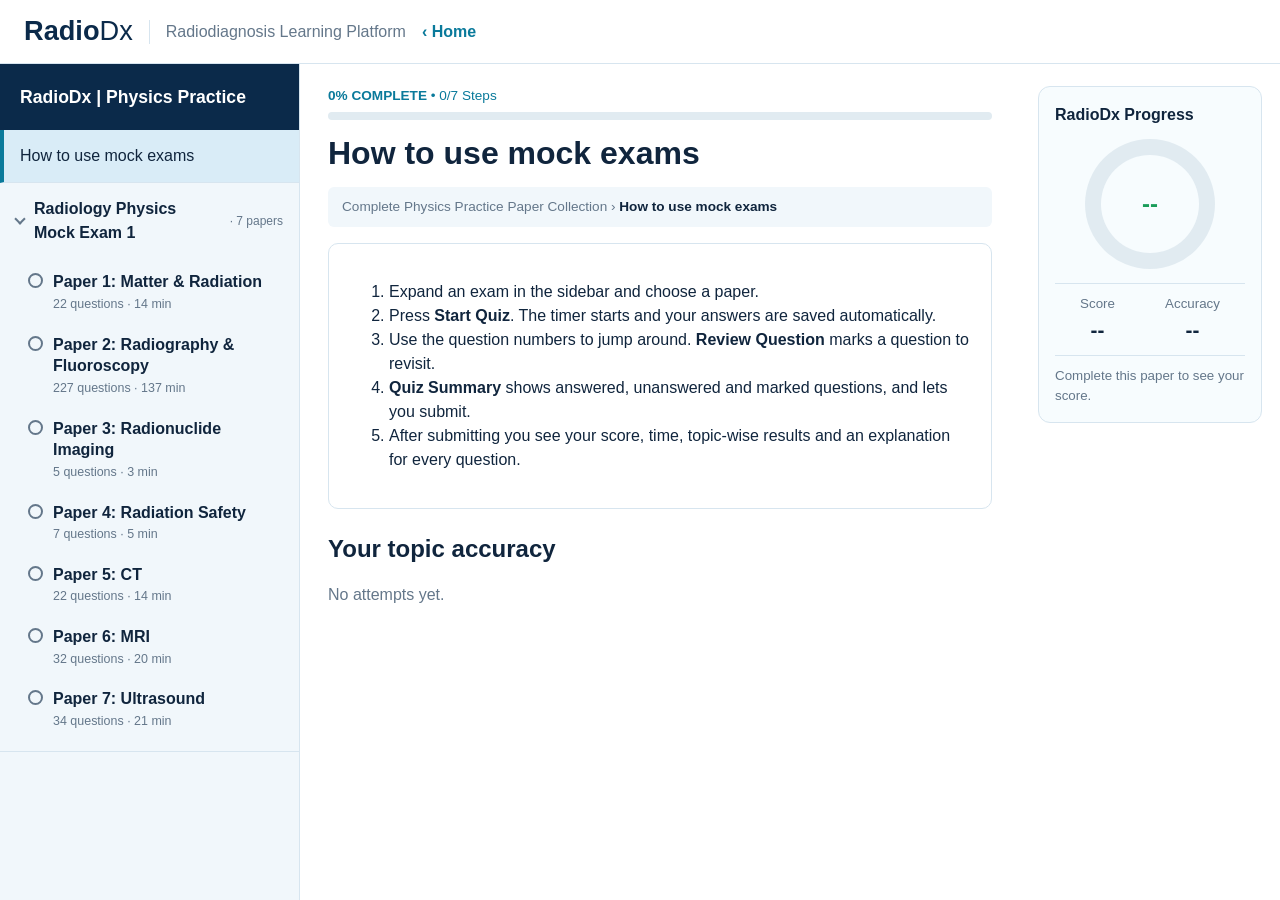
<file: mock-test/index.html>
<!DOCTYPE html>
<html lang="en">
<head>
<meta charset="UTF-8">
<meta name="viewport" content="width=device-width, initial-scale=1">
<title>Physics Practice | RadioDx Academy</title>
<link rel="stylesheet" href="mock.css">
</head>
<body>
<div class="topbar"><a class="logo" href="../index.html"><b>Radio</b>Dx</a><span class="tag">Radiodiagnosis Learning Platform</span><a class="home" href="../index.html">&lsaquo; Home</a><button id="menu" class="menu">&#9776; Papers</button></div>
<div class="layout">
  <aside id="nav"></aside>
  <section class="main"><div id="prog"></div><div id="main"><p>Loading...</p></div></section>
  <aside id="side"></aside>
</div>
<script src="mock-data.js"></script>
<script src="mock.js"></script>
</body>
</html>
</file>
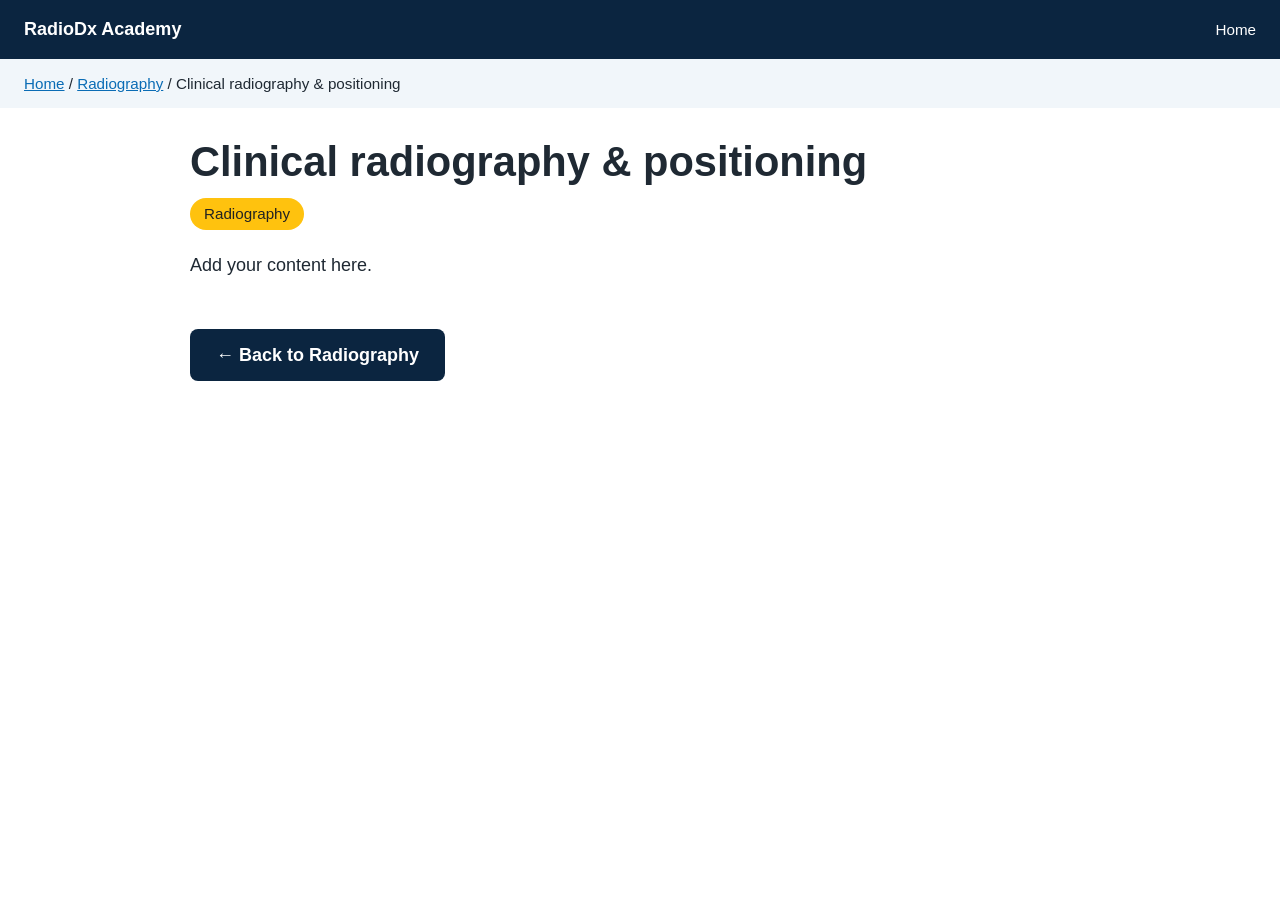
<file: clinical-radiography-positioning.html>
<!DOCTYPE html>
<html lang="en">
<head>
<meta charset="UTF-8">
<meta name="viewport" content="width=device-width, initial-scale=1">
<title>Clinical radiography &amp; positioning | RadioDx Academy</title>
<link rel="stylesheet" href="css/radiography.css">
<link rel="stylesheet" href="css/topic-pages.css">
</head>
<body>
<header><b>RadioDx Academy</b><nav><a href="index.html">Home</a></nav></header>
<div class="crumb"><a href="index.html">Home</a> / <a href="Radiography.html">Radiography</a> / Clinical radiography &amp; positioning</div>
<main>
<h1>Clinical radiography &amp; positioning</h1>
<span class="tag">Radiography</span>
<p>Add your content here.</p>
<a class="back" href="Radiography.html">&larr; Back to Radiography</a>
</main>
</body>
</html>
</file>
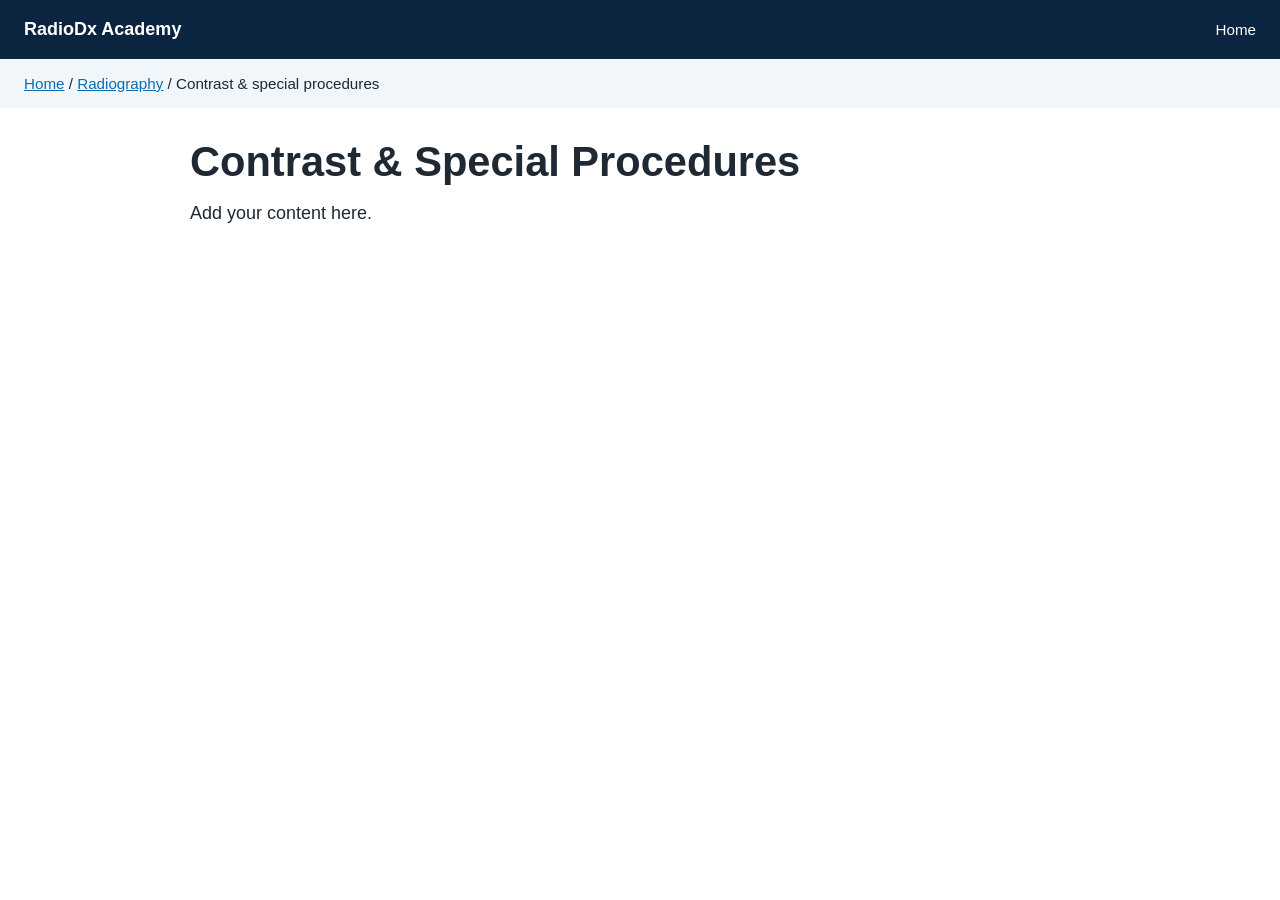
<file: contrast-special-procedures.html>
<!DOCTYPE html>
<html lang="en">
<head>
<meta charset="UTF-8">
<meta name="viewport" content="width=device-width, initial-scale=1">
<title>Contrast &amp; Special Procedures</title>
<link rel="stylesheet" href="css/radiography.css">
<link rel="stylesheet" href="css/topic-pages.css">
</head>
<body>
<header><b>RadioDx Academy</b><nav><a href="index.html">Home</a></nav></header>
<div class="crumb"><a href="index.html">Home</a> / <a href="Radiography.html">Radiography</a> / Contrast &amp; special procedures</div>
<main>
<h1>Contrast &amp; Special Procedures</h1>
<p>Add your content here.</p>
</main>
</body>
</html>
</file>
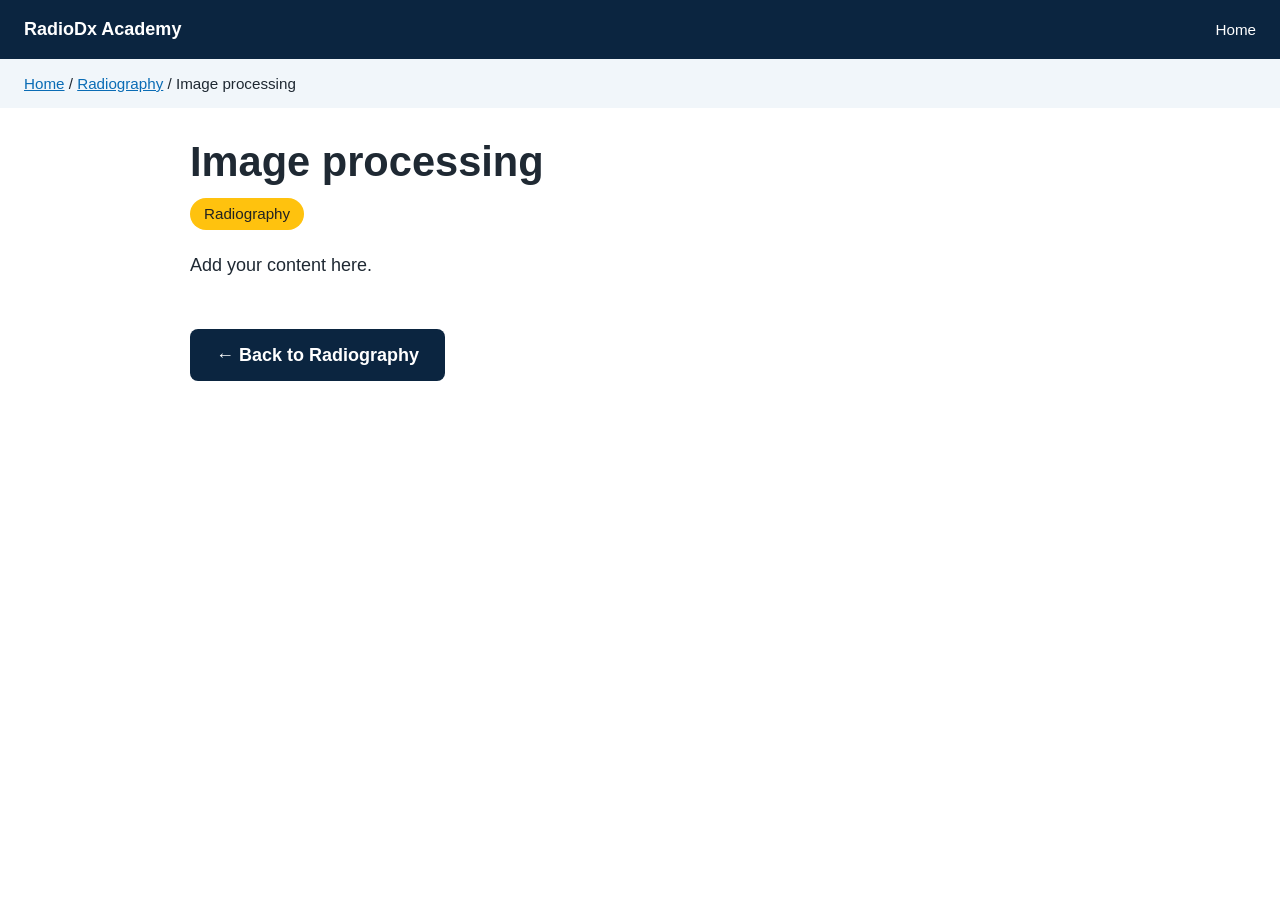
<file: image-processing.html>
<!DOCTYPE html>
<html lang="en">
<head>
<meta charset="UTF-8">
<meta name="viewport" content="width=device-width, initial-scale=1">
<title>Image processing | RadioDx Academy</title>
<link rel="stylesheet" href="css/radiography.css">
<link rel="stylesheet" href="css/topic-pages.css">
</head>
<body>
<header><b>RadioDx Academy</b><nav><a href="index.html">Home</a></nav></header>
<div class="crumb"><a href="index.html">Home</a> / <a href="Radiography.html">Radiography</a> / Image processing</div>
<main>
<h1>Image processing</h1>
<span class="tag">Radiography</span>
<p>Add your content here.</p>
<a class="back" href="Radiography.html">&larr; Back to Radiography</a>
</main>
</body>
</html>
</file>
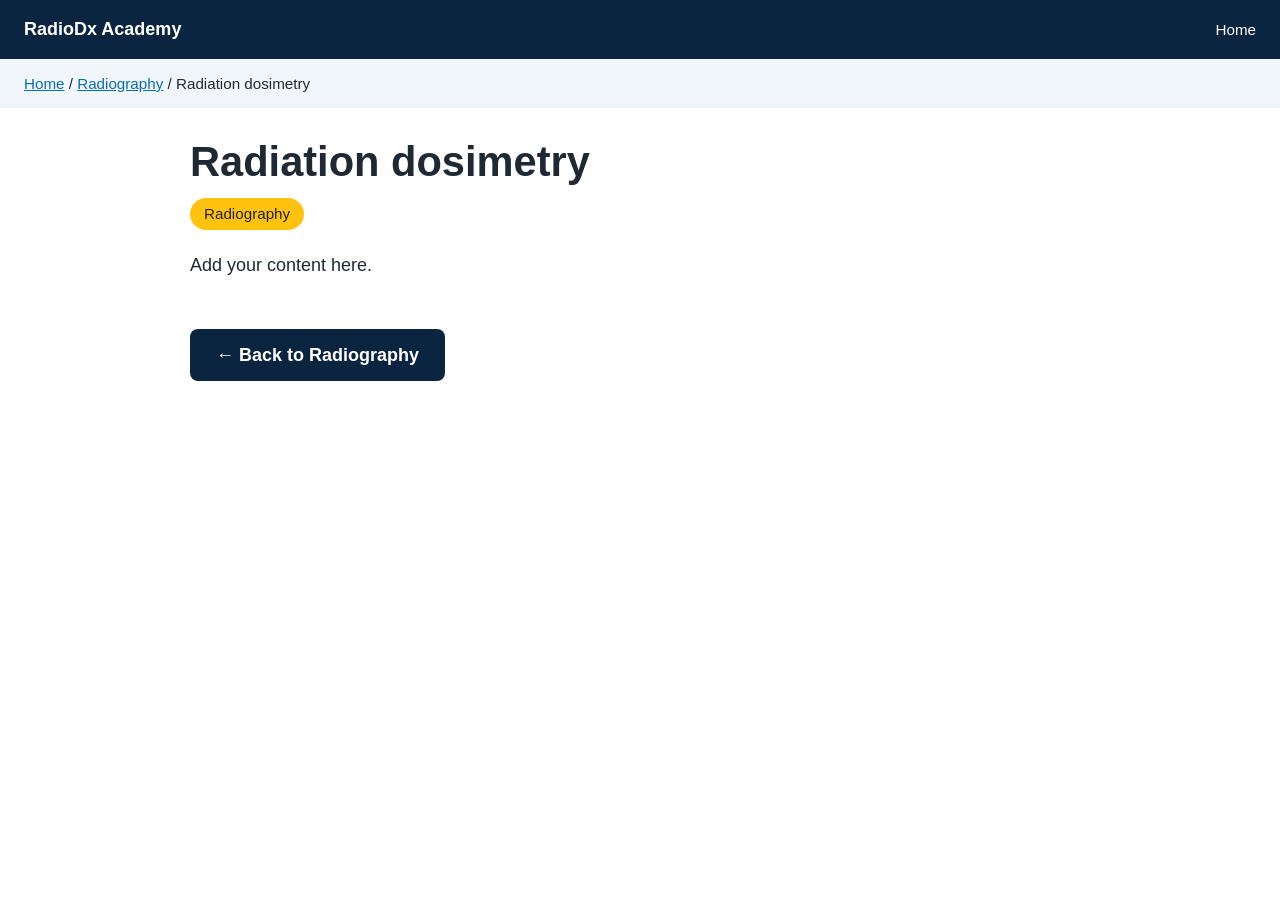
<file: radiation-dosimetry.html>
<!DOCTYPE html>
<html lang="en">
<head>
<meta charset="UTF-8">
<meta name="viewport" content="width=device-width, initial-scale=1">
<title>Radiation dosimetry | RadioDx Academy</title>
<link rel="stylesheet" href="css/radiography.css">
<link rel="stylesheet" href="css/topic-pages.css">
</head>
<body>
<header><b>RadioDx Academy</b><nav><a href="index.html">Home</a></nav></header>
<div class="crumb"><a href="index.html">Home</a> / <a href="Radiography.html">Radiography</a> / Radiation dosimetry</div>
<main>
<h1>Radiation dosimetry</h1>
<span class="tag">Radiography</span>
<p>Add your content here.</p>
<a class="back" href="Radiography.html">&larr; Back to Radiography</a>
</main>
</body>
</html>
</file>
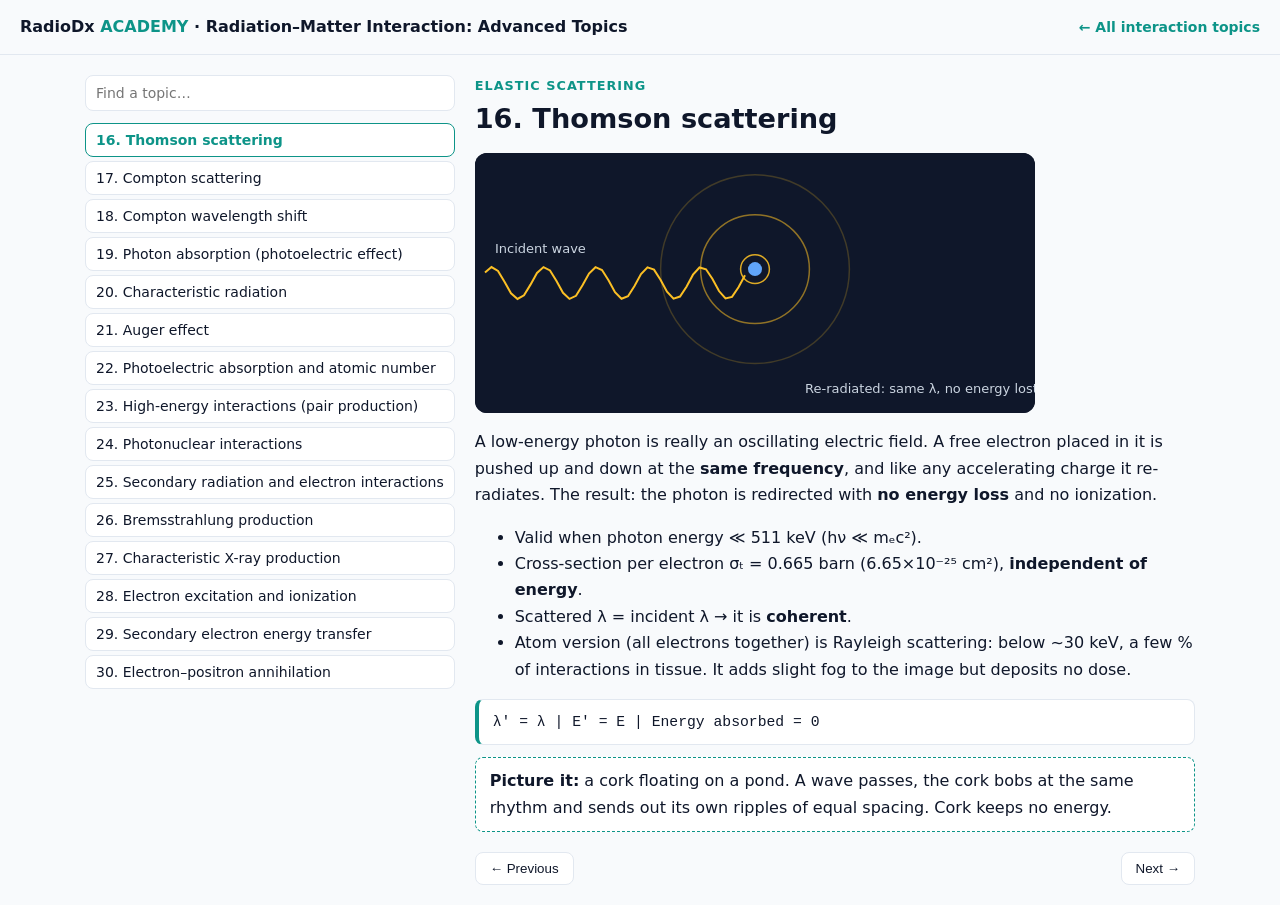
<file: radiation-matter-advanced.html>
<!DOCTYPE html>
<html lang="en"><head><meta charset="UTF-8"><meta name="viewport" content="width=device-width,initial-scale=1">
<title>Radiation–Matter Interaction: Advanced Topics | RadioDx Academy</title>
<style>
:root{--bg:#f8fafc;--tx:#0f172a;--mu:#475569;--cd:#fff;--bd:#e2e8f0;--ac:#0d9488}
@media(prefers-color-scheme:dark){:root{--bg:#0b1220;--tx:#e2e8f0;--mu:#94a3b8;--cd:#111a2e;--bd:#223049;--ac:#2dd4bf}}
*{box-sizing:border-box}body{margin:0;font:16px/1.65 system-ui,sans-serif;background:var(--bg);color:var(--tx)}
header{display:flex;align-items:center;justify-content:space-between;gap:14px;padding:14px 20px;border-bottom:1px solid var(--bd);font-weight:700}header span{color:var(--ac)}header a{color:var(--ac);font-size:14px;text-decoration:none}
.wrap{display:flex;gap:20px;max-width:1150px;margin:auto;padding:20px}
nav{flex:0 0 250px;display:flex;flex-direction:column;gap:4px}
nav input[type=search]{width:100%;margin-bottom:8px;padding:9px 10px;border:1px solid var(--bd);border-radius:8px;background:var(--cd);color:var(--tx);font:14px system-ui}
nav input[type=search]:focus-visible{outline:2px solid var(--ac);outline-offset:2px}
nav button{text-align:left;padding:8px 10px;border:1px solid var(--bd);background:var(--cd);color:var(--tx);border-radius:8px;cursor:pointer;font:14px system-ui}
nav button.on{border-color:var(--ac);color:var(--ac);font-weight:600}
#empty{margin:4px 0;color:var(--mu);font-size:14px}
main{flex:1;min-width:0}h1{margin:0 0 4px;font-size:1.7rem}.tag{color:var(--ac);font-size:.8rem;font-weight:700;letter-spacing:.08em}
canvas{width:100%;max-width:560px;height:auto;border-radius:12px;display:block;margin:12px 0 6px;background:#0f172a}
.ctl{display:none;gap:16px;flex-wrap:wrap;font-size:14px;color:var(--mu);margin-bottom:8px}.ctl input{vertical-align:middle}
.f{background:var(--cd);border:1px solid var(--bd);border-left:4px solid var(--ac);padding:10px 14px;border-radius:8px;margin:12px 0;font-family:ui-monospace,monospace;font-size:.92rem;overflow-x:auto}
.pic{background:var(--cd);border:1px dashed var(--ac);padding:10px 14px;border-radius:8px;margin:12px 0}
table{border-collapse:collapse;font-size:.9rem;margin:10px 0}td,th{border:1px solid var(--bd);padding:4px 10px}
.pg{display:flex;justify-content:space-between;margin-top:20px}.pg button{padding:8px 14px;border-radius:8px;border:1px solid var(--bd);background:var(--cd);color:var(--tx);cursor:pointer}.pg button:disabled{cursor:default;opacity:.55}
@media(max-width:800px){.wrap{flex-direction:column}nav{flex:none;flex-direction:row;flex-wrap:wrap;overflow-x:auto}nav input[type=search]{flex:1 0 100%}nav button{white-space:nowrap}}
</style></head><body>
<header><div>RadioDx <span>ACADEMY</span> · Radiation–Matter Interaction: Advanced Topics</div><a href="radiation-matter-interaction.html">← All interaction topics</a></header>
<div class="wrap"><div><nav id="nav"><input id="find" type="search" placeholder="Find a topic…" autocomplete="off"></nav><p id="empty" hidden>No matching topics.</p></div><main>
<div class="tag" id="tg"></div><h1 id="ti"></h1>
<canvas id="cv" width="560" height="260"></canvas>
<div class="ctl" id="ctl"><label>Scatter angle θ <input id="th" type="range" min="0" max="180" value="90"> <b id="thv">90°</b></label><label>Photon energy <input id="en" type="range" min="10" max="2000" value="100"> <b id="env">100 keV</b></label></div>
<div id="bd"></div><div class="pg"><button id="pv">← Previous</button><button id="nx">Next →</button></div>
</main></div>
<script src="js/radiation-matter-interaction-data.js"></script>
<script>
const T=[
{n:'Thomson scattering',g:'ELASTIC SCATTERING',v:'thomson',h:`<p>A low-energy photon is really an oscillating electric field. A free electron placed in it is pushed up and down at the <b>same frequency</b>, and like any accelerating charge it re-radiates. The result: the photon is redirected with <b>no energy loss</b> and no ionization.</p><ul><li>Valid when photon energy ≪ 511 keV (hν ≪ mₑc²).</li><li>Cross-section per electron σₜ = 0.665 barn (6.65×10⁻²⁵ cm²), <b>independent of energy</b>.</li><li>Scattered λ = incident λ → it is <b>coherent</b>.</li><li>Atom version (all electrons together) is Rayleigh scattering: below ~30 keV, a few % of interactions in tissue. It adds slight fog to the image but deposits no dose.</li></ul><div class="f">λ′ = λ   |   E′ = E   |   Energy absorbed = 0</div><div class="pic"><b>Picture it:</b> a cork floating on a pond. A wave passes, the cork bobs at the same rhythm and sends out its own ripples of equal spacing. Cork keeps no energy.</div>`},
{n:'Compton scattering',g:'INCOHERENT SCATTERING',v:'compton',h:`<p>The photon hits a <b>loosely bound outer-shell electron</b> (binding energy ≪ photon energy, so it acts as if free). The photon is deflected and loses energy; the electron is ejected as a <b>recoil (Compton) electron</b>. The atom is left ionized.</p><div class="f">E′ = E / [1 + (E/511 keV)(1 − cosθ)]<br>Eₑ = E − E′</div><ul><li>θ = 0°: no loss. θ = 180° (backscatter): maximum loss.</li><li>Example: 100 keV at 90° → E′ = 83.6 keV, electron gets 16.4 keV. At 180°: E′ = 71.9 keV.</li><li>Probability ∝ electron density, <b>independent of Z</b>. Per gram it is almost the same for all tissue (hydrogen is ~2× higher).</li><li>Falls slowly with energy (~1/E). Dominates soft tissue from ~30 keV to ~30 MeV.</li><li>Clinically: scatter fogs images (use grids) and is the main source of staff exposure.</li></ul><div class="pic"><b>Picture it:</b> a billiard ball (photon) strikes a stationary ball (electron). Both fly off, sharing the energy. Use the sliders above.</div>`},
{n:'Compton wavelength shift',g:'COMPTON SCATTERING',v:'compton',h:`<p>Compton's 1923 result: the scattered photon has a <b>longer wavelength</b>, and the increase depends only on the angle, not on the incident energy.</p><div class="f">Δλ = λ′ − λ = (h/mₑc)(1 − cosθ)<br>h/mₑc = 2.43 pm = 0.0243 Å (Compton wavelength)</div><ul><li>Maximum shift 2 × 2.43 = 4.86 pm at 180°.</li><li>Photon wavelength: λ(pm) = 1240 / E(keV). A 100 keV photon is 12.4 pm, so a 90° shift of 2.43 pm is a 20% change. A 10 MeV photon (0.124 pm) changes enormously in relative terms.</li><li>This shift is why the effect only becomes visible at short wavelength (X-rays); in visible light, λ ≈ 500 nm, so it is negligible.</li><li>Classical (Thomson) theory predicts <b>no</b> shift, so this proved the particle nature of light.</li></ul><div class="pic"><b>Picture it:</b> drag the θ slider and watch the scattered wave stretch. The bigger the angle, the more stretched.</div>`},
{n:'Photon absorption (photoelectric effect)',g:'PHOTON ABSORPTION',v:'pe',h:`<p>The photon is <b>completely absorbed</b> by an <b>inner-shell</b> electron (usually K). The electron leaves as a <b>photoelectron</b>. Photon disappears.</p><div class="f">Eₖₑ(photoelectron) = hν − E_binding<br>Requires hν ≥ E_binding</div><ul><li>Most likely when hν is <b>just above</b> the binding energy. Probability drops sharply as E rises (∝ 1/E³).</li><li><b>Absorption edge:</b> just at E = binding energy the probability jumps up. K-edges: iodine 33.2 keV, barium 37.4 keV, lead 88 keV.</li><li>The atom is left with a vacancy, which leads to characteristic X-rays or Auger electrons.</li><li>All photon energy is absorbed in the patient: high dose but great contrast. No scatter is produced.</li></ul><div class="pic"><b>Picture it:</b> the photon is a coin that must pay exactly the "exit fee" (binding energy); any extra becomes the electron's speed.</div>`},
{n:'Characteristic radiation',g:'AFTER ABSORPTION',v:'char',h:`<p>When an outer electron drops into the inner-shell vacancy, the energy difference is emitted as a photon. Because each element has unique shell energies, the photon is a <b>fingerprint</b> of that element.</p><div class="f">E(Kα) = E_binding(K) − E_binding(L)</div><ul><li>Tungsten: K binding 69.5 keV, Kα ≈ 59 keV, Kβ ≈ 67 keV.</li><li>Compare: L→K = Kα, M→K = Kβ; Kβ is always more energetic.</li><li><b>Fluorescent yield</b> (chance of photon vs Auger) rises with Z: ~0 for tissue, ~0.88 iodine, ~0.96 lead.</li><li>In tissue it is nearly never emitted; in lead aprons and detectors (CsI, Gd₂O₂S) it is a real effect.</li></ul><div class="pic"><b>Picture it:</b> a vacancy in the K shell is a vacant ground-floor seat; someone from the L floor jumps down and the "ticket price" is released as light.</div>`},
{n:'Auger effect',g:'AFTER ABSORPTION',v:'auger',h:`<p>An alternative to characteristic emission. The energy released when an outer electron fills the vacancy is passed <b>directly to another outer electron</b>, which is ejected: the <b>Auger electron</b>.</p><div class="f">E(Auger, KLL) ≈ E_K − 2·E_L</div><ul><li>Dominant in low-Z atoms (Z &lt; ~30), including all body tissue elements.</li><li>Auger electrons are very low energy (eV to a few keV): absorbed within nanometres–micrometres. No photon escapes.</li><li>The atom ends up <b>doubly ionized</b>.</li><li>Auger emitters (I-125, In-111) are used in targeted therapy because they damage DNA only at very short range.</li></ul><div class="pic"><b>Picture it:</b> the falling electron does not shout (photon); it hands the energy sideways to a neighbour who is thrown out.</div>`},
{n:'Photoelectric absorption and atomic number',g:'Z DEPENDENCE',v:'pe',h:`<p>The photoelectric effect depends very strongly on atomic number, which is why radiography has <b>contrast</b>.</p><div class="f">τ/ρ ∝ Z³ / E³   (per unit mass, approx.)</div><table><tr><th>Material</th><th>Z (effective)</th></tr><tr><td>Fat</td><td>6.3</td></tr><tr><td>Soft tissue</td><td>7.4</td></tr><tr><td>Bone</td><td>13.8</td></tr><tr><td>Iodine</td><td>53</td></tr><tr><td>Barium</td><td>56</td></tr><tr><td>Lead</td><td>82</td></tr></table><ul><li>Bone/soft tissue: (13.8/7.4)³ ≈ <b>6.5×</b> more absorption per gram. Iodine vs soft tissue: ≈ 370×.</li><li>Doubling the kVp reduces absorption ~8× (1/E³): contrast falls, dose falls.</li><li>Low kVp for mammography and contrast studies; high kVp for chest (reduces bone contrast).</li><li>Choosing a contrast agent: put its K-edge just below the beam's mean energy.</li></ul>`},
{n:'High-energy interactions (pair production)',g:'HIGH-ENERGY INTERACTIONS',v:'pair',h:`<p>A photon passing close to a nucleus can convert into matter: an <b>electron–positron pair</b>. Mass-energy of each is 0.511 MeV.</p><div class="f">Threshold: hν ≥ 2mₑc² = 1.022 MeV<br>KE(e⁻) + KE(e⁺) = hν − 1.022 MeV</div><ul><li>Probability ∝ Z² and increases with energy.</li><li><b>Triplet production</b> (in the field of an electron): threshold 2.044 MeV, much rarer.</li><li>Dominates above ~10 MeV in high-Z materials (~30 MeV in water/tissue).</li><li>Not relevant to diagnostic X-ray (max 150 kVp), but important in radiotherapy (linac) and PET physics (reverse process).</li><li>The positron slows and annihilates (see last topic).</li></ul><div class="pic"><b>Picture it:</b> energy → mass, E = mc² read backwards. The nucleus acts as a catalyst and takes tiny recoil.</div>`},
{n:'Photonuclear interactions',g:'HIGH-ENERGY INTERACTIONS',v:'nuc',h:`<p>A very high energy photon is absorbed by the <b>nucleus</b> itself, which ejects a nucleon: <b>photodisintegration</b>, mainly (γ,n).</p><div class="f">ᴬ₂X + γ → ᴬ⁻¹₂X + n    (hν ≥ threshold)</div><ul><li>Threshold ≈ 7–10 MeV for most nuclei (low: ⁹Be 1.7 MeV, ²H 2.2 MeV).</li><li>Peak (Giant Dipole Resonance) at ~10–25 MeV.</li><li>Cross-section is small compared with pair production, but the <b>neutrons</b> are penetrating and the residual nucleus is often radioactive.</li><li>Practical issue: linacs of ≥ 10 MV need neutron shielding in doors (polyethylene, borated) and activation of components.</li></ul>`},
{n:'Secondary radiation and electron interactions',g:'SECONDARY RADIATION',v:'ion',h:`<p>Photons are <b>indirectly ionizing</b>: they release charged particles, and those do the damage.</p><table><tr><th>Primary event</th><th>Secondary products</th></tr><tr><td>Rayleigh</td><td>Scattered photon only</td></tr><tr><td>Photoelectric</td><td>Photoelectron, characteristic X-ray / Auger</td></tr><tr><td>Compton</td><td>Recoil electron, scattered photon</td></tr><tr><td>Pair production</td><td>e⁻, e⁺ (then 2 × 511 keV photons)</td></tr><tr><td>Photonuclear</td><td>Neutron, activation products</td></tr></table><p>Fast electrons lose energy by <b>collisional</b> processes (excitation, ionization) and <b>radiative</b> processes (bremsstrahlung). At diagnostic energies, almost all energy is collisional and deposited locally.</p>`},
{n:'Bremsstrahlung production',g:'ELECTRON INTERACTIONS',v:'brems',h:`<p>"Braking radiation". A fast electron passing close to a nucleus is attracted and <b>deflected</b>. The change in motion radiates an X-ray photon.</p><ul><li>Photon may take anything from ~0 up to all of the electron's KE: <b>continuous spectrum</b>, E<sub>max</sub> = kVp.</li><li>Closer approach → bigger deflection → more energetic photon (rare).</li><li>Radiative yield ≈ 9×10⁻⁹ · Z · V(kV)… ⇒ roughly 1% at 100 kVp for tungsten (Z=74); about <b>99% becomes heat</b>.</li><li>Intensity ∝ Z (target) so tungsten is chosen. Emission is ∝ 1/m²: strong for electrons, negligible for protons.</li><li>Filtration removes low-E photons, raising the mean energy.</li></ul><div class="f">Efficiency ≈ 9×10⁻⁷ · Z · kVp  (kVp in kV, expressed as a fraction)</div>`},
{n:'Characteristic X-ray production',g:'ELECTRON INTERACTIONS',v:'char',h:`<p>The incident electron (in the tube) ejects an inner-shell electron of a target atom; the vacancy then yields characteristic radiation exactly like the photoelectric aftermath.</p><ul><li>Needs electron KE ≥ K binding energy: for tungsten, <b>kVp &gt; 69.5</b>. Below this, no K lines appear.</li><li>Appear as <b>sharp peaks</b> on top of the continuous brems spectrum.</li><li>Tungsten Kα 59 / Kβ 67 keV. Molybdenum 17.5/19.6 keV and rhodium 20.2/22.7 keV are used in mammography.</li><li>Tungsten L-lines (8–12 keV) are absorbed by the tube window and filter.</li><li>Changing mA changes the amount; changing kVp changes both amount and (above threshold) the lines; line energies never change.</li></ul>`},
{n:'Electron excitation and ionization',g:'ELECTRON INTERACTIONS',v:'exc',h:`<p>Most electron–atom collisions are with <b>orbital electrons</b>, not nuclei.</p><ul><li><b>Excitation:</b> an electron is raised to a higher shell and falls back: energy goes out as heat, IR or visible light (the basis of scintillators and screens).</li><li><b>Ionization:</b> the electron is stripped away completely. Ionization energy of tissue atoms ~10–25 eV; air needs W = 33.97 eV per ion pair.</li><li>The ejected electron, if energetic, is a <b>delta ray</b> and makes its own track.</li><li>At diagnostic energies >99% of tube energy ends up as heat; the leftover is brems and characteristic X-rays.</li><li>Electron energy loss per length (stopping power) rises as electrons slow: the Bragg peak-like end of track is why dose is deposited locally.</li></ul>`},
{n:'Secondary electron energy transfer',g:'ELECTRON INTERACTIONS',v:'compton',h:`<p>How much of the photon's energy is handed to electrons (which deposit it as dose) depends on photon energy and the interaction.</p><div class="f">T = E − E′     T<sub>max</sub> = E · 2α/(1+2α),  α = E/511 keV</div><table><tr><th>Photon E</th><th>Mean fraction to Compton electron</th></tr><tr><td>100 keV</td><td>0.14</td></tr><tr><td>1 MeV</td><td>0.44</td></tr><tr><td>10 MeV</td><td>0.68</td></tr></table><ul><li>Low energy: most energy stays with the <b>scattered photon</b> and leaves the patient (little dose, much scatter).</li><li>Photoelectric: all energy (less binding) goes to electron.</li><li>Maximum transfer: head-on collision (photon back-scattered 180°, electron forward).</li><li>Electron range at keV energies is micrometres to mm (local deposit); at MeV, cm (build-up region in radiotherapy).</li></ul><div class="pic"><b>Picture it:</b> set the energy slider to 1500 keV, θ to 180°, and compare the electron energy to 100 keV.</div>`},
{n:'Electron–positron annihilation',g:'HIGH-ENERGY INTERACTIONS',v:'ann',h:`<p>A positron slows by collisions, then meets an electron (often forming short-lived <b>positronium</b>). Both masses are converted to energy.</p><div class="f">e⁻ + e⁺ → γ(511 keV) + γ(511 keV)</div><ul><li>Photons leave <b>back to back (180°)</b>, from conservation of momentum, each with 511 keV (the rest energy mₑc²).</li><li>Total 1.022 MeV: exactly the pair-production threshold, the reverse reaction.</li><li><b>Basis of PET:</b> detectors register two 511 keV photons in coincidence, defining a line of response.</li><li>Positron range (F-18 ≈ 0.6 mm mean) and photon non-collinearity (~0.5°) limit spatial resolution.</li><li>Radiation safety: 511 keV photons from F-18 need heavier shielding than Tc-99m (140 keV).</li></ul>`}
];
const find=document.getElementById('find'),empty=document.getElementById('empty');
const advancedTopics=window.radiationMatterAdvancedTopics;
const topicNumberOffset=window.radiationMatterTopics.length;
const cv=document.getElementById('cv'),x=cv.getContext('2d');let cur=0,tm=0;
const th=document.getElementById('th'),en=document.getElementById('en');
function C(a,b,r,f,s){x.beginPath();x.arc(a,b,r,0,7);if(f){x.fillStyle=f;x.fill()}if(s){x.strokeStyle=s;x.lineWidth=1.5;x.stroke()}}
function L(a,b,c,d,s,w){x.beginPath();x.moveTo(a,b);x.lineTo(c,d);x.strokeStyle=s;x.lineWidth=w||2;x.stroke()}
function W(x0,y0,x1,y1,A,k,col,ph){const l=Math.hypot(x1-x0,y1-y0);if(l<2)return;const ux=(x1-x0)/l,uy=(y1-y0)/l;x.beginPath();for(let i=0;i<=40;i++){const s=i/40*l,o=A*Math.sin(k*s-ph);const px=x0+ux*s-uy*o,py=y0+uy*s+ux*o;i?x.lineTo(px,py):x.moveTo(px,py)}x.strokeStyle=col;x.lineWidth=2;x.stroke()}
function Tx(s,a,b,c){x.fillStyle=c||'#cbd5e1';x.font='13px system-ui';x.fillText(s,a,b)}
const Y='#fbbf24',B='#60a5fa',G='#94a3b8',R='#f87171';
const sc={
thomson(){const o=14*Math.sin(tm*10);W(10,130,270,130,16,.12,Y,tm*8);for(let i=0;i<3;i++){const r=(tm*50+i*40)%120;x.globalAlpha=1-r/120;C(280,130+o,r,0,Y);x.globalAlpha=1}C(280,130+o,7,B);Tx('Incident wave',20,100);Tx('Re-radiated: same λ, no energy lost',330,240);},
compton(){const t=+th.value*Math.PI/180,E=+en.value,E2=E/(1+E/511*(1-Math.cos(t))),p=(tm%4)/4;
const ph=Math.atan2(E2*Math.sin(t),E-E2*Math.cos(t));
if(p<.5){const px=20+p/.5*260;W(Math.max(px-80,10),130,px,130,10,.3,Y,tm*9);C(280,130,7,B)}else{const q=(p-.5)/.5,d=q*230,ux=Math.cos(t),uy=-Math.sin(t);
W(280+ux*Math.max(d-90,0),130+uy*Math.max(d-90,0),280+ux*d,130+uy*d,10,.3*E2/E,Y,tm*9);
C(280+Math.cos(ph)*q*170,130+Math.sin(ph)*q*170,7,B);}
Tx('E = '+E+' keV   θ = '+th.value+'°',14,24);Tx("Scattered E′ = "+E2.toFixed(1)+' keV',14,44,Y);Tx('Electron Eₑ = '+(E-E2).toFixed(1)+' keV',14,64,B);Tx('Δλ = '+(2.43*(1-Math.cos(t))).toFixed(2)+' pm  (λ′/λ = '+(E/E2).toFixed(2)+')',14,84);
document.getElementById('thv').textContent=th.value+'°';document.getElementById('env').textContent=E+' keV';},
atom(m){const a=tm*2,ph=tm%6,cx=280,cy=130;C(cx,cy,9,R);C(cx,cy,28,0,'#334155');C(cx,cy,58,0,'#334155');C(cx,cy,92,0,'#334155');
const kp=i=>[cx+28*Math.cos(a+i*Math.PI),cy+28*Math.sin(a+i*Math.PI)];const lp=i=>[cx+58*Math.cos(a*.7+i*1.57),cy+58*Math.sin(a*.7+i*1.57)];
const mode=m;
if(mode=='exc'||mode=='ion'){const ex=40+ph/1.5*200;
if(ph<1.5){C(Math.min(ex,240),130+(mode=='ion'?0:50),6,B);} else if(mode=='exc'){C(240+(ph-1.5)*80,180,6,B);}
for(let i=0;i<4;i++){if(i==0&&ph>1.5){if(mode=='exc'){const r=ph<4?92:58;C(cx+r*Math.cos(a*.7),cy+r*Math.sin(a*.7),5,B);if(ph>4&&ph<5.2)W(cx,cy-60,cx+(ph-4)*100,cy-120,5,.4,'#fb923c',tm*9)}else{const d=(ph-1.5)*70;C(cx+60+d,cy-30-d*.5,5,B);continue}}else{const[p,q]=lp(i);C(p,q,5,B)}}
for(let i=0;i<2;i++){const[p,q]=kp(i);C(p,q,5,B)}
Tx(mode=='exc'?'Excitation: shell electron jumps up, falls back → heat / light':'Ionization: electron ejected (delta ray), atom charged',14,24);return}
if(ph<1.5){const px=30+ph/1.5*(cx-28-30);W(Math.max(px-70,10),cy,px,cy,9,.3,Y,tm*9)}
for(let i=0;i<4;i++){if(ph>3.2&&ph<4.2&&i==0)continue;const[p,q]=lp(i);if(ph>=4.2&&mode=='auger'&&i==1){C(p+(ph-4.2)*90,q+(ph-4.2)*50,5,G);continue}C(p,q,5,B)}
const k0=kp(0),k1=kp(1);C(k1[0],k1[1],5,B);
if(ph<1.5)C(k0[0],k0[1],5,B);else{const d=ph-1.5;C(k0[0]+d*110,k0[1]-d*50,5,'#34d399');if(ph<3.5)C(k0[0],k0[1],6,0,Y);else C(k0[0],k0[1],5,B)}
if(ph>=4.2&&mode=='char'){const d=(ph-4.2)*110;W(cx,cy,cx-d,cy-d*.8,6,.4,'#fb923c',tm*9)}
Tx(ph<1.5?'1. Photon hits K electron':ph<3?'2. Photoelectron ejected, K vacancy':ph<4.2?'3. L electron drops into K':(mode=='char'?'4. Characteristic X-ray emitted':mode=='auger'?'4. Energy ejects Auger electron':'4. Atom awaits next event'),14,24);},
pe(){sc.atom('pe')},char(){sc.atom('char')},auger(){sc.atom('auger')},exc(){sc.atom('exc')},ion(){sc.atom('ion')},
brems(){const s=(tm%4)/4,P=u=>[(1-u)*(1-u)*20+2*(1-u)*u*280+u*u*540,(1-u)*(1-u)*70+2*(1-u)*u*230+u*u*90];
x.beginPath();for(let i=0;i<=40;i++){const[a,b]=P(i/40);i?x.lineTo(a,b):x.moveTo(a,b)}x.strokeStyle='#334155';x.lineWidth=1;x.stroke();
C(280,185,10,R);Tx('Nucleus (+)',245,215);const[a,b]=P(s);C(a,b,s>.5?5:8,s>.5?'#93c5fd':B);
if(s>.5){const d=(s-.5)*400;W(280,150,280+d*.8,150-d*.6,7,.3,Y,tm*9)}
Tx('Electron decelerated → X-ray photon (energy = KE lost)',14,24)},
pair(){const ph=tm%5;if(ph<1.5){const px=20+ph/1.5*250;W(Math.max(px-80,10),130,px,130,10,.25,Y,tm*9)}
C(280,130,10,R);if(ph>=1.5){const d=(ph-1.5)*70;C(280+d*1.2,130-d*.7,6,B);C(280+d*1.2,130+d*.7,6,'#f472b6');Tx('e⁻',280+d*1.2+8,130-d*.7);Tx('e⁺',280+d*1.2+8,130+d*.7+12,'#f472b6')}Tx('Photon ≥ 1.022 MeV → e⁻ + e⁺ near nucleus',14,24)},
nuc(){const ph=tm%5;if(ph<1.5){const px=20+ph/1.5*230;W(Math.max(px-80,10),130,px,130,10,.25,Y,tm*9)}
const j=ph>1.5&&ph<2.2?3*Math.sin(tm*40):0;C(280+j,130,18,R);C(272+j,125,6,G);C(290+j,136,6,'#fca5a5');if(ph>=1.5){const d=(ph-1.5)*80;C(300+d,125-d*.3,6,G);Tx('neutron',300+d,112-d*.3)}Tx('High-energy photon absorbed by nucleus → (γ,n)',14,24)},
ann(){const ph=tm%4;const d=ph<1.5?(1-ph/1.5)*200:0;if(ph<1.5){C(280-d,130,7,B);C(280+d,130,7,'#f472b6')}else{const q=(ph-1.5)*120;x.globalAlpha=Math.max(0,1-(ph-1.5)*1.5);C(280,130,22,Y);x.globalAlpha=1;W(280,130,280-q,130,8,.35,Y,tm*9);W(280,130,280+q,130,8,.35,Y,tm*9);Tx('511 keV',280-q-10,115);Tx('511 keV',280+q-20,115)}Tx('e⁻ + e⁺ → two photons, 180° apart',14,24)}
};
function draw(){tm+=.016;x.fillStyle='#0f172a';x.fillRect(0,0,560,260);sc[T[cur].v]();requestAnimationFrame(draw)}
function show(i){cur=(i+T.length)%T.length;const t=T[cur],topic=advancedTopics[cur],number=cur+topicNumberOffset+1;tg.textContent=t.g;ti.textContent=number+'. '+t.n;bd.innerHTML=t.h;
ctl.style.display=t.v=='compton'?'flex':'none';tm=0;nav.querySelectorAll('button').forEach((b,j)=>b.classList.toggle('on',j==cur));history.replaceState(null,'','?topic='+encodeURIComponent(topic.id));document.title=t.n+' | Radiation–Matter Interaction | RadioDx Academy';nx.disabled=cur===T.length-1;scrollTo(0,0)}
T.forEach((t,i)=>{const plainNumber=String(i+topicNumberOffset+1),number=plainNumber.padStart(2,'0'),topic=advancedTopics[i],b=document.createElement('button');b.textContent=number+'. '+t.n;b.dataset.topic=topic.id;b.dataset.search=[plainNumber,number,'#'+plainNumber,'#'+number,'topic '+plainNumber,'topic '+number,t.n,t.g,topic.keywords,t.h.replace(/<[^>]*>/g,' ')].join(' ').toLocaleLowerCase();b.onclick=()=>show(i);nav.appendChild(b)});
find.addEventListener('input',()=>{const query=find.value.trim().toLocaleLowerCase();let visible=0;nav.querySelectorAll('button').forEach(b=>{b.hidden=!b.dataset.search.includes(query);if(!b.hidden)visible++});empty.hidden=visible>0});
pv.onclick=()=>{if(cur===0){const lastTopic=window.radiationMatterTopics[window.radiationMatterTopics.length-1];window.location.href='radiation-matter-interaction.html?topic='+encodeURIComponent(lastTopic.id)}else{show(cur-1)}};
nx.onclick=()=>{if(cur<T.length-1)show(cur+1)};
const requestedTopic=new URLSearchParams(window.location.search).get('topic');
const requestedIndex=advancedTopics.findIndex(topic=>topic.id===requestedTopic);
show(requestedIndex<0?0:requestedIndex);draw();
</script></body></html>
</file>
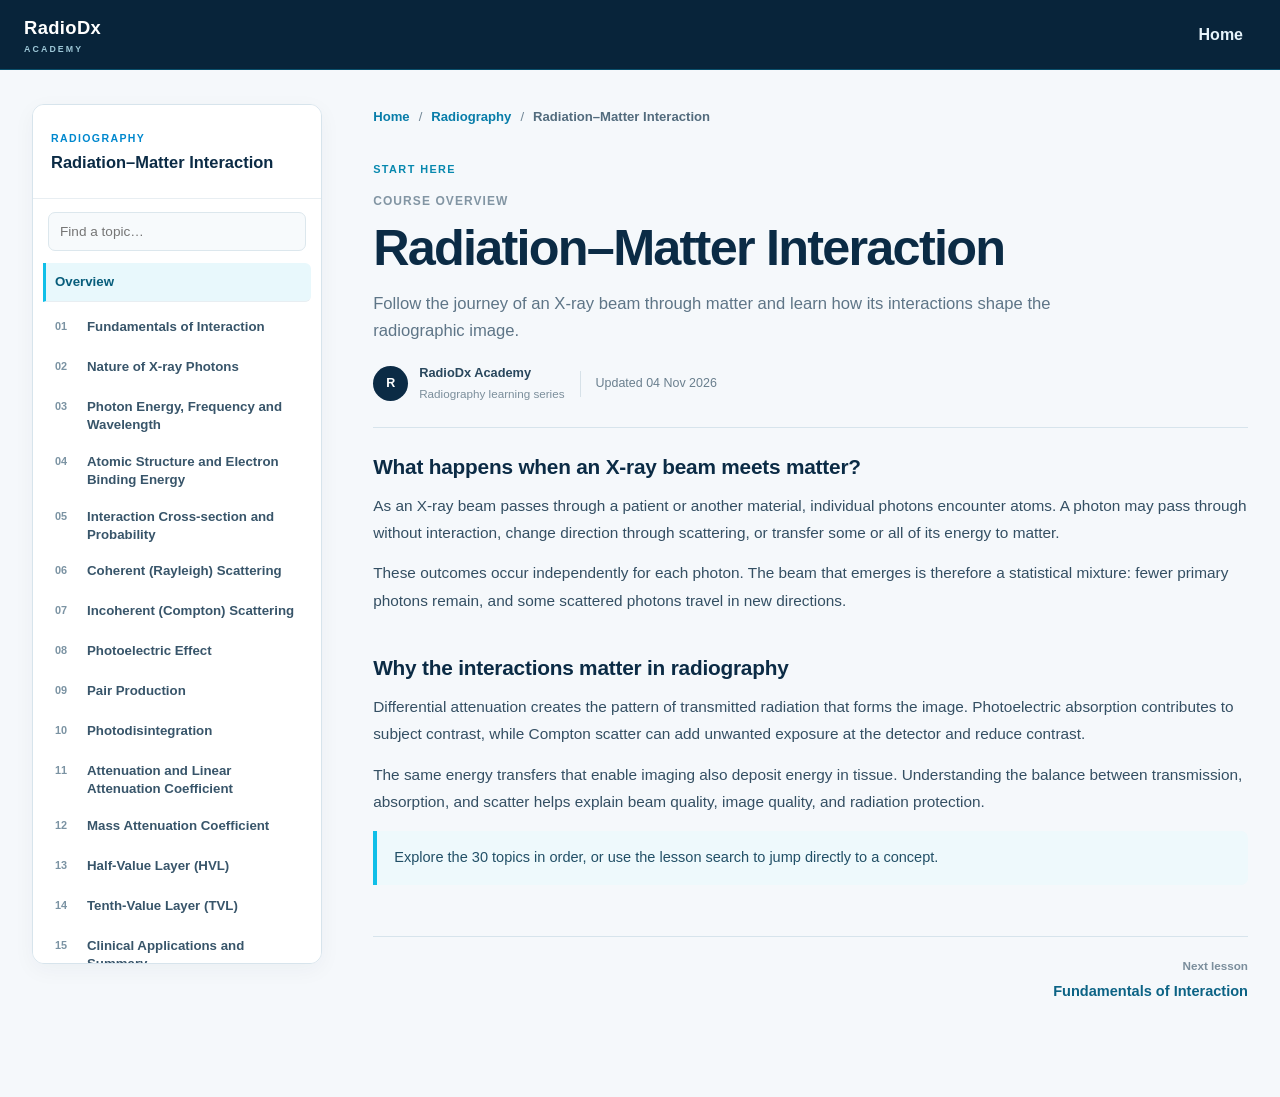
<file: radiation-matter-interaction.html>
<!DOCTYPE html>
<html lang="en">
<head>
  <meta charset="UTF-8">
  <meta name="viewport" content="width=device-width, initial-scale=1">
  <meta name="description" content="A structured guide to radiation–matter interaction for radiography students.">
  <title>Radiation–Matter Interaction | RadioDx Academy</title>
  <link rel="stylesheet" href="css/topic-pages.css">
  <link rel="stylesheet" href="css/radiation-matter-interaction.css">
</head>
<body class="topic-page interaction-library">
  <header class="site-header lesson-header">
    <a class="site-brand" href="index.html">RadioDx <span>ACADEMY</span></a>
    <nav aria-label="Main navigation"><a href="index.html">Home</a></nav>
  </header>

  <main class="lesson-shell">
    <details class="lesson-sidebar" id="lesson-sidebar" open>
      <summary class="sidebar-heading">
        <span class="sidebar-heading-copy">
          <span class="eyebrow">RADIOGRAPHY</span>
          <span class="sidebar-title">Radiation–Matter Interaction</span>
        </span>
        <span class="sidebar-toggle" aria-hidden="true"></span>
      </summary>
      <div class="sidebar-content">
        <label class="sidebar-search">
          <span class="visually-hidden">Search lesson topics</span>
          <input id="sidebar-search" type="search" placeholder="Find a topic…" autocomplete="off">
        </label>
        <nav class="lesson-navigation" id="lesson-navigation" aria-label="Lesson topics"></nav>
        <p class="sidebar-empty" id="sidebar-empty" hidden>No matching topics.</p>
        <a class="sidebar-back" href="Radiography.html">← Back to Radiography</a>
      </div>
    </details>

    <article class="lesson-article" id="lesson-article" aria-live="polite">
      <nav class="breadcrumbs" id="lesson-breadcrumbs" aria-label="Breadcrumb"></nav>
      <header class="article-header">
        <p class="eyebrow" id="article-category">RADIATION PHYSICS</p>
        <p class="article-number" id="article-number"></p>
        <h1 id="article-title">Fundamentals of Interaction</h1>
        <p class="article-deck" id="article-description"></p>
        <div class="article-meta">
          <span class="author-avatar" aria-hidden="true">R</span>
          <span><strong>RadioDx Academy</strong><span>Radiography learning series</span></span>
          <span class="meta-divider" aria-hidden="true"></span>
          <span>Updated 04 Nov 2026</span>
        </div>
      </header>

      <div class="article-body" id="article-body"></div>
      <nav class="lesson-pager" id="lesson-pager" aria-label="Lesson navigation"></nav>
    </article>
  </main>
  <script src="js/radiation-matter-interaction-data.js"></script>
  <script src="js/radiation-matter-interaction.js"></script>
</body>
</html>
</file>
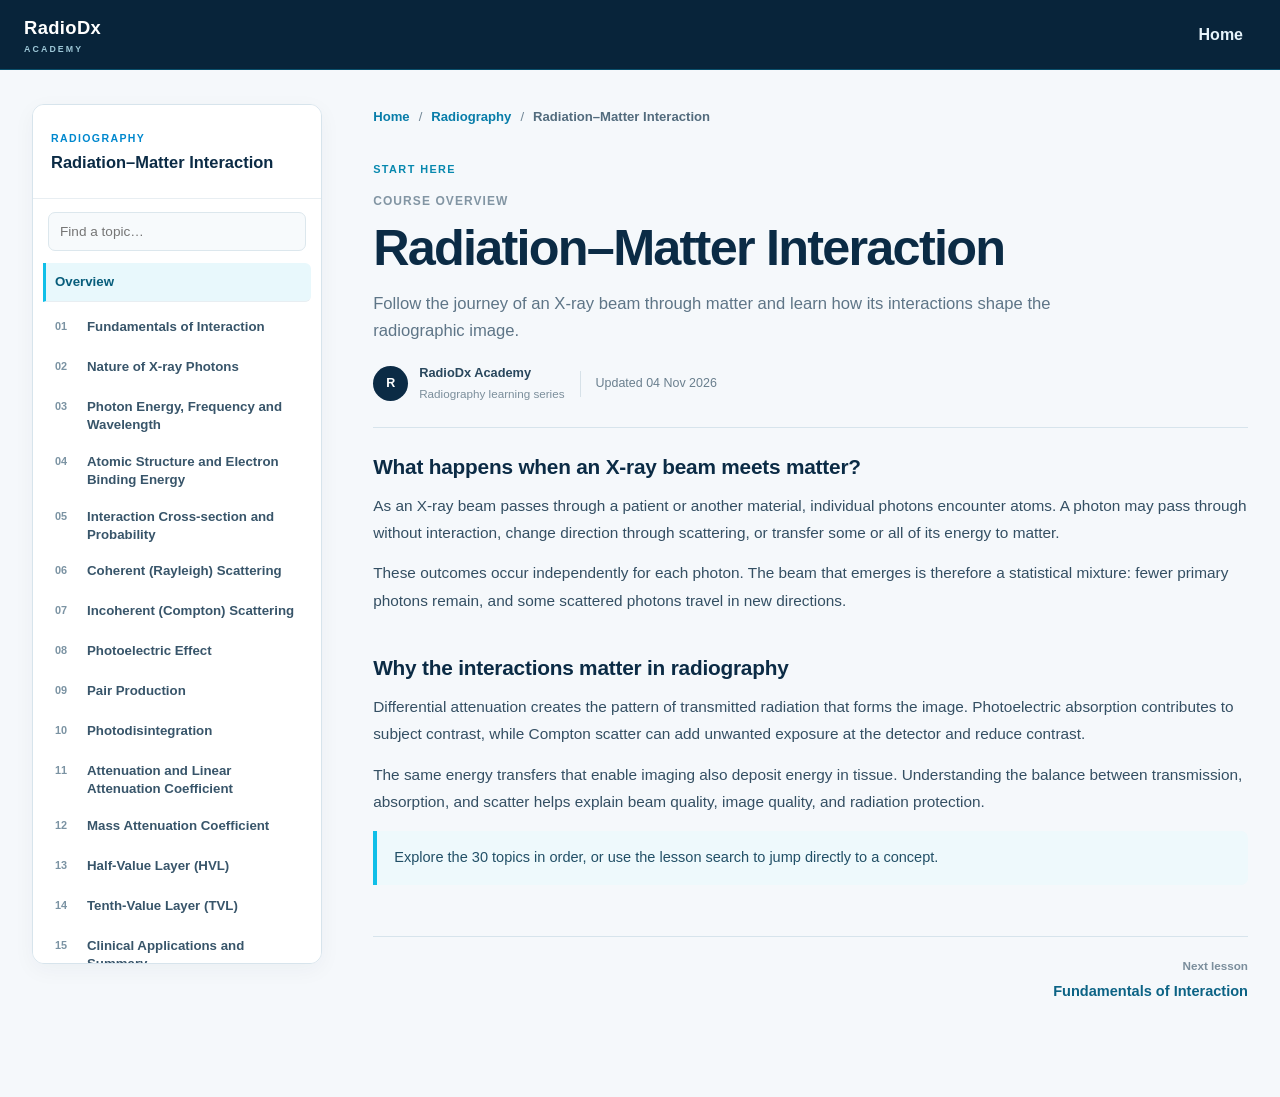
<file: radiation-matter-lesson.html>
<!DOCTYPE html>
<html lang="en">
<head>
  <meta charset="UTF-8">
  <meta name="viewport" content="width=device-width, initial-scale=1">
  <meta http-equiv="refresh" content="0; url=radiation-matter-interaction.html">
  <title>Opening lesson | RadioDx Academy</title>
</head>
<body>
  <p>This lesson has moved. <a id="lesson-link" href="radiation-matter-interaction.html">Continue to Radiation–Matter Interaction</a>.</p>
  <script>
    const destination = new URL("radiation-matter-interaction.html", window.location.href);
    const topic = new URLSearchParams(window.location.search).get("topic");
    if (topic) {
      destination.searchParams.set("topic", topic);
    }
    document.getElementById("lesson-link").href = destination.href;
    window.location.replace(destination.href);
  </script>
</body>
</html>
</file>
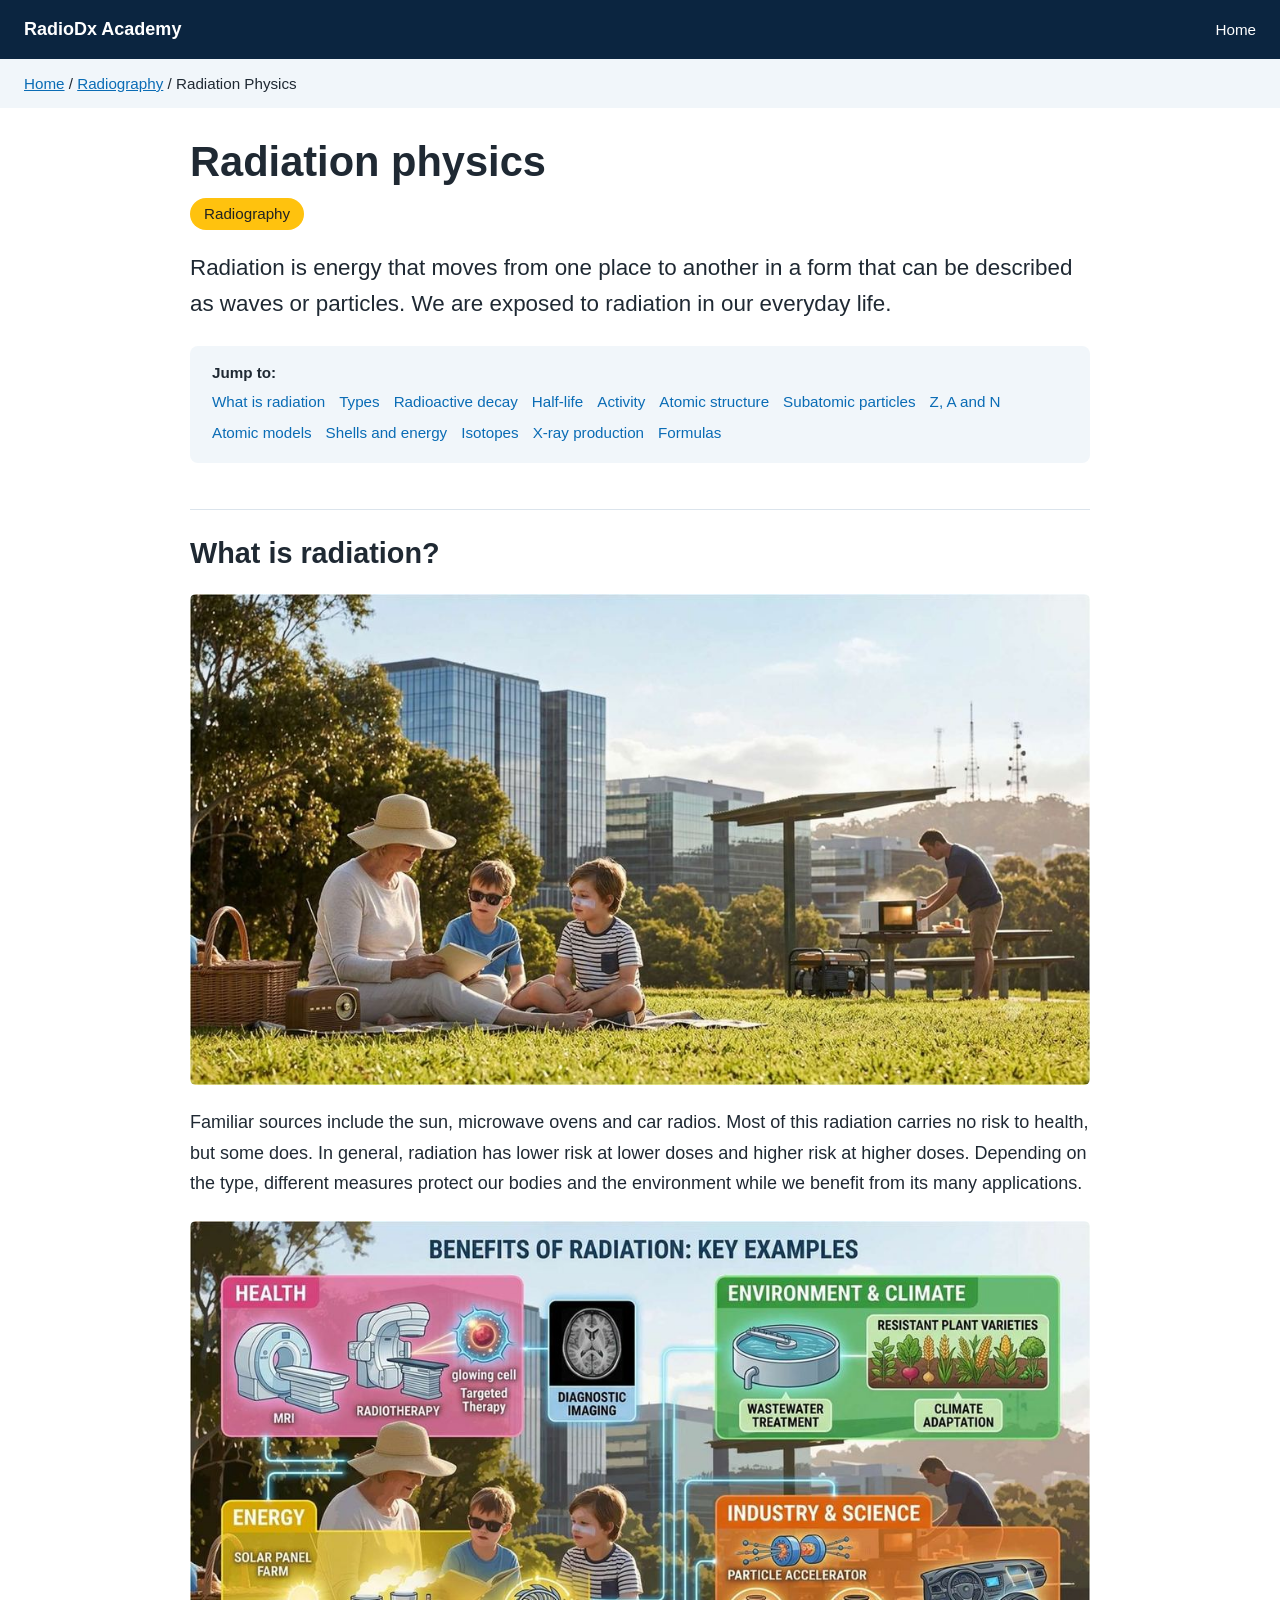
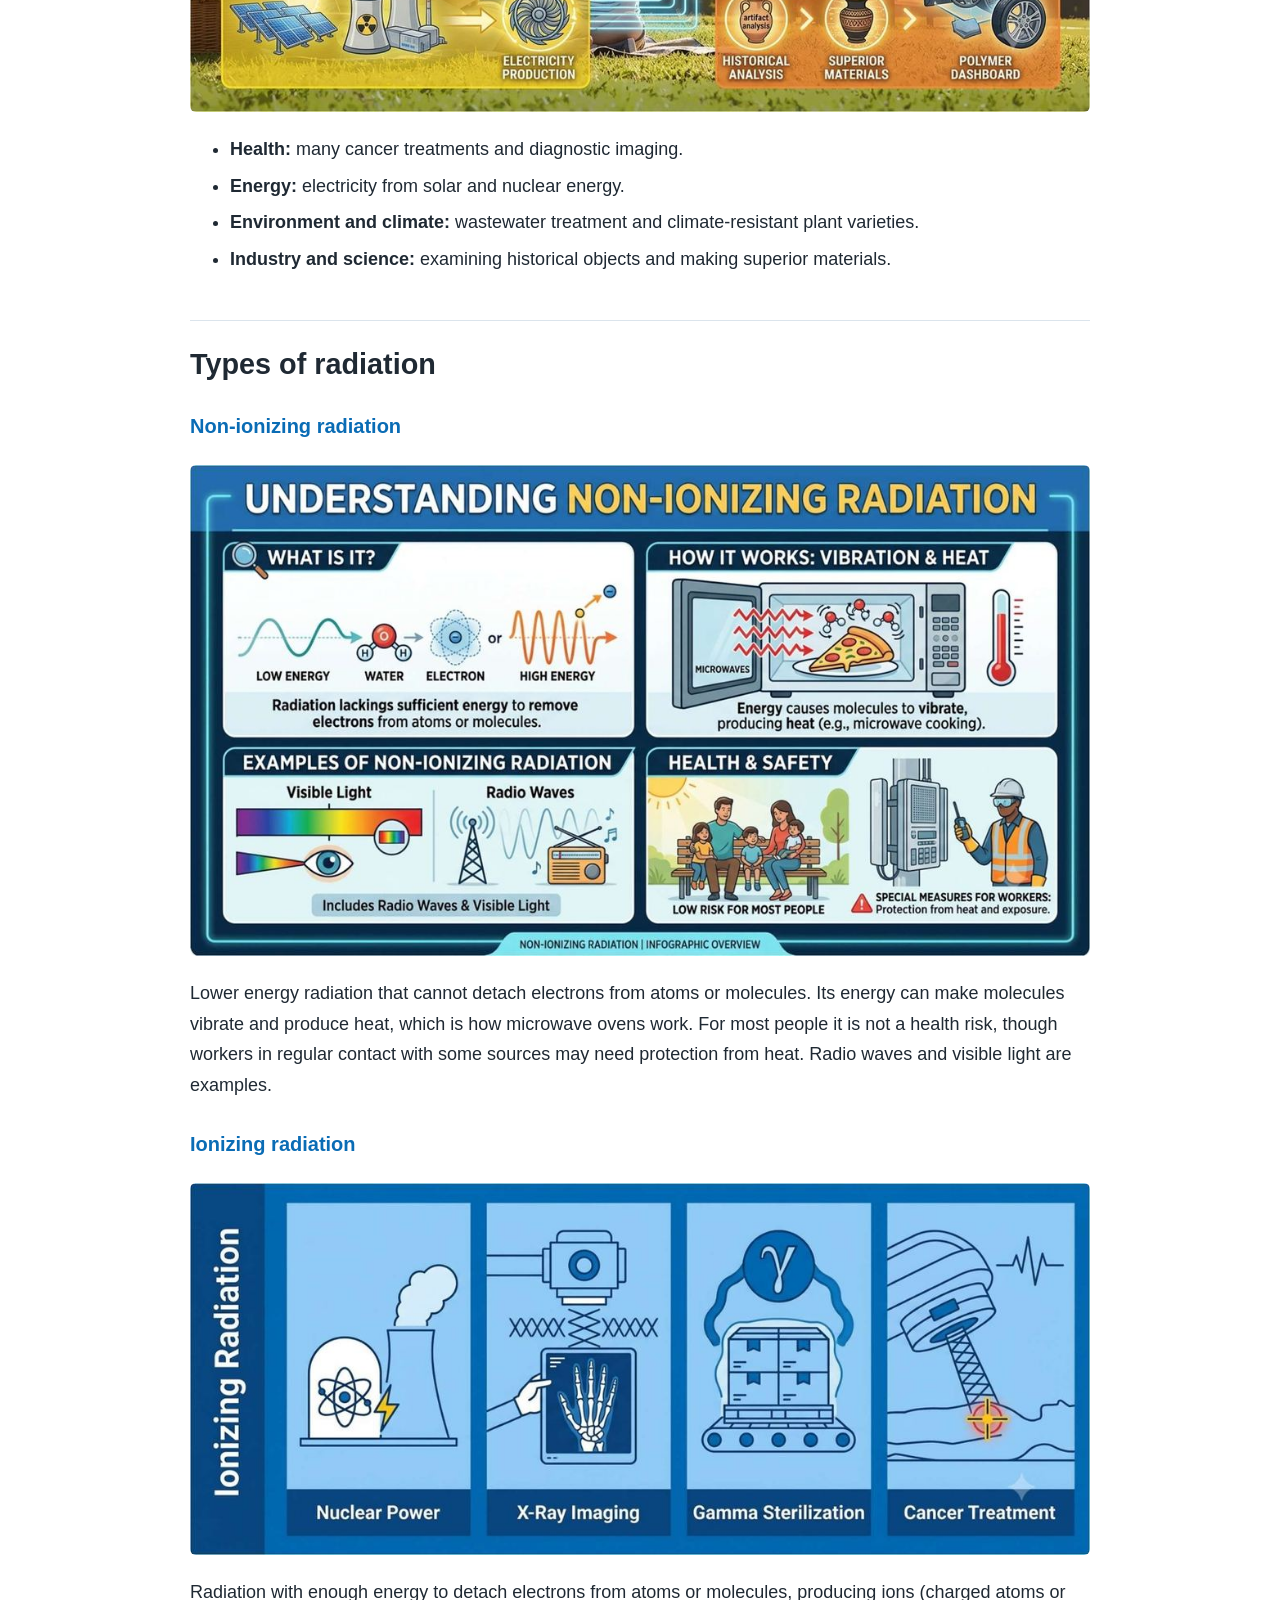
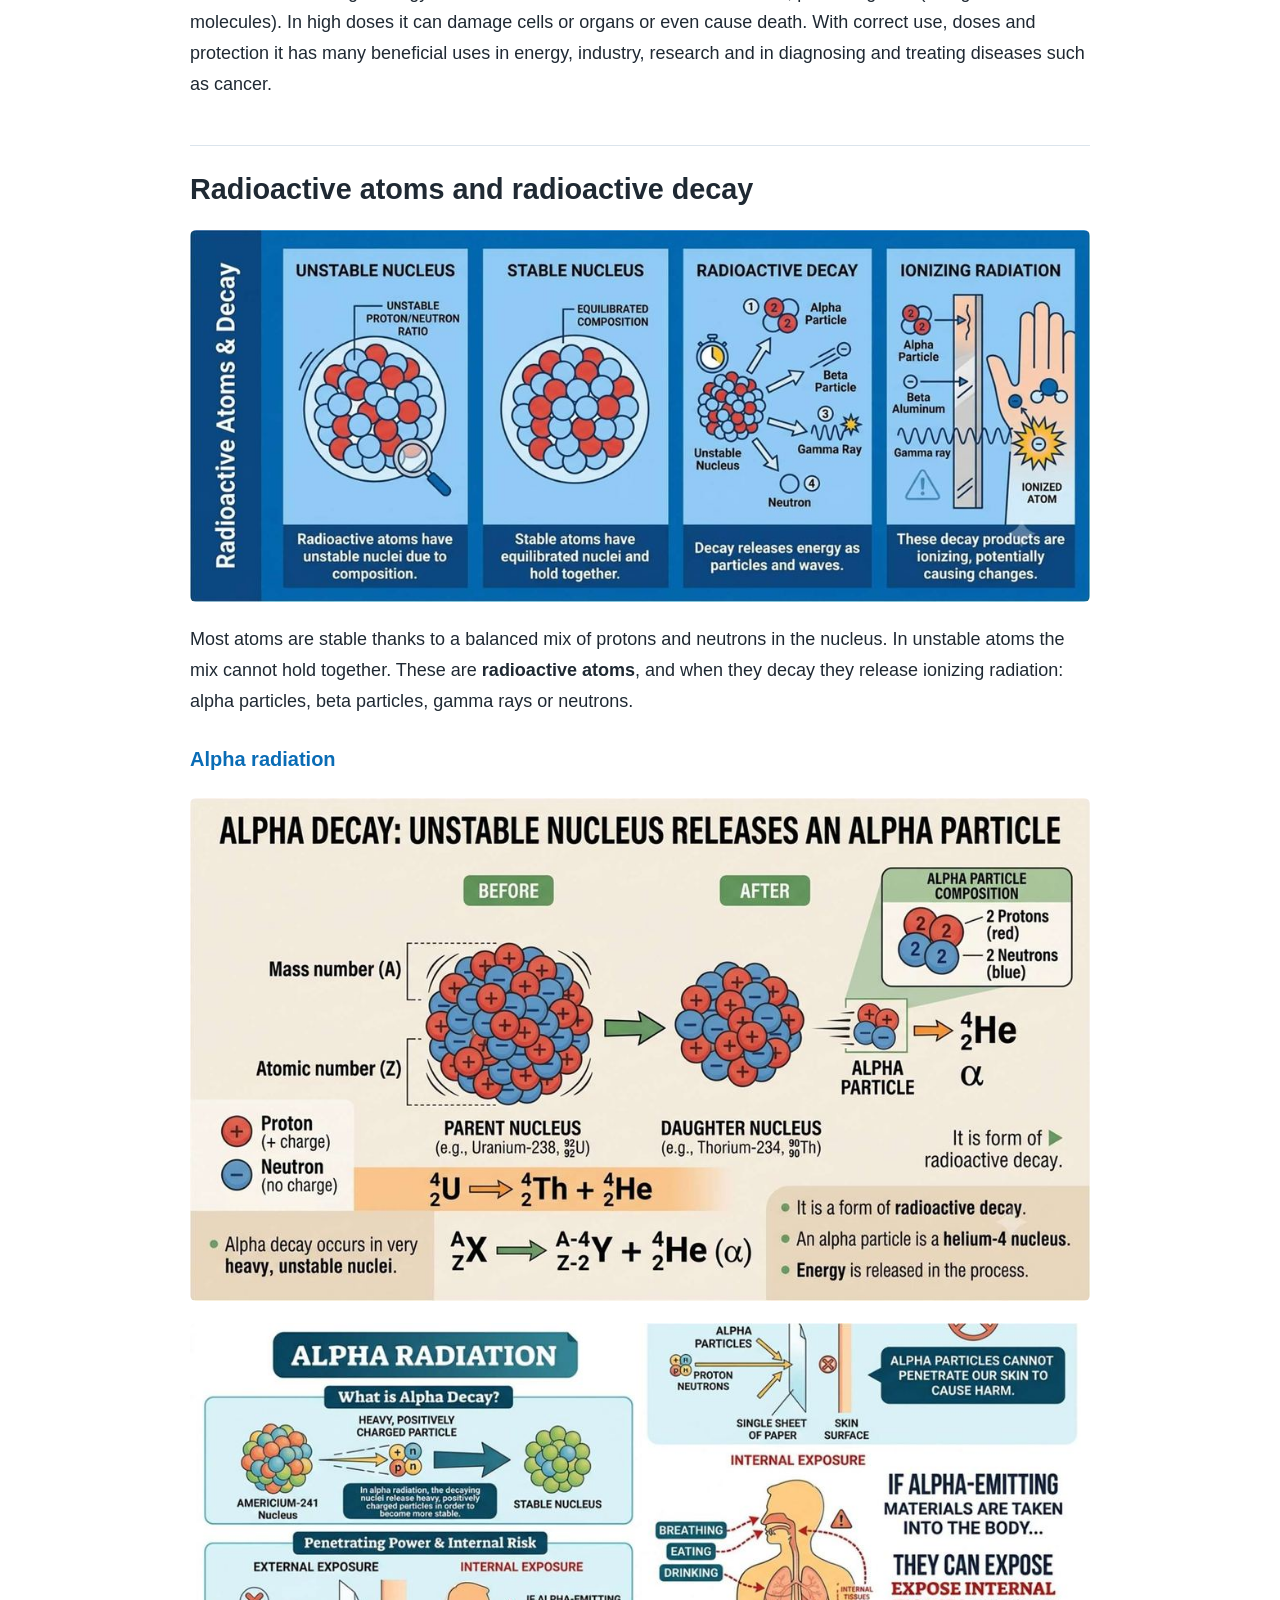
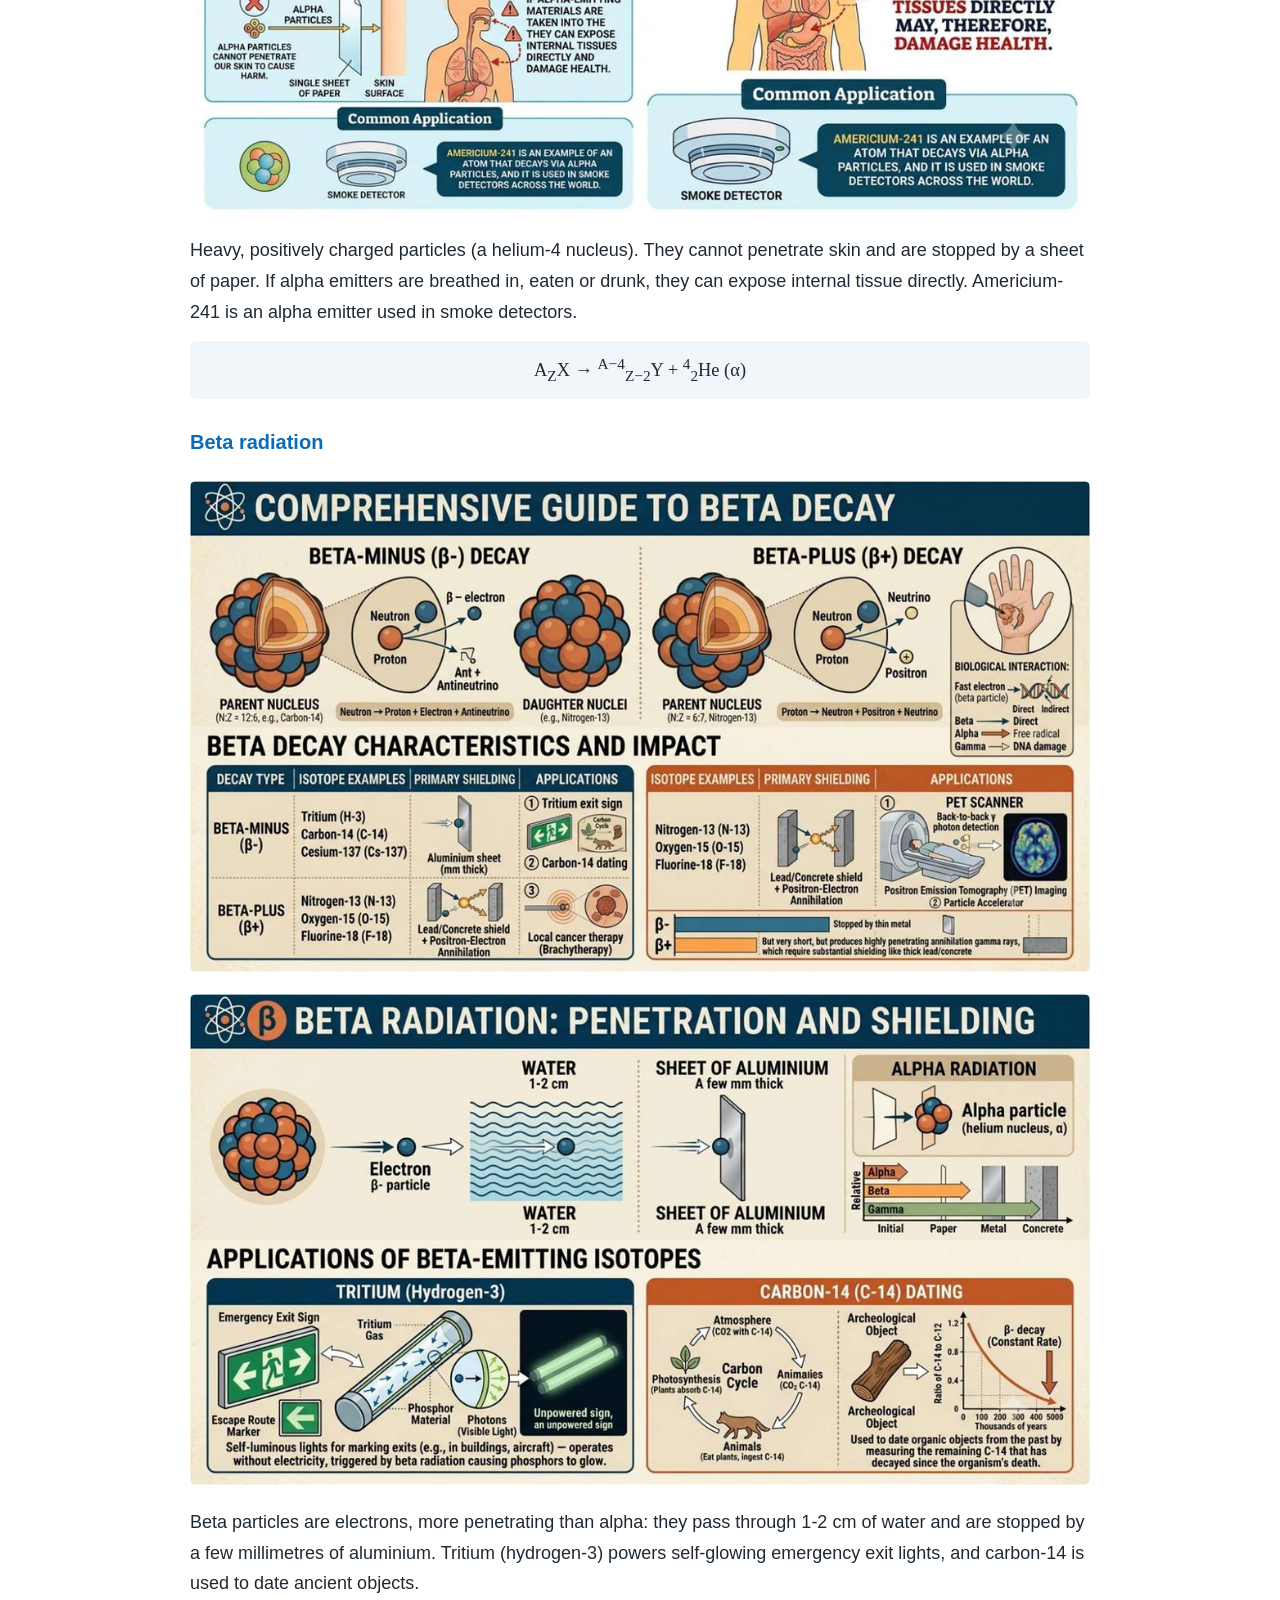
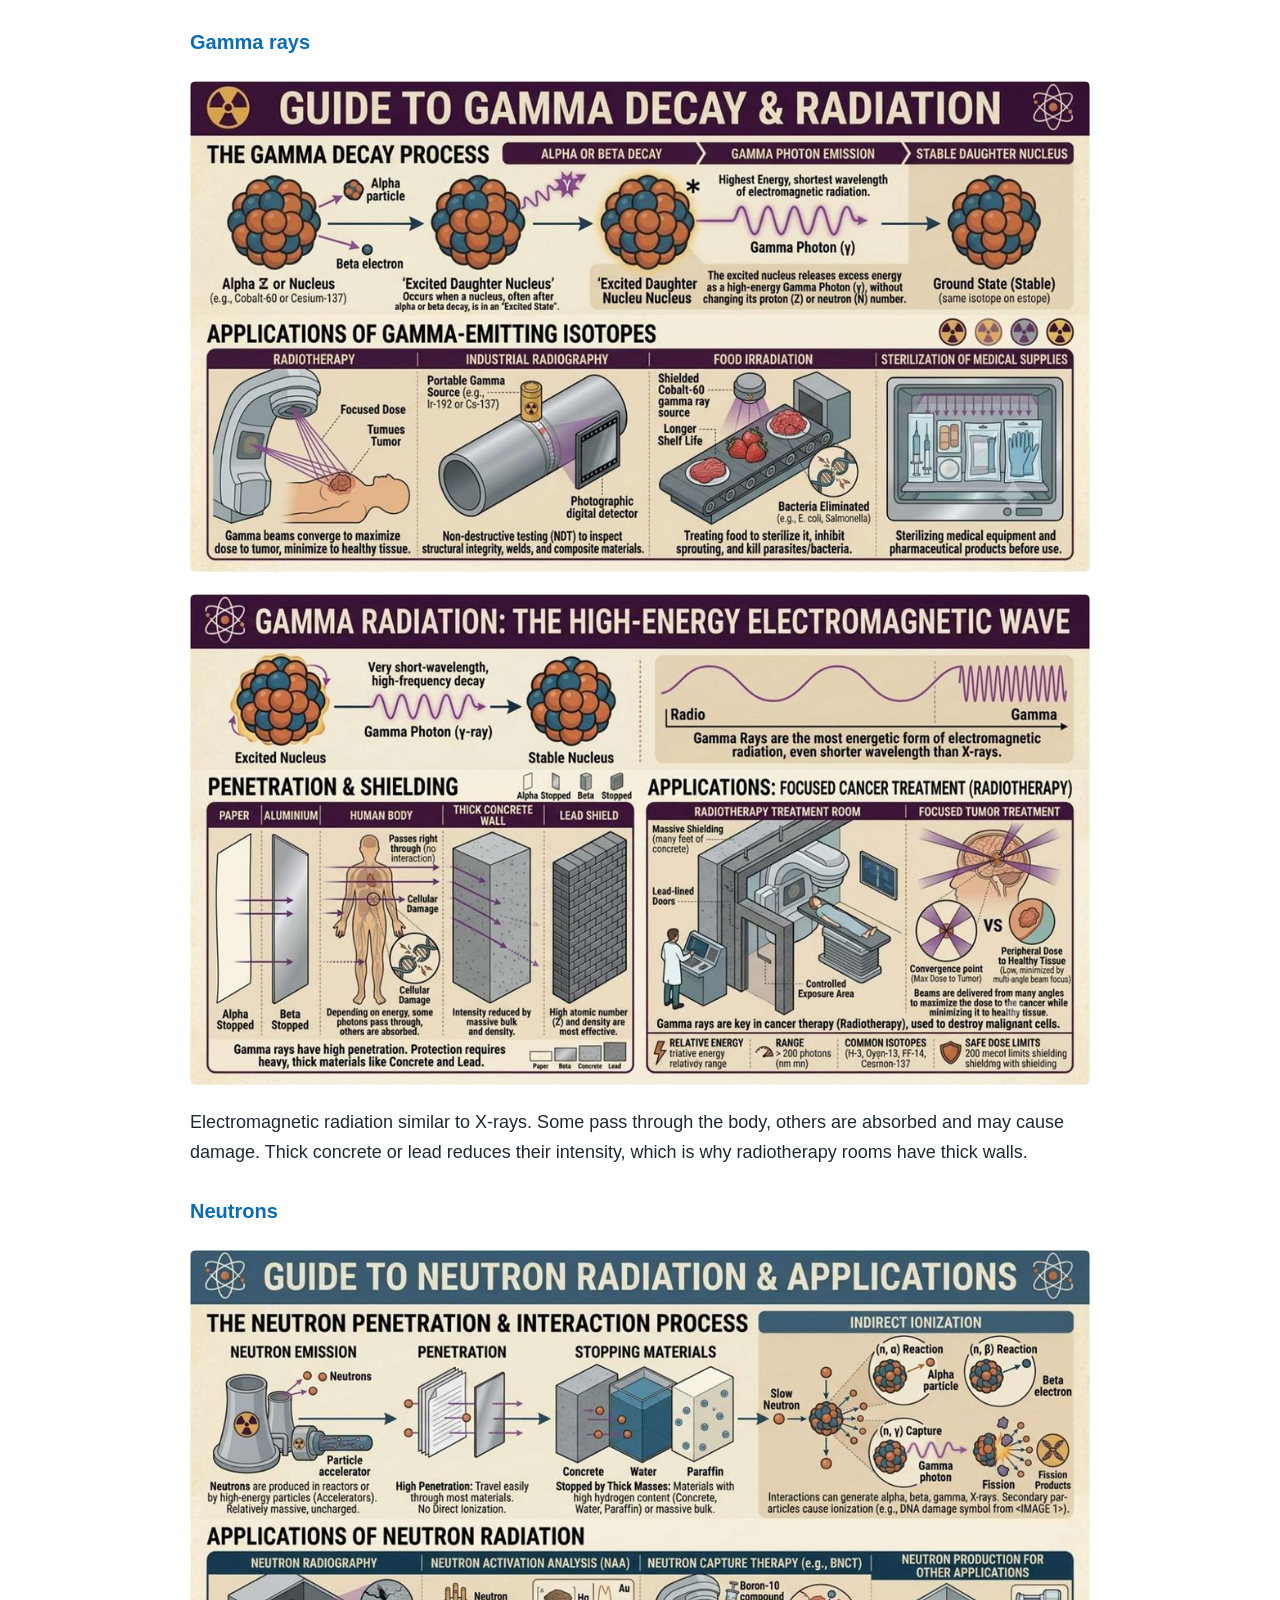
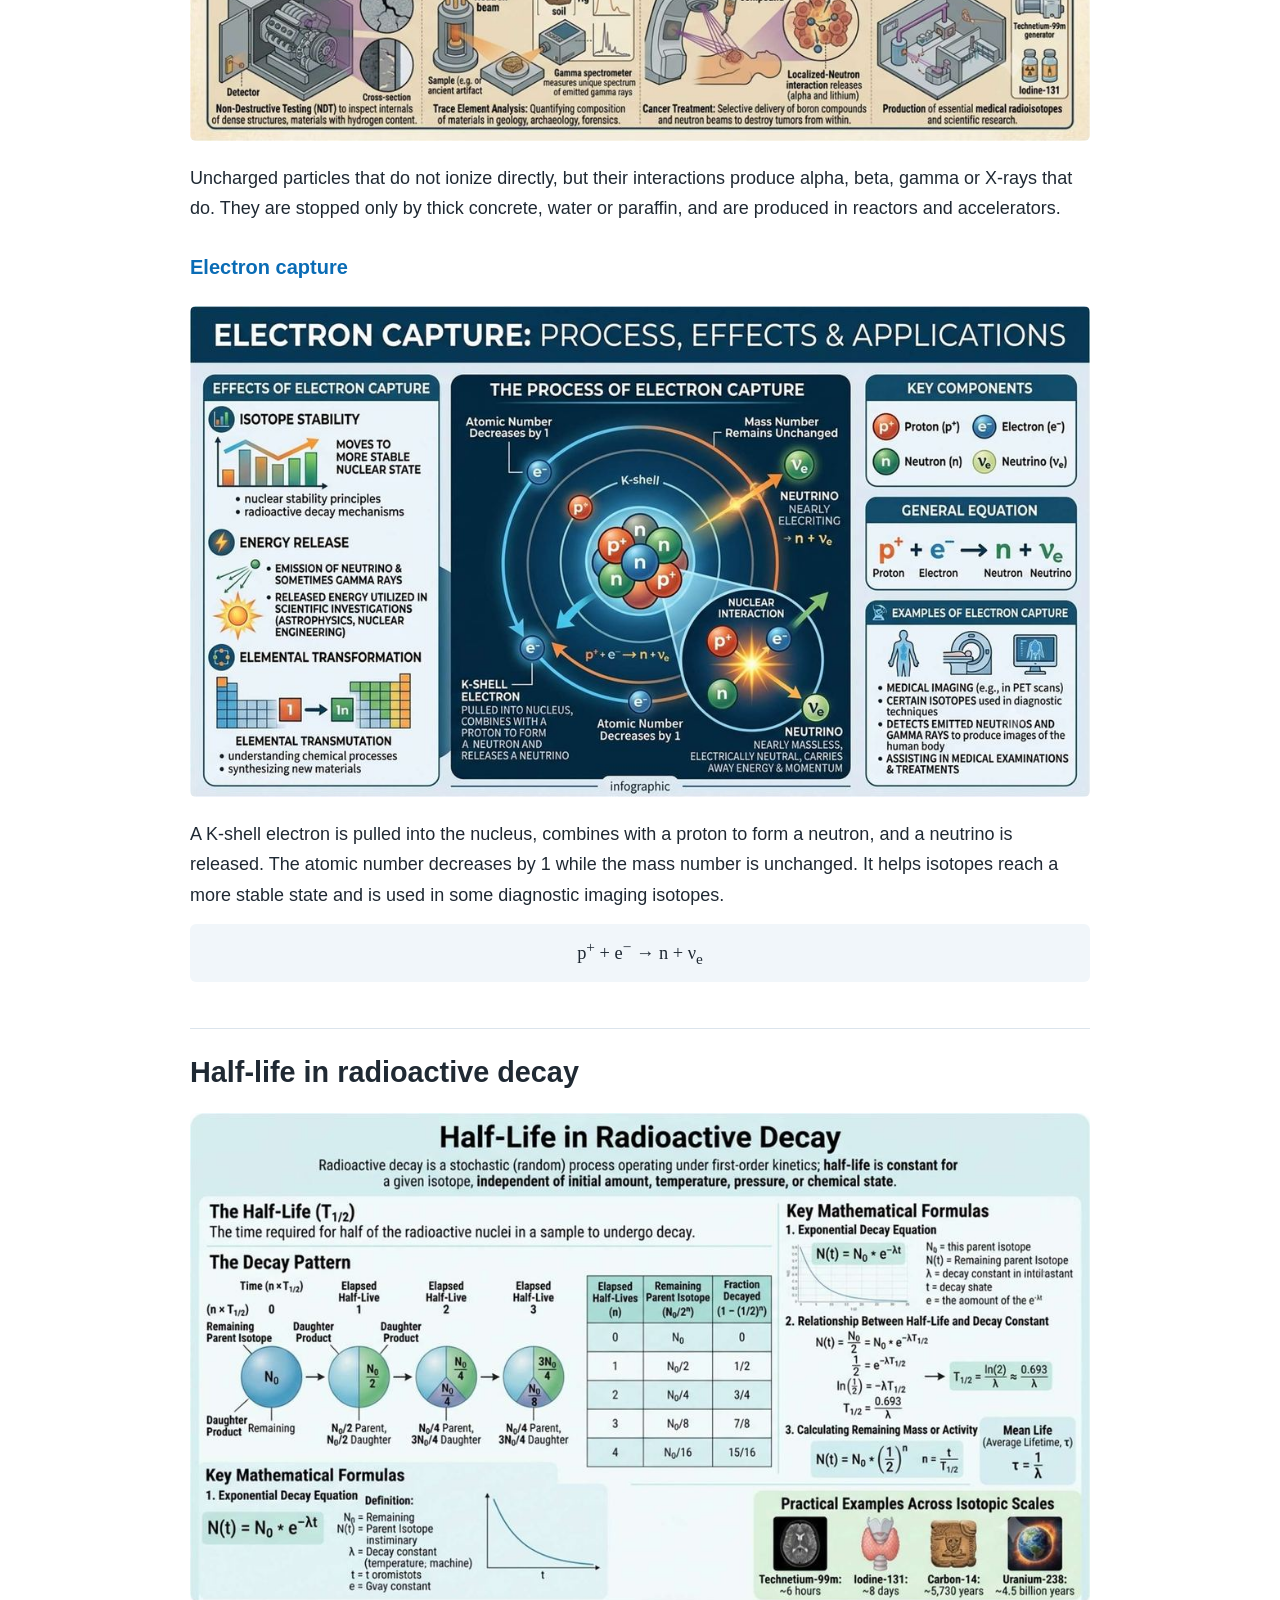
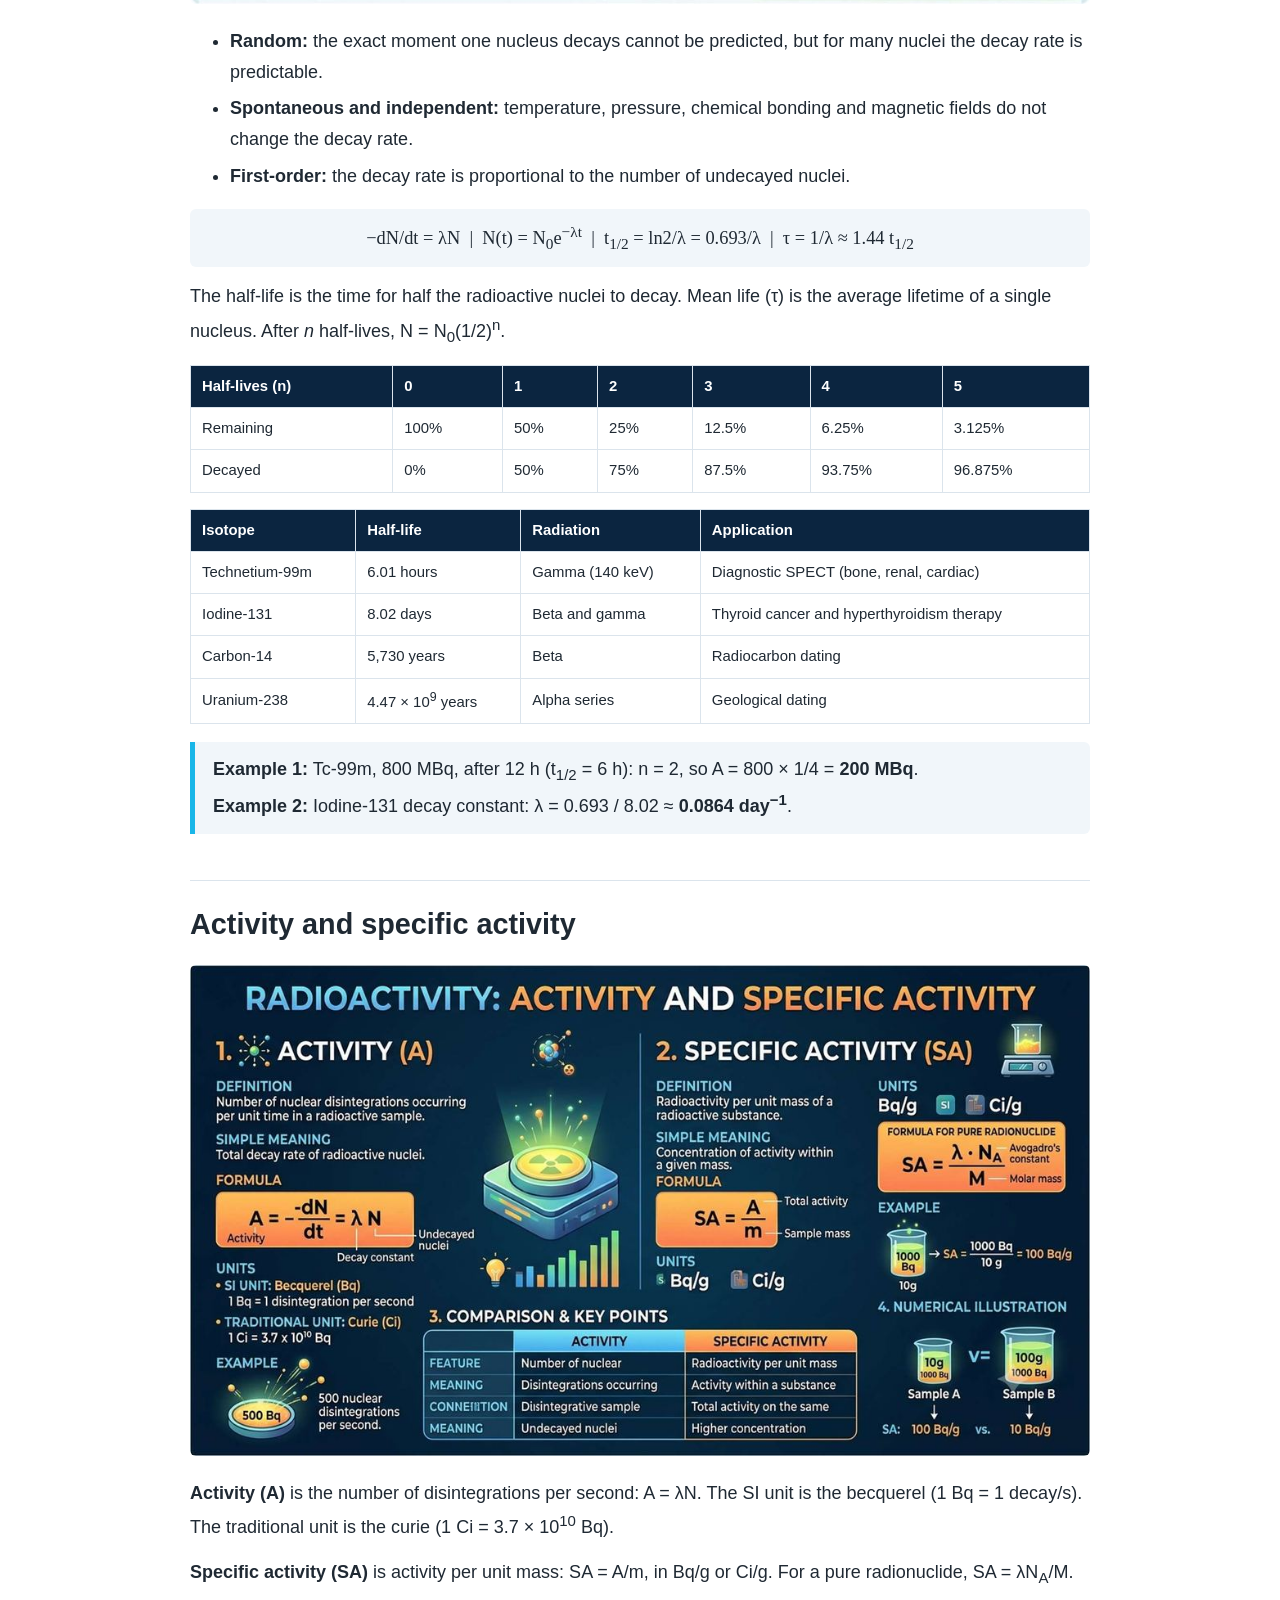
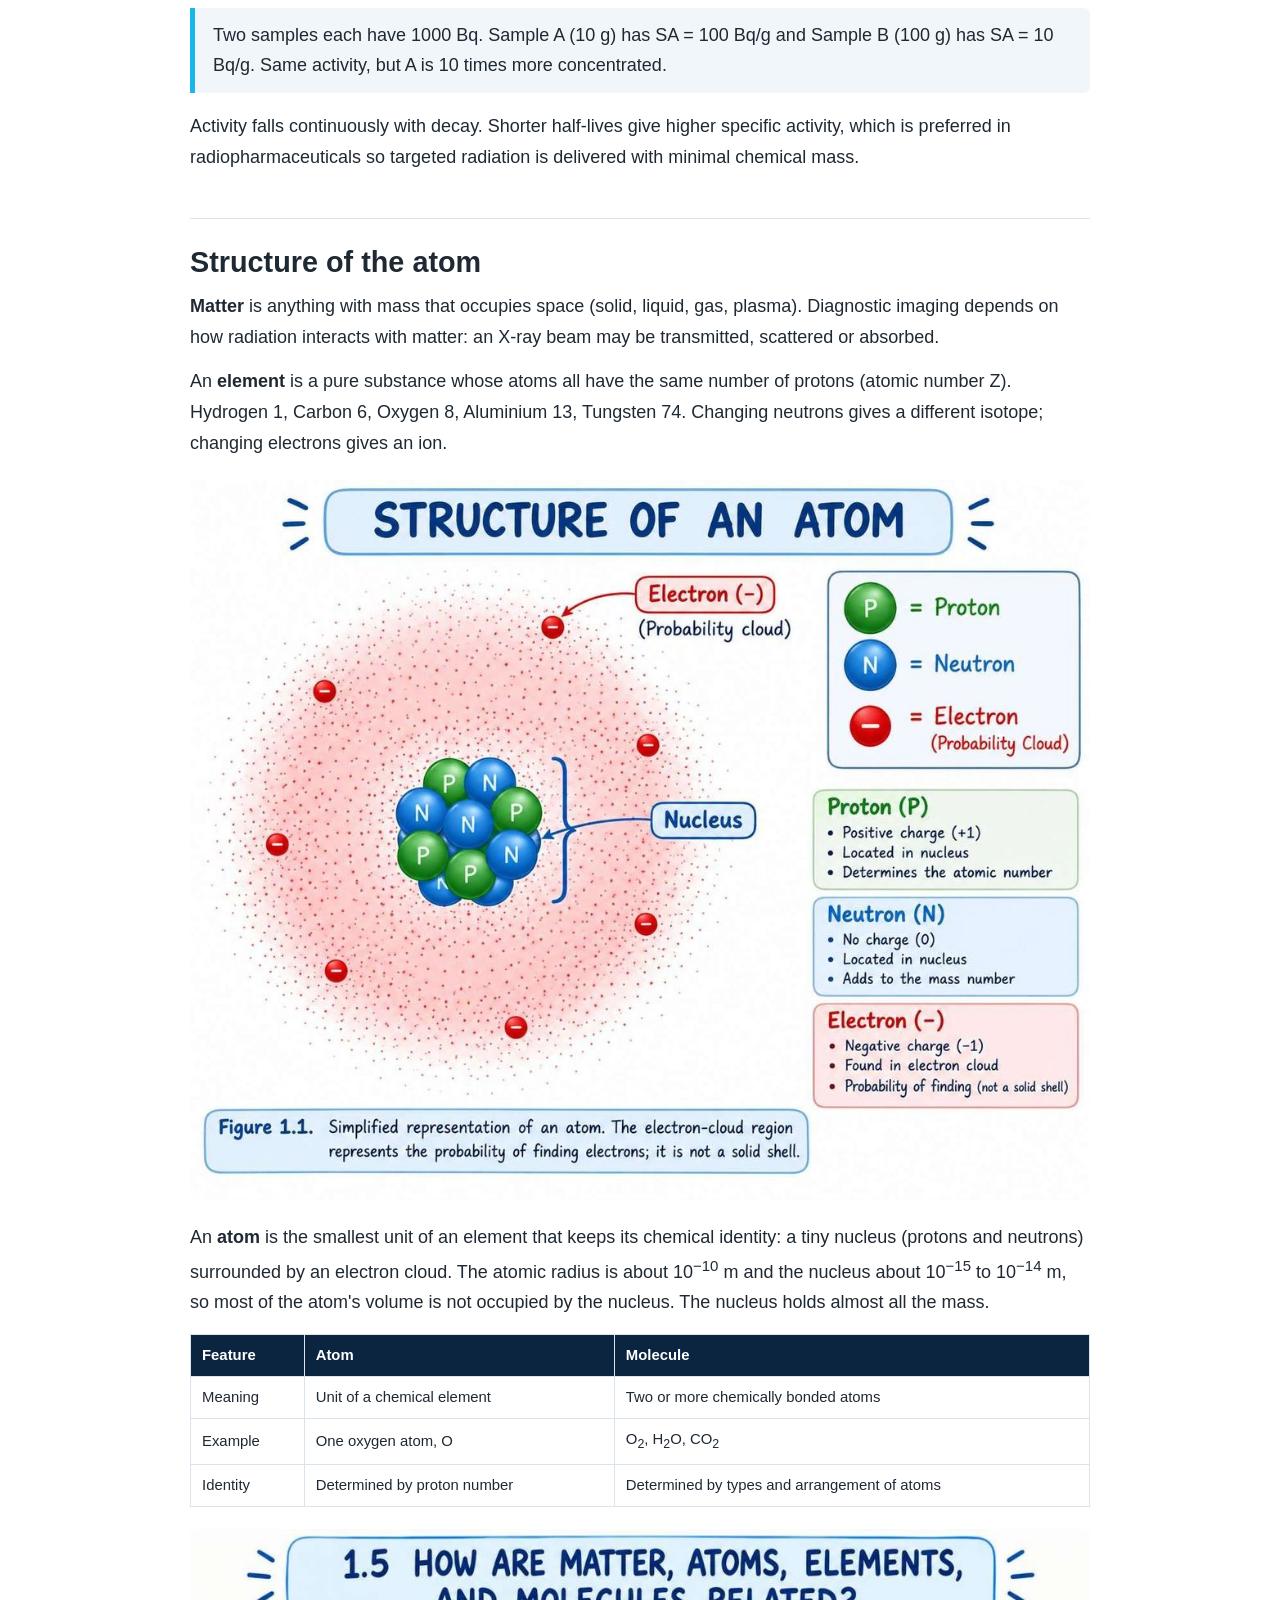
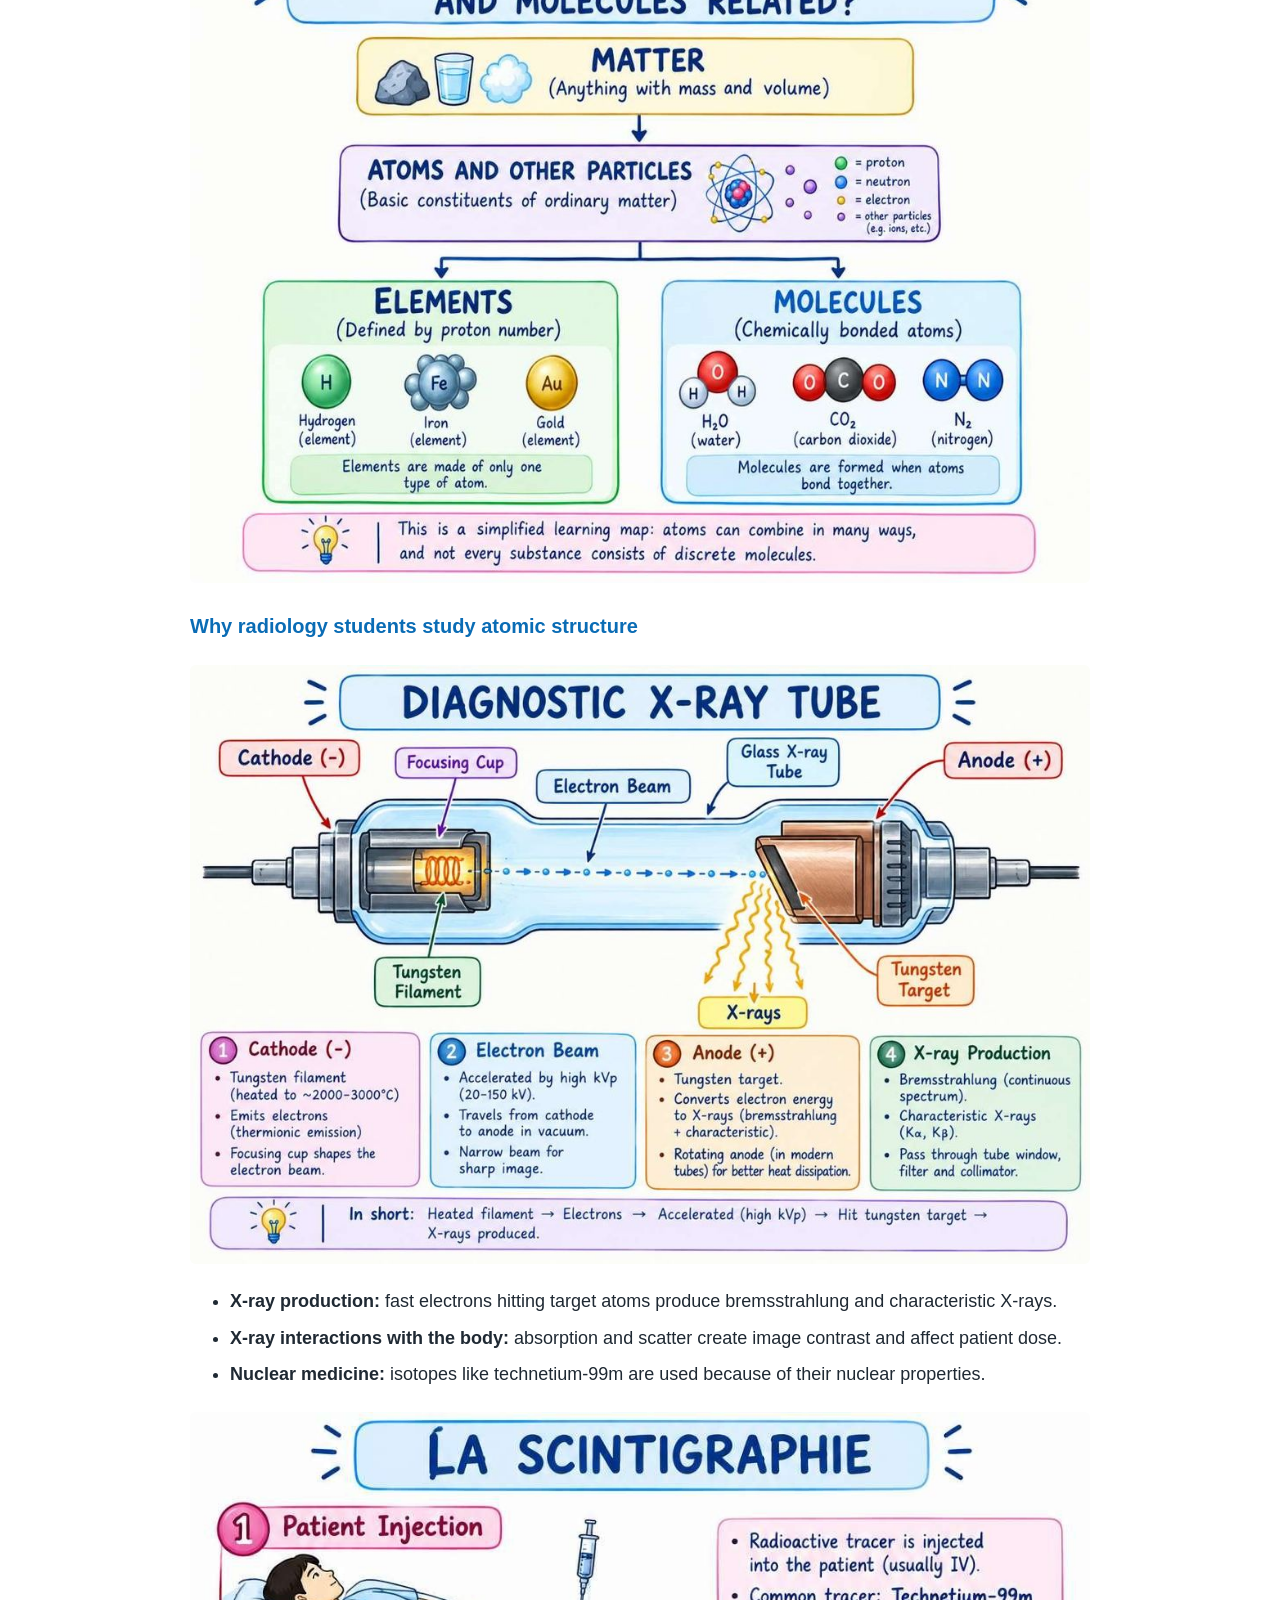
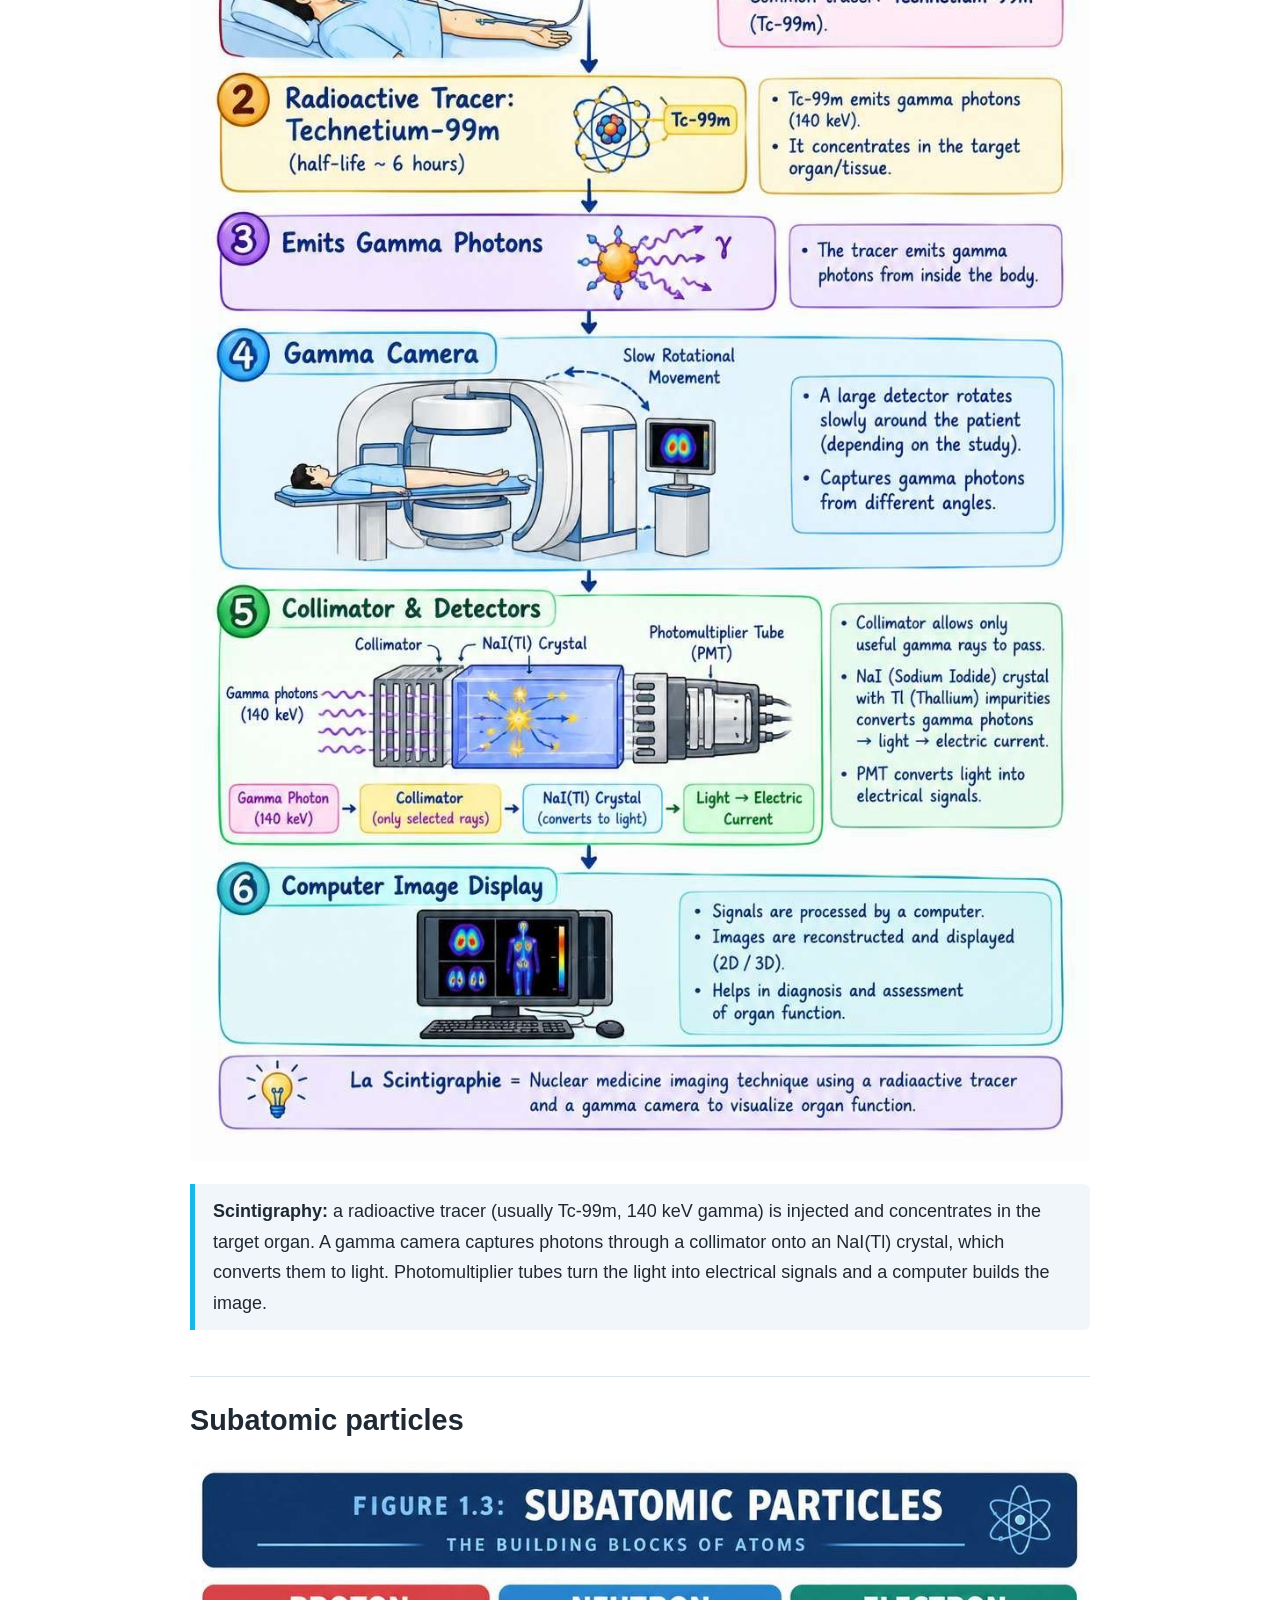
<file: radiation-physics.html>
<!DOCTYPE html>
<html lang="en">
<head>
<meta charset="UTF-8">
<meta name="viewport" content="width=device-width, initial-scale=1">
<title>Radiation Physics | RadioDx Academy</title>
<link rel="stylesheet" href="css/radiography.css">
<link rel="stylesheet" href="css/topic-pages.css">
</head>
<body>
<header><b>RadioDx Academy</b><nav><a href="index.html">Home</a></nav></header>
<div class="crumb"><a href="index.html">Home</a> / <a href="Radiography.html">Radiography</a> / Radiation Physics</div>
<main>
<h1>Radiation physics</h1>
<span class="tag">Radiography</span>
<p class="lead">Radiation is energy that moves from one place to another in a form that can be described as waves or particles. We are exposed to radiation in our everyday life.</p>

<div class="toc"><b>Jump to:</b><br>
<a href="#basics">What is radiation</a><a href="#types">Types</a><a href="#decay">Radioactive decay</a><a href="#halflife">Half-life</a><a href="#activity">Activity</a><a href="#atom">Atomic structure</a><a href="#particles">Subatomic particles</a><a href="#numbers">Z, A and N</a><a href="#models">Atomic models</a><a href="#shells">Shells and energy</a><a href="#isotopes">Isotopes</a><a href="#xray">X-ray production</a><a href="#formulas">Formulas</a></div>

<h2 id="basics">What is radiation?</h2>
<figure><img src="images/radiography-01.jpg" alt="Everyday sources of radiation"></figure>
<p>Familiar sources include the sun, microwave ovens and car radios. Most of this radiation carries no risk to health, but some does. In general, radiation has lower risk at lower doses and higher risk at higher doses. Depending on the type, different measures protect our bodies and the environment while we benefit from its many applications.</p>
<figure><img src="images/radiography-02.jpg" alt="Benefits of radiation"></figure>
<ul>
<li><b>Health:</b> many cancer treatments and diagnostic imaging.</li>
<li><b>Energy:</b> electricity from solar and nuclear energy.</li>
<li><b>Environment and climate:</b> wastewater treatment and climate-resistant plant varieties.</li>
<li><b>Industry and science:</b> examining historical objects and making superior materials.</li>
</ul>

<h2 id="types">Types of radiation</h2>
<h3>Non-ionizing radiation</h3>
<figure><img src="images/radiography-03.jpg" alt="Non-ionizing radiation"></figure>
<p>Lower energy radiation that cannot detach electrons from atoms or molecules. Its energy can make molecules vibrate and produce heat, which is how microwave ovens work. For most people it is not a health risk, though workers in regular contact with some sources may need protection from heat. Radio waves and visible light are examples.</p>
<h3>Ionizing radiation</h3>
<figure><img src="images/radiography-04.jpg" alt="Ionizing radiation"></figure>
<p>Radiation with enough energy to detach electrons from atoms or molecules, producing ions (charged atoms or molecules). In high doses it can damage cells or organs or even cause death. With correct use, doses and protection it has many beneficial uses in energy, industry, research and in diagnosing and treating diseases such as cancer.</p>

<h2 id="decay">Radioactive atoms and radioactive decay</h2>
<figure><img src="images/radiography-05.jpg" alt="Radioactive decay"></figure>
<p>Most atoms are stable thanks to a balanced mix of protons and neutrons in the nucleus. In unstable atoms the mix cannot hold together. These are <b>radioactive atoms</b>, and when they decay they release ionizing radiation: alpha particles, beta particles, gamma rays or neutrons.</p>
<h3>Alpha radiation</h3>
<figure><img src="images/radiography-06.jpg" alt="Alpha decay"></figure>
<figure><img src="images/radiography-07.jpg" alt="Alpha radiation"></figure>
<p>Heavy, positively charged particles (a helium-4 nucleus). They cannot penetrate skin and are stopped by a sheet of paper. If alpha emitters are breathed in, eaten or drunk, they can expose internal tissue directly. Americium-241 is an alpha emitter used in smoke detectors.</p>
<div class="eq">A<sub>Z</sub>X &rarr; <sup>A&minus;4</sup><sub>Z&minus;2</sub>Y + <sup>4</sup><sub>2</sub>He (&alpha;)</div>
<h3>Beta radiation</h3>
<figure><img src="images/radiography-08.jpg" alt="Beta decay"></figure>
<figure><img src="images/radiography-09.jpg" alt="Beta radiation penetration and applications"></figure>
<p>Beta particles are electrons, more penetrating than alpha: they pass through 1-2 cm of water and are stopped by a few millimetres of aluminium. Tritium (hydrogen-3) powers self-glowing emergency exit lights, and carbon-14 is used to date ancient objects.</p>
<h3>Gamma rays</h3>
<figure><img src="images/radiography-10.jpg" alt="Gamma decay"></figure>
<figure><img src="images/radiography-11.jpg" alt="Gamma radiation"></figure>
<p>Electromagnetic radiation similar to X-rays. Some pass through the body, others are absorbed and may cause damage. Thick concrete or lead reduces their intensity, which is why radiotherapy rooms have thick walls.</p>
<h3>Neutrons</h3>
<figure><img src="images/radiography-12.jpg" alt="Neutron radiation"></figure>
<p>Uncharged particles that do not ionize directly, but their interactions produce alpha, beta, gamma or X-rays that do. They are stopped only by thick concrete, water or paraffin, and are produced in reactors and accelerators.</p>
<h3>Electron capture</h3>
<figure><img src="images/radiography-13.jpg" alt="Electron capture"></figure>
<p>A K-shell electron is pulled into the nucleus, combines with a proton to form a neutron, and a neutrino is released. The atomic number decreases by 1 while the mass number is unchanged. It helps isotopes reach a more stable state and is used in some diagnostic imaging isotopes.</p>
<div class="eq">p<sup>+</sup> + e<sup>&minus;</sup> &rarr; n + &nu;<sub>e</sub></div>

<h2 id="halflife">Half-life in radioactive decay</h2>
<figure><img src="images/radiography-14.jpg" alt="Half-life in radioactive decay"></figure>
<ul>
<li><b>Random:</b> the exact moment one nucleus decays cannot be predicted, but for many nuclei the decay rate is predictable.</li>
<li><b>Spontaneous and independent:</b> temperature, pressure, chemical bonding and magnetic fields do not change the decay rate.</li>
<li><b>First-order:</b> the decay rate is proportional to the number of undecayed nuclei.</li>
</ul>
<div class="eq">&minus;dN/dt = &lambda;N &nbsp;|&nbsp; N(t) = N<sub>0</sub>e<sup>&minus;&lambda;t</sup> &nbsp;|&nbsp; t<sub>1/2</sub> = ln2/&lambda; = 0.693/&lambda; &nbsp;|&nbsp; &tau; = 1/&lambda; &asymp; 1.44 t<sub>1/2</sub></div>
<p>The half-life is the time for half the radioactive nuclei to decay. Mean life (&tau;) is the average lifetime of a single nucleus. After <i>n</i> half-lives, N = N<sub>0</sub>(1/2)<sup>n</sup>.</p>
<div class="wrap"><table>
<tr><th>Half-lives (n)</th><th>0</th><th>1</th><th>2</th><th>3</th><th>4</th><th>5</th></tr>
<tr><td>Remaining</td><td>100%</td><td>50%</td><td>25%</td><td>12.5%</td><td>6.25%</td><td>3.125%</td></tr>
<tr><td>Decayed</td><td>0%</td><td>50%</td><td>75%</td><td>87.5%</td><td>93.75%</td><td>96.875%</td></tr>
</table></div>
<div class="wrap"><table>
<tr><th>Isotope</th><th>Half-life</th><th>Radiation</th><th>Application</th></tr>
<tr><td>Technetium-99m</td><td>6.01 hours</td><td>Gamma (140 keV)</td><td>Diagnostic SPECT (bone, renal, cardiac)</td></tr>
<tr><td>Iodine-131</td><td>8.02 days</td><td>Beta and gamma</td><td>Thyroid cancer and hyperthyroidism therapy</td></tr>
<tr><td>Carbon-14</td><td>5,730 years</td><td>Beta</td><td>Radiocarbon dating</td></tr>
<tr><td>Uranium-238</td><td>4.47 &times; 10<sup>9</sup> years</td><td>Alpha series</td><td>Geological dating</td></tr>
</table></div>
<div class="box"><b>Example 1:</b> Tc-99m, 800 MBq, after 12 h (t<sub>1/2</sub> = 6 h): n = 2, so A = 800 &times; 1/4 = <b>200 MBq</b>.<br><b>Example 2:</b> Iodine-131 decay constant: &lambda; = 0.693 / 8.02 &asymp; <b>0.0864 day<sup>&minus;1</sup></b>.</div>

<h2 id="activity">Activity and specific activity</h2>
<figure><img src="images/radiography-15.jpg" alt="Activity and specific activity"></figure>
<p><b>Activity (A)</b> is the number of disintegrations per second: A = &lambda;N. The SI unit is the becquerel (1 Bq = 1 decay/s). The traditional unit is the curie (1 Ci = 3.7 &times; 10<sup>10</sup> Bq).</p>
<p><b>Specific activity (SA)</b> is activity per unit mass: SA = A/m, in Bq/g or Ci/g. For a pure radionuclide, SA = &lambda;N<sub>A</sub>/M.</p>
<div class="box">Two samples each have 1000 Bq. Sample A (10 g) has SA = 100 Bq/g and Sample B (100 g) has SA = 10 Bq/g. Same activity, but A is 10 times more concentrated.</div>
<p>Activity falls continuously with decay. Shorter half-lives give higher specific activity, which is preferred in radiopharmaceuticals so targeted radiation is delivered with minimal chemical mass.</p>

<h2 id="atom">Structure of the atom</h2>
<p><b>Matter</b> is anything with mass that occupies space (solid, liquid, gas, plasma). Diagnostic imaging depends on how radiation interacts with matter: an X-ray beam may be transmitted, scattered or absorbed.</p>
<p>An <b>element</b> is a pure substance whose atoms all have the same number of protons (atomic number Z). Hydrogen 1, Carbon 6, Oxygen 8, Aluminium 13, Tungsten 74. Changing neutrons gives a different isotope; changing electrons gives an ion.</p>
<figure><img src="images/radiography-16.jpg" alt="Structure of an atom"></figure>
<p>An <b>atom</b> is the smallest unit of an element that keeps its chemical identity: a tiny nucleus (protons and neutrons) surrounded by an electron cloud. The atomic radius is about 10<sup>&minus;10</sup> m and the nucleus about 10<sup>&minus;15</sup> to 10<sup>&minus;14</sup> m, so most of the atom's volume is not occupied by the nucleus. The nucleus holds almost all the mass.</p>
<div class="wrap"><table>
<tr><th>Feature</th><th>Atom</th><th>Molecule</th></tr>
<tr><td>Meaning</td><td>Unit of a chemical element</td><td>Two or more chemically bonded atoms</td></tr>
<tr><td>Example</td><td>One oxygen atom, O</td><td>O<sub>2</sub>, H<sub>2</sub>O, CO<sub>2</sub></td></tr>
<tr><td>Identity</td><td>Determined by proton number</td><td>Determined by types and arrangement of atoms</td></tr>
</table></div>
<figure><img src="images/radiography-17.jpg" alt="How matter, atoms, elements and molecules are related"></figure>
<h3>Why radiology students study atomic structure</h3>
<figure><img src="images/radiography-18.jpg" alt="Diagnostic X-ray tube"></figure>
<ul>
<li><b>X-ray production:</b> fast electrons hitting target atoms produce bremsstrahlung and characteristic X-rays.</li>
<li><b>X-ray interactions with the body:</b> absorption and scatter create image contrast and affect patient dose.</li>
<li><b>Nuclear medicine:</b> isotopes like technetium-99m are used because of their nuclear properties.</li>
</ul>
<figure><img src="images/radiography-19.jpg" alt="Scintigraphy: tracer, gamma camera, collimator, detector, image"></figure>
<div class="box"><b>Scintigraphy:</b> a radioactive tracer (usually Tc-99m, 140 keV gamma) is injected and concentrates in the target organ. A gamma camera captures photons through a collimator onto an NaI(Tl) crystal, which converts them to light. Photomultiplier tubes turn the light into electrical signals and a computer builds the image.</div>

<h2 id="particles">Subatomic particles</h2>
<figure><img src="images/radiography-20.jpg" alt="Subatomic particles"></figure>
<div class="wrap"><table>
<tr><th>Property</th><th>Proton</th><th>Neutron</th><th>Electron</th></tr>
<tr><td>Symbol</td><td>p<sup>+</sup></td><td>n<sup>0</sup></td><td>e<sup>&minus;</sup></td></tr>
<tr><td>Relative charge</td><td>+1</td><td>0</td><td>&minus;1</td></tr>
<tr><td>Charge (C)</td><td>+1.602 &times; 10<sup>&minus;19</sup></td><td>0</td><td>&minus;1.602 &times; 10<sup>&minus;19</sup></td></tr>
<tr><td>Mass (kg)</td><td>1.673 &times; 10<sup>&minus;27</sup></td><td>1.675 &times; 10<sup>&minus;27</sup></td><td>9.109 &times; 10<sup>&minus;31</sup></td></tr>
<tr><td>Mass (u)</td><td>1.0073</td><td>1.0087</td><td>0.00055</td></tr>
<tr><td>Location</td><td>Nucleus</td><td>Nucleus</td><td>Electron cloud</td></tr>
<tr><td>Role</td><td>Defines element</td><td>Mass and nuclear stability</td><td>Chemistry and atomic transitions</td></tr>
</table></div>
<p>A proton is about 1836 times heavier than an electron. The nucleus is held together by the strong nuclear interaction, which overcomes the electrostatic repulsion between protons. An atom is neutral when protons equal electrons; losing electrons makes a positive ion (cation), gaining electrons makes a negative ion (anion).</p>
<p><b>Discoveries:</b> J. J. Thomson measured the electron's charge-to-mass ratio in 1897; Millikan's oil-drop experiment measured the elementary charge; James Chadwick discovered the neutron in 1932.</p>

<h2 id="numbers">Atomic number, mass number and neutrons</h2>
<figure><img src="images/radiography-21.jpg" alt="Atomic number and mass number"></figure>
<div class="eq">Z = protons &nbsp;|&nbsp; A = Z + N &nbsp;|&nbsp; N = A &minus; Z &nbsp;|&nbsp; electrons = Z (neutral)</div>
<div class="wrap"><table>
<tr><th>Species</th><th>Protons</th><th>Neutrons</th><th>Electrons</th></tr>
<tr><td>Carbon-12</td><td>6</td><td>6</td><td>6</td></tr>
<tr><td>Sodium-23</td><td>11</td><td>12</td><td>11</td></tr>
<tr><td>Na<sup>+</sup> (Z=11, A=23)</td><td>11</td><td>12</td><td>10</td></tr>
<tr><td>Bromine-80</td><td>35</td><td>45</td><td>35</td></tr>
<tr><td>S<sup>2&minus;</sup> (Z=16, A=32)</td><td>16</td><td>16</td><td>18</td></tr>
</table></div>
<div class="box"><b>Common exam mistakes:</b> using electrons to identify the element of an ion; calculating N as Z &minus; A; confusing mass number with the decimal atomic mass; forgetting a 2+ ion has lost two electrons.</div>

<h2 id="models">Atomic models</h2>
<figure><img src="images/radiography-22.jpg" alt="Thomson plum pudding model"></figure>
<figure><img src="images/radiography-23.jpg" alt="Rutherford scattering experiment"></figure>
<figure><img src="images/radiography-24.jpg" alt="Bohr atomic model"></figure>
<div class="wrap"><table>
<tr><th>Model</th><th>Main contribution</th><th>Major limitation</th></tr>
<tr><td>Dalton (1808)</td><td>Atomic theory of matter</td><td>Atoms treated as indivisible; no subatomic particles or isotopes</td></tr>
<tr><td>Thomson (1904)</td><td>Electrons embedded in a positive sphere</td><td>Could not explain Rutherford scattering</td></tr>
<tr><td>Rutherford (1911)</td><td>Compact, positive nucleus</td><td>Could not explain stability or discrete spectra</td></tr>
<tr><td>Bohr</td><td>Quantized energy levels</td><td>Fails for multi-electron atoms; replaced by quantum mechanics</td></tr>
</table></div>
<p>In Rutherford's gold-foil experiment most alpha particles passed straight through, some deflected slightly, and a tiny fraction bounced back. This showed that an atom is mostly empty space with its positive charge and mass concentrated in a tiny nucleus. Bohr's model explained the spectral lines of hydrogen using E<sub>photon</sub> = E<sub>higher</sub> &minus; E<sub>lower</sub>.</p>

<h2 id="shells">Electron shells, binding energy and ionization</h2>
<figure><img src="images/radiography-25.jpg" alt="Electron shells and binding energy"></figure>
<p>Shells are named K, L, M, N (n = 1, 2, 3, 4) and hold at most 2n<sup>2</sup> electrons: 2, 8, 18, 32. Subshells s, p, d, f hold 2, 6, 10, 14 electrons. Examples: H 1s<sup>1</sup>, He 1s<sup>2</sup>, C 1s<sup>2</sup>2s<sup>2</sup>2p<sup>2</sup>, O 1s<sup>2</sup>2s<sup>2</sup>2p<sup>4</sup>.</p>
<p><b>Binding energy</b> is the energy needed to remove an electron completely. Inner-shell electrons are closest to the nucleus, so they have the highest binding energy.</p>
<div class="wrap"><table>
<tr><th>Feature</th><th>Excitation</th><th>Ionization</th></tr>
<tr><td>What happens</td><td>Electron moves to a higher bound state</td><td>Electron is completely removed</td></tr>
<tr><td>Energy needed</td><td>Must match the energy difference</td><td>Must equal or exceed binding energy</td></tr>
<tr><td>Result</td><td>Atom stays neutral</td><td>Positive ion and free electron</td></tr>
</table></div>

<h2 id="isotopes">Isotopes, isobars and isotones</h2>
<div class="wrap"><table>
<tr><th>Term</th><th>Meaning</th><th>Example</th></tr>
<tr><td>Isotopes</td><td>Same Z, different A</td><td>Carbon-12 and Carbon-14</td></tr>
<tr><td>Isobars</td><td>Same A, different Z</td><td>Carbon-14 and Nitrogen-14</td></tr>
<tr><td>Isotones</td><td>Same N, different Z</td><td>Carbon-14 and Nitrogen-15 (N = 8)</td></tr>
</table></div>
<p>Carbon-12 (6 neutrons) and carbon-13 (7) are stable; carbon-14 (8) is radioactive. Stable isotopes do not decay, while radionuclides are unstable and emit radiation. In nuclear medicine, <b>Tc-99m</b> (the "m" means metastable) is used for diagnostic imaging and <b>F-18</b>, a positron emitter, is used for PET scans.</p>

<h2 id="xray">Characteristic X-rays and bremsstrahlung</h2>
<p>A characteristic X-ray is produced when an electron fills an inner-shell vacancy:</p>
<ol>
<li>A high-speed electron strikes a target atom.</li>
<li>An inner-shell electron (for example K) is ejected.</li>
<li>An outer-shell electron fills the vacancy.</li>
<li>The energy difference is emitted as an X-ray photon: E &asymp; B<sub>inner</sub> &minus; B<sub>outer</sub>.</li>
</ol>
<p>K<sub>&alpha;</sub> is the L to K transition and K<sub>&beta;</sub> is the M to K transition. Example: 20 keV inner and 3 keV outer binding gives a 17 keV photon.</p>
<div class="wrap"><table>
<tr><th>Feature</th><th>Characteristic radiation</th><th>Bremsstrahlung</th></tr>
<tr><td>Mechanism</td><td>Shell transition filling an inner vacancy</td><td>Deceleration of an electron near the nucleus</td></tr>
<tr><td>Spectrum</td><td>Discrete lines</td><td>Continuous</td></tr>
<tr><td>Depends on</td><td>Shell binding energy</td><td>Nuclear charge Z</td></tr>
</table></div>

<h2 id="formulas">Formula sheet</h2>
<div class="wrap"><table>
<tr><th>Formula</th><th>Meaning</th></tr>
<tr><td>Z = protons</td><td>Atomic number</td></tr>
<tr><td>A = Z + N</td><td>Mass number</td></tr>
<tr><td>N = A &minus; Z</td><td>Neutron number</td></tr>
<tr><td>E = h&nu;</td><td>Photon energy (h = 6.626 &times; 10<sup>&minus;34</sup> J&middot;s)</td></tr>
<tr><td>c = &nu;&lambda;</td><td>Speed of light (wavelength and frequency)</td></tr>
<tr><td>C = 2n<sup>2</sup></td><td>Maximum electrons in a shell</td></tr>
<tr><td>E<sub>photon</sub> = E<sub>i</sub> &minus; E<sub>f</sub></td><td>Transition energy</td></tr>
<tr><td>A = &lambda;N, N = N<sub>0</sub>(1/2)<sup>n</sup></td><td>Activity and decay</td></tr>
</table></div>
<div class="box"><b>Quick example:</b> a photon of frequency 5.0 &times; 10<sup>14</sup> Hz has E = (6.626 &times; 10<sup>&minus;34</sup>)(5.0 &times; 10<sup>14</sup>) = 3.313 &times; 10<sup>&minus;19</sup> J &asymp; 2.07 eV.</div>

<section class="content-space" aria-label="Additional radiation physics content">
<h2>Add your content</h2>
<p>Use this space for your own text, images, and bullet points.</p>
<!-- Add your lesson content here. -->
</section>
<a class="back" href="Radiography.html">&larr; Back to Radiography</a>
</main>
</body>
</html>
</file>
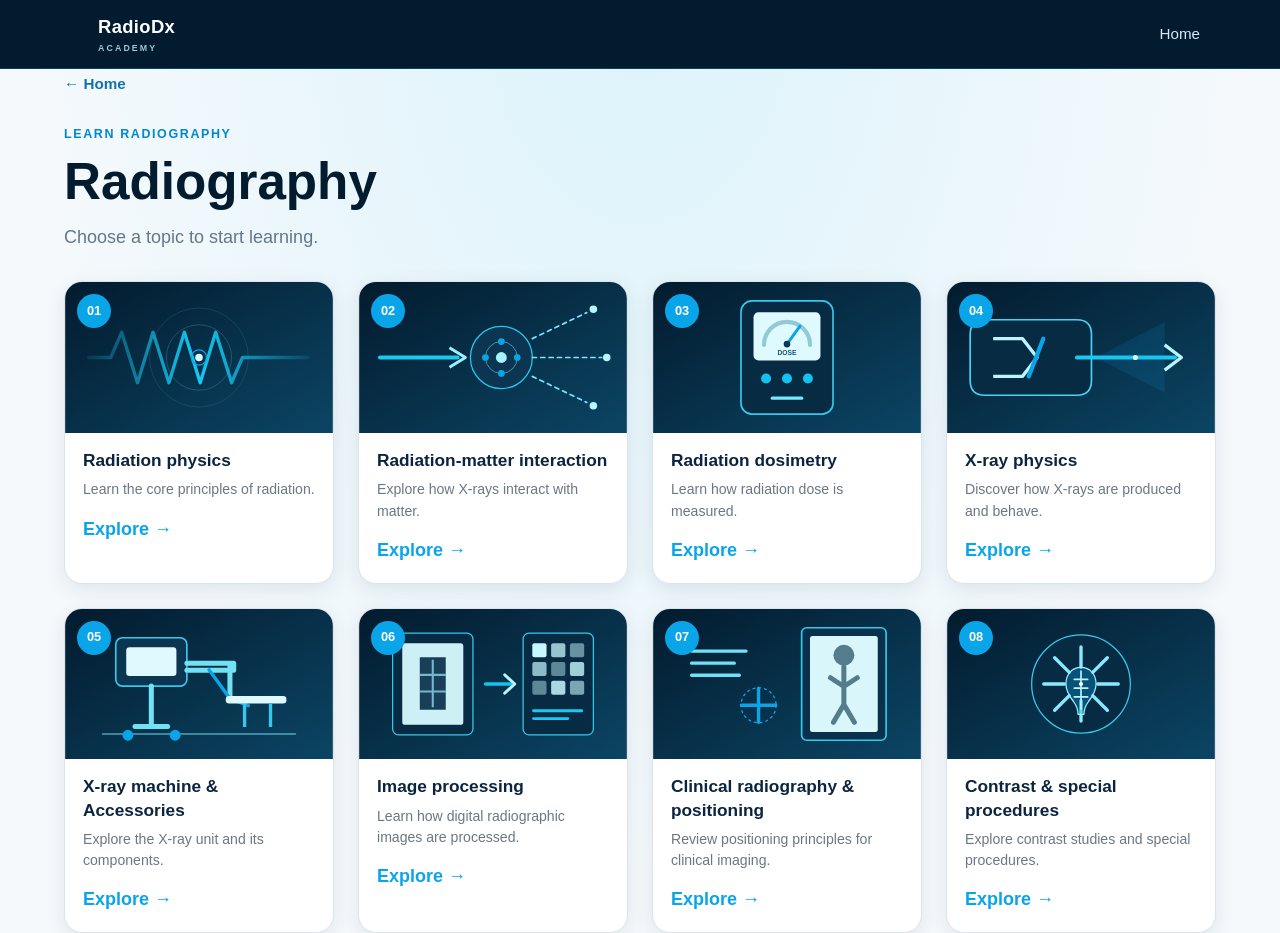
<file: Radiography.html>
<!DOCTYPE html>
<html lang="en">
<head>
  <meta charset="UTF-8">
  <meta name="viewport" content="width=device-width, initial-scale=1">
  <meta name="description" content="Explore radiography topics at RadioDx Academy.">
  <title>Radiography | RadioDx Academy</title>
  <link rel="stylesheet" href="css/radiography.css">
  <link rel="stylesheet" href="css/topic-pages.css">
</head>
<body class="topic-page">
  <header class="site-header">
    <a class="site-brand" href="index.html">RadioDx <span>ACADEMY</span></a>
    <nav aria-label="Main navigation"><a href="index.html">Home</a></nav>
  </header>

  <main class="topic-main">
    <a class="breadcrumb" href="index.html">← Home</a>
    <div class="page-intro">
      <p class="eyebrow">LEARN RADIOGRAPHY</p>
      <h1>Radiography</h1>
      <p>Choose a topic to start learning.</p>
    </div>

    <section class="topic-grid" aria-label="Radiography topics">
      <a class="topic-card" href="radiation-physics.html">
        <div class="card-img">
          <img src="images/radiation-physics.svg" alt="Radiation physics lesson">
          <span class="badge">01</span>
        </div>
        <div class="card-body">
          <h3>Radiation physics</h3>
          <p>Learn the core principles of radiation.</p>
          <span class="explore">Explore →</span>
        </div>
      </a>

      <a class="topic-card" href="radiation-matter-interaction.html">
        <div class="card-img">
          <img src="images/radiation-matter-interaction.svg" alt="Radiation interacting with matter">
          <span class="badge">02</span>
        </div>
        <div class="card-body">
          <h3>Radiation-matter interaction</h3>
          <p>Explore how X-rays interact with matter.</p>
          <span class="explore">Explore →</span>
        </div>
      </a>

      <a class="topic-card" href="radiation-dosimetry.html">
        <div class="card-img">
          <img src="images/radiation-dosimetry.svg" alt="Radiation dosimetry">
          <span class="badge">03</span>
        </div>
        <div class="card-body">
          <h3>Radiation dosimetry</h3>
          <p>Learn how radiation dose is measured.</p>
          <span class="explore">Explore →</span>
        </div>
      </a>

      <a class="topic-card" href="x-ray-physics.html">
        <div class="card-img">
          <img src="images/x-ray-physics.svg" alt="X-ray physics">
          <span class="badge">04</span>
        </div>
        <div class="card-body">
          <h3>X-ray physics</h3>
          <p>Discover how X-rays are produced and behave.</p>
          <span class="explore">Explore →</span>
        </div>
      </a>

      <a class="topic-card" href="x-ray-machine-accessories.html">
        <div class="card-img">
          <img src="images/x-ray-machine-accessories.svg" alt="X-ray machine and accessories">
          <span class="badge">05</span>
        </div>
        <div class="card-body">
          <h3>X-ray machine &amp; Accessories</h3>
          <p>Explore the X-ray unit and its components.</p>
          <span class="explore">Explore →</span>
        </div>
      </a>

      <a class="topic-card" href="image-processing.html">
        <div class="card-img">
          <img src="images/image-processing.svg" alt="Radiographic image processing">
          <span class="badge">06</span>
        </div>
        <div class="card-body">
          <h3>Image processing</h3>
          <p>Learn how digital radiographic images are processed.</p>
          <span class="explore">Explore →</span>
        </div>
      </a>

      <a class="topic-card" href="clinical-radiography-positioning.html">
        <div class="card-img">
          <img src="images/clinical-radiography-positioning.svg" alt="Clinical radiography and positioning">
          <span class="badge">07</span>
        </div>
        <div class="card-body">
          <h3>Clinical radiography &amp; positioning</h3>
          <p>Review positioning principles for clinical imaging.</p>
          <span class="explore">Explore →</span>
        </div>
      </a>

      <a class="topic-card" href="contrast-special-procedures.html">
        <div class="card-img">
          <img src="images/contrast-special-procedures.svg" alt="Contrast and special procedures">
          <span class="badge">08</span>
        </div>
        <div class="card-body">
          <h3>Contrast &amp; special procedures</h3>
          <p>Explore contrast studies and special procedures.</p>
          <span class="explore">Explore →</span>
        </div>
      </a>
    </section>
  </main>
</body>
</html>
</file>
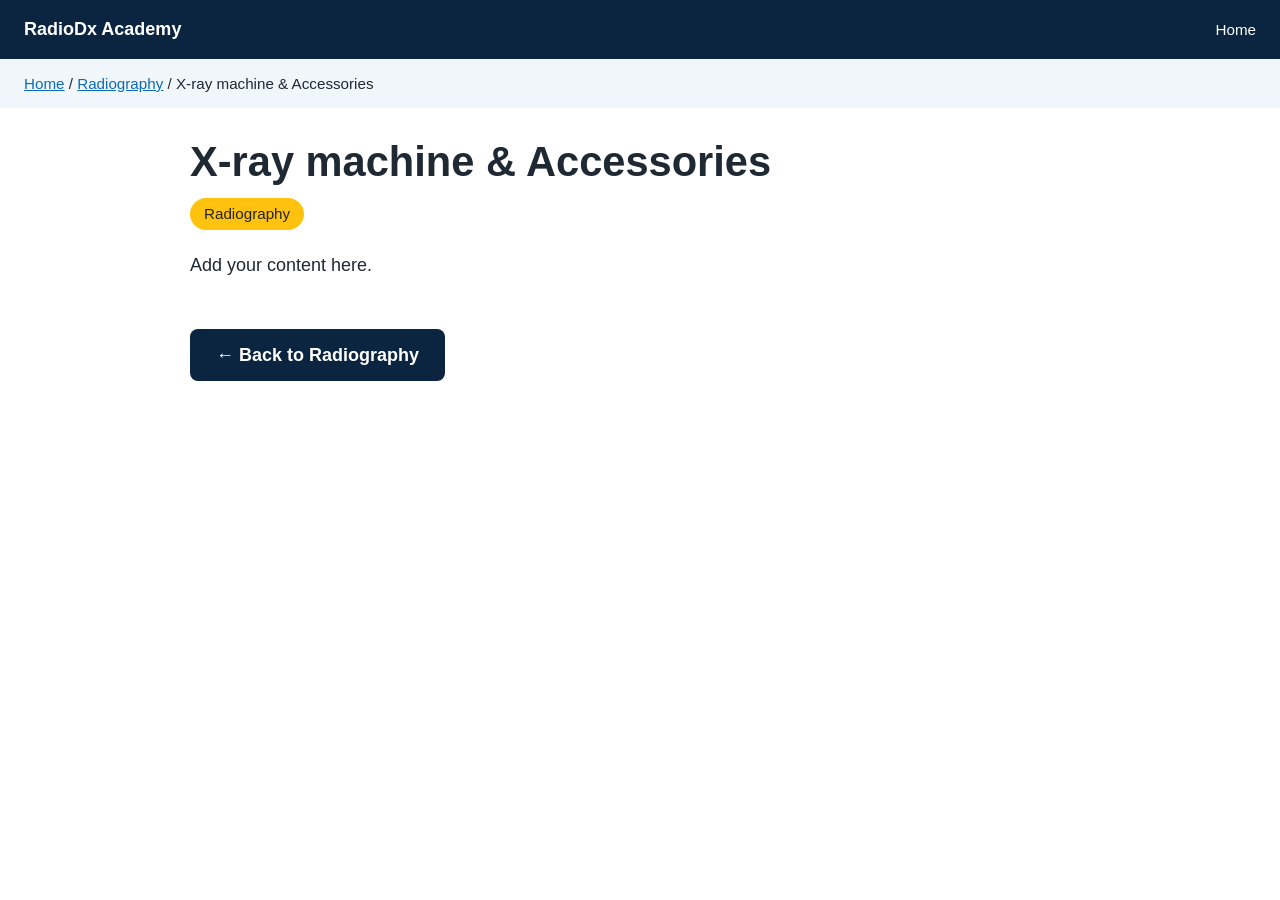
<file: x-ray-machine-accessories.html>
<!DOCTYPE html>
<html lang="en">
<head>
<meta charset="UTF-8">
<meta name="viewport" content="width=device-width, initial-scale=1">
<title>X-ray machine &amp; Accessories | RadioDx Academy</title>
<link rel="stylesheet" href="css/radiography.css">
<link rel="stylesheet" href="css/topic-pages.css">
</head>
<body>
<header><b>RadioDx Academy</b><nav><a href="index.html">Home</a></nav></header>
<div class="crumb"><a href="index.html">Home</a> / <a href="Radiography.html">Radiography</a> / X-ray machine &amp; Accessories</div>
<main>
<h1>X-ray machine &amp; Accessories</h1>
<span class="tag">Radiography</span>
<p>Add your content here.</p>
<a class="back" href="Radiography.html">&larr; Back to Radiography</a>
</main>
</body>
</html>
</file>
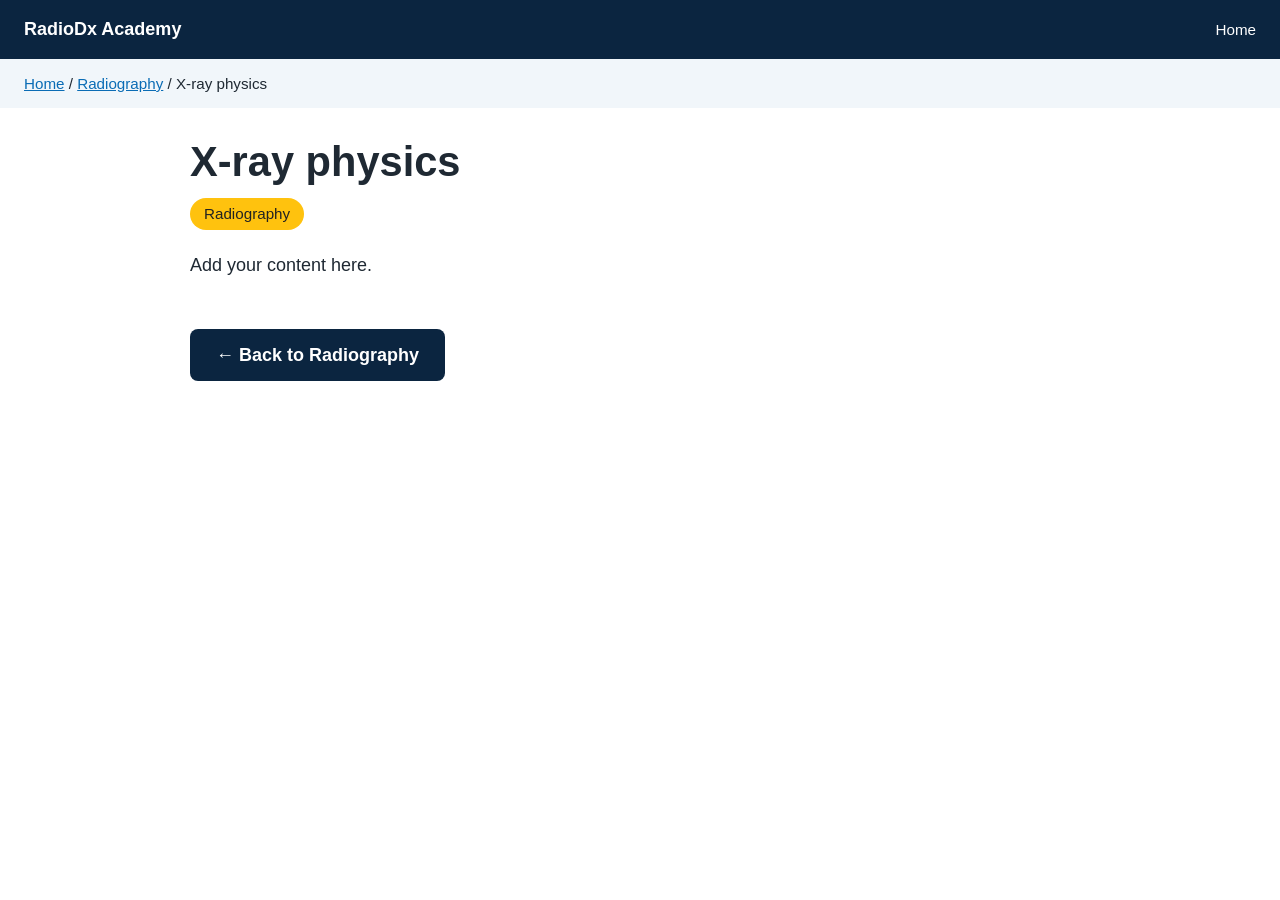
<file: x-ray-physics.html>
<!DOCTYPE html>
<html lang="en">
<head>
<meta charset="UTF-8">
<meta name="viewport" content="width=device-width, initial-scale=1">
<title>X-ray physics | RadioDx Academy</title>
<link rel="stylesheet" href="css/radiography.css">
<link rel="stylesheet" href="css/topic-pages.css">
</head>
<body>
<header><b>RadioDx Academy</b><nav><a href="index.html">Home</a></nav></header>
<div class="crumb"><a href="index.html">Home</a> / <a href="Radiography.html">Radiography</a> / X-ray physics</div>
<main>
<h1>X-ray physics</h1>
<span class="tag">Radiography</span>
<p>Add your content here.</p>
<a class="back" href="Radiography.html">&larr; Back to Radiography</a>
</main>
</body>
</html>
</file>
<file: mock-test/mock.css>
:root{--navy:#0b2a4a;--teal:#0a7a9b;--teal2:#19b6c8;--ink:#10253d;--muted:#64778a;--line:#d7e5ef;--bg:#fff;--soft:#f1f7fb;--ok:#1a9d5a;--bad:#d64545;--org:#f2994a}
*{box-sizing:border-box}body{margin:0;font:16px/1.5 Inter,"Segoe UI",Arial,sans-serif;color:var(--ink);background:var(--bg)}
button{font:inherit;cursor:pointer}
.topbar{height:64px;display:flex;align-items:center;gap:16px;padding:0 24px;border-bottom:1px solid var(--line)}
.logo{font-size:1.7rem;color:var(--navy);text-decoration:none;font-weight:500}.logo b{font-weight:800}.logo+.tag{border-left:1px solid var(--line);padding-left:16px;color:var(--muted)}
.home{color:var(--teal);font-weight:700;text-decoration:none}.menu{display:none;border:1px solid var(--line);background:#fff;border-radius:6px;padding:6px 10px}
.layout{display:grid;grid-template-columns:300px 1fr 260px;min-height:calc(100vh - 64px)}
#nav{background:var(--soft);border-right:1px solid var(--line)}
.nh{background:var(--navy);color:#fff;padding:20px;font-weight:700;font-size:1.1rem}
.ni{display:block;width:100%;text-align:left;border:0;border-bottom:1px solid var(--line);background:transparent;padding:14px 20px;color:var(--ink)}
.ni small{display:block;color:var(--muted)}.ni:hover{background:#e6f1f8}.ni.on{background:#d9ecf7;border-left:4px solid var(--teal);padding-left:16px}
.ni .dot{display:inline-block;width:16px;height:16px;border:2px solid var(--muted);border-radius:50%;margin-right:10px;vertical-align:-3px}.ni .dot.done{background:var(--ok);border-color:var(--ok)}.ni.on .dot{border-color:var(--teal)}
.exam-group{border-bottom:1px solid var(--line)}
.exam-title{display:flex;align-items:center;gap:10px;padding:14px 16px;list-style:none;cursor:pointer;font-weight:700;color:var(--ink)}
.exam-title::-webkit-details-marker{display:none}
.exam-title:hover{background:#e6f1f8}
.exam-title small{margin-left:auto;color:var(--muted);font-size:.75rem;font-weight:500;white-space:nowrap}
.exam-chevron{width:8px;height:8px;border-right:2px solid var(--muted);border-bottom:2px solid var(--muted);transform:rotate(-45deg);transition:transform .18s ease;flex:none}
.exam-group[open]>.exam-title .exam-chevron{transform:rotate(45deg);margin-top:-4px}
.paper-list{padding:2px 8px 10px 18px}
.paper-link{display:flex;align-items:flex-start;gap:10px;width:100%;text-align:left;border:0;border-radius:6px;background:transparent;padding:10px 10px;color:var(--ink)}
.paper-link:hover{background:#e6f1f8}
.paper-link.on{background:#d9ecf7;color:var(--navy);box-shadow:inset 3px 0 var(--teal)}
.paper-link .dot{display:inline-block;width:15px;height:15px;border:2px solid var(--muted);border-radius:50%;margin-top:2px;flex:none}
.paper-link .dot.done{background:var(--ok);border-color:var(--ok)}
.paper-info{display:grid;gap:2px;min-width:0}
.paper-name{font-weight:600;line-height:1.35}
.paper-info small{color:var(--muted);font-size:.78rem}
.paper-check{margin-left:auto;color:var(--ok);font-weight:800}
.main{padding:22px 28px 50px;min-width:0}
#prog{font-size:.85rem;color:var(--teal);margin-bottom:14px}.bar{height:8px;background:#e1ebf1;border-radius:8px;margin-top:6px;overflow:hidden}.bar i{display:block;height:100%;background:var(--teal2)}
h1{font-size:2rem;line-height:1.2;margin:10px 0 14px}h2{margin:22px 0 10px}
.crumb{background:var(--soft);padding:10px 14px;border-radius:6px;font-size:.85rem;color:var(--muted);margin-bottom:16px}.crumb b{color:var(--ink);font-weight:600}
.card{background:#fff;border:1px solid var(--line);border-radius:10px;padding:20px;margin:14px 0}
.timer{display:flex;align-items:center;gap:16px;background:#e8f7fa;border:1px solid #bfe6ee;border-radius:8px;padding:12px 16px}.timer b{white-space:nowrap}.timer .bar{flex:1;margin:0}
.pal{display:flex;flex-wrap:wrap;gap:8px;margin:16px 0 8px}
.pal button{width:38px;height:38px;border:1px solid var(--line);background:#fff;border-radius:8px;font-weight:600}
.pal .ans{background:#e4f6ec;border-color:var(--ok)}.pal .rv{background:#dbe8fb;border-color:#2b5fb5}.pal .cur{background:var(--teal);border-color:var(--teal);color:#fff}
.leg{display:flex;gap:18px;font-size:.9rem;margin-bottom:14px}.leg i{display:inline-block;width:14px;height:14px;border-radius:3px;margin-right:6px;vertical-align:-2px}
.row{display:flex;gap:10px;flex-wrap:wrap;align-items:center;margin-top:14px}.sp{justify-content:space-between}
.btn{border:0;border-radius:24px;padding:11px 24px;font-weight:700;background:var(--teal);color:#fff}.btn.out{background:#fff;color:var(--teal);border:2px solid var(--teal)}.btn.dark{background:#3b4652}.btn:disabled{opacity:.45;cursor:default}
.qn{font-size:1.6rem;font-weight:800;margin:0 0 8px}
.opt{display:flex;align-items:center;gap:12px;width:100%;text-align:left;background:#fff;border:1px solid var(--line);border-radius:6px;padding:14px;margin:10px 0}
.opt:hover:not(:disabled){border-color:var(--teal2)}.opt .r{width:20px;height:20px;border:2px solid #9bb0c0;border-radius:50%;flex:none}
.opt.sel{border-color:var(--teal);background:#eaf6fa}.opt.sel .r{border:6px solid var(--teal)}
.foot{background:var(--soft);padding:12px 16px;font-size:.88rem;color:var(--muted);border-radius:6px;margin-top:16px}.foot i{color:var(--ok);font-style:normal;font-weight:700}
#side{padding:22px 18px}.side{border:1px solid var(--line);border-radius:12px;padding:16px;background:#f7fcfe}.side h4{margin:0 0 12px}
.ring{width:130px;height:130px;border-radius:50%;margin:8px auto 14px;display:grid;place-items:center;background:conic-gradient(var(--ok) calc(var(--p)*1%),#e1ebf1 0)}
.ring span{width:98px;height:98px;border-radius:50%;background:#f7fcfe;display:grid;place-items:center;font-size:1.5rem;font-weight:800;color:var(--ok)}
.two{display:flex;justify-content:space-around;border-top:1px solid var(--line);padding-top:10px;text-align:center}.two small{display:block;color:var(--muted)}.two b{font-size:1.3rem}
.msg{border-top:1px solid var(--line);margin-top:10px;padding-top:10px}.msg small{display:block;color:var(--muted)}
.sum{position:fixed;inset:0;background:rgba(5,20,35,.55);display:grid;place-items:center;z-index:9}.sum .card{width:min(420px,92vw)}
.rbox{background:var(--soft);border:1px solid var(--line);text-align:center;font-weight:700;padding:16px;border-radius:6px;margin:14px 0}
.cmp{width:min(520px,100%);border:2px solid var(--line);padding:12px 16px;margin:16px 0}.cmp div{display:flex;align-items:center;gap:14px;margin:8px 0}.cmp b{width:130px}.cmp i{display:block;height:16px;border-radius:2px}.cmp span{font-size:.85rem}
.cat{display:flex;gap:8px;align-items:end;margin:10px 0}.cat u{flex:1;border-bottom:2px dotted #b9c6d0;margin-bottom:6px;text-decoration:none}
.rev{border:1px solid var(--line);border-left:5px solid #aaa;border-radius:8px;padding:12px 14px;margin:10px 0}.rev.ok{border-left-color:var(--ok)}.rev.bad{border-left-color:var(--bad)}.muted{color:var(--muted)}
table{border-collapse:collapse;width:100%}th,td{border:1px solid var(--line);padding:8px 10px;text-align:left}th{background:var(--navy);color:#fff}
.err{background:#fdeded;border:1px solid var(--bad);padding:14px;border-radius:8px}
@media(max-width:1100px){.layout{grid-template-columns:260px 1fr}#side{grid-column:2}}
@media(max-width:800px){.layout{grid-template-columns:1fr}#nav{display:none}#nav.open{display:block}#side{grid-column:1}.menu{display:block}.tag{display:none}.main{padding:18px 14px}h1{font-size:1.5rem}}
@media(max-width:600px){.topbar{height:auto;min-height:64px;flex-wrap:wrap;gap:10px;padding:10px 12px}.home{margin-left:auto}.logo{font-size:1.4rem}}

.qimg{display:block;max-width:100%;width:520px;margin:10px auto 16px;border-radius:10px;border:1px solid var(--line);background:#000}
</file>
<file: css/radiography.css>
:root{--navy:#0b2540;--blue:#0a6cb5;--cyan:#19b6e8;--ink:#1f2933;--muted:#6b7785;--bg:#fff;--soft:#f1f6fa;--line:#dbe4ec}
@media (prefers-color-scheme:dark){:root{--ink:#e6edf3;--muted:#9aa7b4;--bg:#0f1b29;--soft:#16273a;--line:#27405a;--blue:#4fb0ef}}
*{box-sizing:border-box}
html{scroll-behavior:smooth;scroll-padding-top:70px}
body{margin:0;background:var(--bg);color:var(--ink);font:18px/1.7 "Segoe UI",Roboto,Arial,sans-serif}
header{background:var(--navy);color:#fff;padding:14px 24px;display:flex;justify-content:space-between;align-items:center;flex-wrap:wrap;gap:8px;position:sticky;top:0;z-index:5}
header a{color:#fff;text-decoration:none;margin-left:18px;font-size:.95rem}
.crumb{background:var(--soft);padding:12px 24px;font-size:.95rem}
.crumb a,a{color:var(--blue)}
main{max-width:940px;margin:0 auto;padding:30px 20px 60px}
h1{font-size:2.6rem;line-height:1.15;margin:0 0 12px}
.tag{display:inline-block;background:#ffc20e;color:#222;padding:3px 14px;border-radius:20px;font-size:.95rem;margin-bottom:20px}
.lead{font-size:1.4rem;line-height:1.6}
h2{font-size:1.8rem;margin:46px 0 10px;line-height:1.25;border-top:1px solid var(--line);padding-top:26px}
h3{font-size:1.25rem;margin:26px 0 6px;color:var(--blue)}
p{margin:0 0 14px}
.toc{background:var(--soft);border-radius:8px;padding:14px 22px;margin:24px 0;font-size:.95rem}
.toc a{display:inline-block;margin:3px 14px 3px 0;text-decoration:none}
figure{margin:22px 0}
figure img{max-width:100%;height:auto;display:block;border-radius:6px}
.box{background:var(--soft);border-left:5px solid var(--cyan);padding:12px 18px;margin:18px 0;border-radius:0 6px 6px 0}
.eq{background:var(--soft);padding:10px 18px;text-align:center;font-family:"Cambria Math",Georgia,serif;font-size:1.15rem;border-radius:6px;margin:14px 0;overflow-x:auto}
.wrap{overflow-x:auto;margin:16px 0}
table{border-collapse:collapse;width:100%;font-size:.93rem}
th,td{border:1px solid var(--line);padding:8px 11px;text-align:left}
th{background:var(--navy);color:#fff}
li{margin-bottom:6px}
.back{display:inline-block;margin-top:34px;padding:11px 26px;background:var(--navy);color:#fff;text-decoration:none;border-radius:8px;font-weight:600}
:focus-visible{outline:3px solid var(--cyan);outline-offset:2px}
@media (max-width:600px){body{font-size:16px}h1{font-size:2rem}.lead{font-size:1.15rem}}

.topic-page .site-header{position:static}
.topic-page main.topic-main{
  width:100%;
  max-width:1200px;
  margin:0 auto;
  padding:0 24px;
}
.topic-page main.topic-main .topic-grid{
  display:grid;
  grid-template-columns:repeat(auto-fill,minmax(250px,1fr));
  gap:24px;
}
.topic-page main.topic-main .topic-grid .topic-card{
  display:block;
  min-width:0;
  overflow:hidden;
  color:inherit;
  background:#fff;
  border:1px solid var(--line);
  border-radius:18px;
  box-shadow:0 6px 20px rgba(3,35,58,.09);
  text-decoration:none;
  transition:transform .2s ease,box-shadow .2s ease;
}
.topic-page main.topic-main .topic-grid .topic-card:hover,
.topic-page main.topic-main .topic-grid .topic-card:focus-visible{
  transform:translateY(-6px);
  box-shadow:0 14px 30px rgba(3,35,58,.15);
}
.topic-page .card-img{
  aspect-ratio:16/9;
  overflow:hidden;
  position:relative;
}
.topic-page .card-img img{
  display:block;
  width:100%;
  height:100%;
  object-fit:cover;
  transition:transform .25s ease;
}
.topic-page .topic-card:hover .card-img img,
.topic-page .topic-card:focus-visible .card-img img{transform:scale(1.04)}
.topic-page .badge{
  position:absolute;
  top:12px;
  left:12px;
  display:grid;
  width:34px;
  height:34px;
  place-items:center;
  color:#fff;
  background:#0aa5e8;
  border-radius:50%;
  font-size:.8rem;
  font-weight:800;
  line-height:1;
}
.topic-page .card-body{padding:16px 18px 18px}
.topic-page .card-body h3{
  margin:0 0 7px;
  color:var(--navy);
  font-size:1.08rem;
  line-height:1.35;
}
.topic-page .card-body p{
  margin:0 0 14px;
  color:var(--muted);
  font-size:.88rem;
  line-height:1.5;
}
.topic-page .explore{
  color:#0aa5e8;
  font-weight:700;
}

@media (prefers-reduced-motion:reduce){
  .topic-page .card-img img{transition:none}
}
</file>
<file: css/topic-pages.css>
:root {
  color-scheme: light;
  --topic-navy: #031b2e;
  --topic-navy-light: #082b44;
  --topic-cyan: #12c3f1;
  --topic-ink: #102d47;
  --topic-muted: #64778a;
  --topic-line: #d7e5ef;
  --topic-surface: #f5f9fc;
}

* {
  box-sizing: border-box;
}

body.topic-page {
  min-height: 100vh;
  margin: 0;
  color: var(--topic-ink);
  background:
    radial-gradient(ellipse at 50% 0, rgba(18, 195, 241, .11), transparent 38rem),
    var(--topic-surface);
  font-family: Inter, "Segoe UI", Arial, sans-serif;
  line-height: 1.6;
}

.site-header {
  min-height: 68px;
  padding: 12px max(24px, calc((100% - 1120px) / 2));
  display: flex;
  align-items: center;
  justify-content: space-between;
  gap: 20px;
  color: #fff;
  background: var(--topic-navy);
  border-bottom: 1px solid rgba(18, 195, 241, .25);
}

.site-brand {
  color: #fff;
  font-size: 1.15rem;
  font-weight: 800;
  letter-spacing: .02em;
  text-decoration: none;
}

.site-brand span {
  display: block;
  color: #9dc7d7;
  font-size: .55rem;
  letter-spacing: .24em;
}

.site-header nav a {
  color: #d9e9f3;
  text-decoration: none;
}

.site-header nav a:hover,
.breadcrumb:hover {
  color: var(--topic-cyan);
}

.topic-main {
  width: min(1120px, calc(100% - 40px));
  margin: 0 auto;
  padding: 32px 0 72px;
}

.breadcrumb {
  color: #1472aa;
  font-size: .95rem;
  font-weight: 700;
  text-decoration: none;
}

.page-intro {
  margin: 28px 0 30px;
}

.eyebrow {
  margin: 0 0 8px;
  color: #0088ce;
  font-size: .78rem;
  font-weight: 800;
  letter-spacing: .13em;
}

.page-intro h1 {
  margin: 0;
  color: var(--topic-navy);
  font-size: clamp(2rem, 5vw, 3.2rem);
  line-height: 1.12;
}

.page-intro > p:last-child {
  margin: 12px 0 0;
  color: var(--topic-muted);
}

.topic-grid {
  display: grid;
  grid-template-columns: repeat(2, minmax(0, 1fr));
  gap: 22px;
}

.topic-card {
  overflow: hidden;
  display: flex;
  flex-direction: column;
  min-width: 0;
  color: inherit;
  background: #fff;
  border: 1px solid var(--topic-line);
  border-radius: 16px;
  box-shadow: 0 8px 26px rgba(3, 35, 58, .07);
  text-decoration: none;
  transition: transform .2s ease, box-shadow .2s ease, border-color .2s ease;
}

.topic-card:hover,
.topic-card:focus-visible {
  transform: translateY(-5px);
  border-color: var(--topic-cyan);
  box-shadow: 0 16px 36px rgba(3, 35, 58, .14);
}

.topic-card:focus-visible {
  outline: 3px solid var(--topic-cyan);
  outline-offset: 3px;
}

.topic-card > img {
  width: 100%;
  height: 230px;
  object-fit: cover;
  background: var(--topic-navy-light);
}

.topic-card-content {
  display: flex;
  flex: 1;
  align-items: center;
  justify-content: space-between;
  gap: 16px;
  padding: 20px 22px;
}

.topic-title {
  color: var(--topic-navy);
  font-size: clamp(1.05rem, 2.4vw, 1.35rem);
  font-weight: 800;
}

.topic-explore {
  flex: 0 0 auto;
  color: #0088ce;
  font-weight: 800;
}

.content-space {
  min-height: 240px;
  margin-top: 30px;
  padding: 28px;
  background: #fff;
  border: 1px dashed #7bcde4;
  border-radius: 14px;
  box-shadow: 0 8px 26px rgba(3, 35, 58, .05);
}

.content-space h2 {
  margin-top: 0;
  color: var(--topic-navy);
}

.content-hint {
  margin: 0;
  color: var(--topic-muted);
}

@media (max-width: 640px) {
  .site-header {
    padding-right: 20px;
    padding-left: 20px;
  }

  .topic-main {
    width: min(100% - 32px, 520px);
    padding-top: 24px;
  }

  .topic-grid {
    grid-template-columns: 1fr;
    gap: 16px;
  }

  .topic-card > img {
    height: 190px;
  }

  .topic-card-content {
    padding: 17px;
  }

  .content-space {
    min-height: 200px;
    padding: 20px;
  }
}

@media (prefers-reduced-motion: reduce) {
  *,
  *::before,
  *::after {
    scroll-behavior: auto !important;
    transition-duration: .01ms !important;
  }
}
</file>
<file: css/radiation-matter-interaction.css>
body.topic-page.interaction-library {
  --library-navy: #031b2e;
  --library-cyan: #12c3f1;
  --library-ink: #17364e;
  --library-muted: #63798b;
  --library-line: #d7e5ef;
}

.interaction-library .topic-main {
  padding-bottom: 56px;
}

.interaction-library .breadcrumbs {
  display: flex;
  flex-wrap: wrap;
  align-items: center;
  gap: 9px;
  color: var(--library-muted);
  font-size: .88rem;
}

.interaction-library .breadcrumbs a {
  color: #1472aa;
  font-weight: 650;
  text-decoration: none;
}

.interaction-library .breadcrumbs a:hover {
  color: #0088ce;
  text-decoration: underline;
}

.interaction-library .breadcrumbs [aria-current="page"] {
  color: var(--library-ink);
  font-weight: 700;
}

.interaction-library .library-hero {
  max-width: 760px;
  margin: 34px 0 28px;
}

.interaction-library .library-hero h1 {
  max-width: 720px;
  margin: 0;
  color: var(--library-navy);
  font-size: clamp(2.15rem, 5vw, 3.65rem);
  letter-spacing: -.035em;
  line-height: 1.08;
}

.interaction-library .library-hero > p:not(.eyebrow):not(.search-hint) {
  max-width: 650px;
  margin: 14px 0 23px;
  color: var(--library-muted);
  font-size: 1.08rem;
}

.interaction-library .topic-search {
  display: flex;
  width: min(100%, 660px);
  min-height: 58px;
  align-items: center;
  gap: 12px;
  padding: 0 16px;
  color: #1687b1;
  background: #fff;
  border: 1px solid #c9dce8;
  border-radius: 12px;
  box-shadow: 0 8px 26px rgba(3, 35, 58, .08);
}

.interaction-library .topic-search:focus-within {
  border-color: #12a9d8;
  box-shadow: 0 0 0 4px rgba(18, 195, 241, .14);
}

.interaction-library .topic-search > span {
  font-size: 1.7rem;
  line-height: 1;
}

.interaction-library .topic-search input {
  flex: 1;
  min-width: 0;
  padding: 12px 0;
  color: var(--library-ink);
  background: transparent;
  border: 0;
  outline: 0;
  font: inherit;
}

.interaction-library .topic-search input::placeholder {
  color: #8497a6;
}

.interaction-library .topic-search kbd {
  padding: 2px 7px;
  color: #607789;
  background: #f0f5f8;
  border: 1px solid #dce7ed;
  border-radius: 5px;
  font: .78rem "Segoe UI", Arial, sans-serif;
}

.interaction-library .search-hint {
  margin: 9px 0 0;
  color: #73889a;
  font-size: .82rem;
}

.interaction-library .library-controls {
  display: flex;
  flex-wrap: wrap;
  align-items: center;
  gap: 14px 24px;
  padding: 19px 0;
  border-top: 1px solid var(--library-line);
  border-bottom: 1px solid var(--library-line);
}

.interaction-library .filter-label {
  color: var(--library-navy);
  font-size: .92rem;
  font-weight: 800;
}

.interaction-library .category-filters {
  display: flex;
  flex-wrap: wrap;
  gap: 8px;
}

.interaction-library .filter-button {
  min-height: 36px;
  padding: 7px 13px;
  color: #37576d;
  background: #fff;
  border: 1px solid #d4e2eb;
  border-radius: 999px;
  cursor: pointer;
  font: 700 .82rem "Segoe UI", Arial, sans-serif;
  transition: color .18s ease, background .18s ease, border-color .18s ease;
}

.interaction-library .filter-button:hover,
.interaction-library .filter-button.is-active {
  color: #fff;
  background: var(--library-navy);
  border-color: var(--library-navy);
}

.interaction-library .filter-button:focus-visible,
.interaction-library .reset-search:focus-visible,
.interaction-library .study-link:focus-visible,
.interaction-library .back-to-radiography:focus-visible {
  outline: 3px solid var(--library-cyan);
  outline-offset: 3px;
}

.interaction-library .results-count {
  min-height: 20px;
  margin: 18px 0 11px;
  color: var(--library-muted);
  font-size: .86rem;
}

.interaction-library .topic-category {
  margin: 0 0 15px;
  overflow: hidden;
  background: rgba(255, 255, 255, .76);
  border: 1px solid var(--library-line);
  border-radius: 15px;
  box-shadow: 0 6px 20px rgba(3, 35, 58, .045);
}

.interaction-library .topic-category[hidden],
.interaction-library .lesson-card[hidden] {
  display: none !important;
}

.interaction-library .topic-category > summary {
  display: flex;
  min-height: 76px;
  align-items: center;
  justify-content: space-between;
  gap: 18px;
  padding: 15px 20px;
  cursor: pointer;
  list-style: none;
}

.interaction-library .topic-category > summary::-webkit-details-marker {
  display: none;
}

.interaction-library .category-summary {
  display: grid;
  grid-template-columns: auto auto;
  align-items: baseline;
  gap: 3px 11px;
}

.interaction-library .category-title {
  color: var(--library-navy);
  font-size: 1.12rem;
  font-weight: 800;
}

.interaction-library .category-count {
  color: #087ba7;
  font-size: .78rem;
  font-weight: 750;
}

.interaction-library .category-description {
  grid-column: 1 / -1;
  color: var(--library-muted);
  font-size: .86rem;
}

.interaction-library .category-caret {
  color: #1687b1;
  font-size: 1.55rem;
  line-height: 1;
  transition: transform .18s ease;
}

.interaction-library .topic-category[open] .category-caret {
  transform: rotate(180deg);
}

.interaction-library .lesson-grid {
  display: grid;
  grid-template-columns: repeat(2, minmax(0, 1fr));
  gap: 13px;
  padding: 0 17px 17px;
}

.interaction-library .lesson-card {
  position: relative;
  display: flex;
  min-width: 0;
  flex-direction: column;
  align-items: flex-start;
  padding: 17px 18px 16px;
  background: #fff;
  border: 1px solid #e0eaf0;
  border-radius: 11px;
  transition: border-color .18s ease, box-shadow .18s ease, transform .18s ease;
}

.interaction-library .lesson-card:hover {
  transform: translateY(-2px);
  border-color: #83d8ed;
  box-shadow: 0 9px 22px rgba(3, 35, 58, .08);
}

.interaction-library .lesson-number {
  display: inline-grid;
  width: 29px;
  height: 29px;
  place-items: center;
  margin-bottom: 9px;
  color: #006f96;
  background: #e4f8fc;
  border-radius: 8px;
  font-size: .72rem;
  font-weight: 800;
}

.interaction-library .lesson-card h3 {
  margin: 0 0 6px;
  color: var(--library-navy);
  font-size: 1rem;
  line-height: 1.35;
}

.interaction-library .lesson-card p {
  flex: 1;
  margin: 0 0 14px;
  color: var(--library-muted);
  font-size: .87rem;
  line-height: 1.55;
}

.interaction-library .study-link,
.interaction-library .related-lesson > a,
.interaction-library .existing-lesson-link {
  color: #087fa9;
  font-weight: 800;
  text-decoration: none;
}

.interaction-library .study-link:hover,
.interaction-library .related-lesson > a:hover,
.interaction-library .existing-lesson-link:hover {
  color: #005b7b;
  text-decoration: underline;
}

.interaction-library .no-results {
  margin: 22px 0;
  padding: 35px 20px;
  text-align: center;
  background: #fff;
  border: 1px dashed #b6d2e1;
  border-radius: 14px;
}

.interaction-library .no-results[hidden] {
  display: none;
}

.interaction-library .no-results > span {
  color: #0a99c7;
  font-size: 2rem;
}

.interaction-library .no-results h2 {
  margin: 4px 0 5px;
  color: var(--library-navy);
  font-size: 1.2rem;
}

.interaction-library .no-results p {
  margin: 0 0 16px;
  color: var(--library-muted);
  font-size: .9rem;
}

.interaction-library .reset-search {
  padding: 9px 14px;
  color: #fff;
  background: var(--library-navy);
  border: 0;
  border-radius: 7px;
  cursor: pointer;
  font: 700 .86rem "Segoe UI", Arial, sans-serif;
}

.interaction-library .related-lesson {
  display: grid;
  grid-template-columns: auto 1fr auto;
  align-items: center;
  gap: 17px;
  margin-top: 30px;
  padding: 20px;
  background: #eaf7fb;
  border: 1px solid #caeaf3;
  border-radius: 13px;
}

.interaction-library .related-icon {
  display: grid;
  width: 42px;
  height: 42px;
  place-items: center;
  color: #fff;
  background: var(--library-navy);
  border-radius: 12px;
  font-size: 1.25rem;
}

.interaction-library .related-lesson .eyebrow {
  margin: 0 0 4px;
  font-size: .68rem;
}

.interaction-library .related-lesson h2 {
  margin: 0 0 4px;
  color: var(--library-navy);
  font-size: 1.05rem;
}

.interaction-library .related-lesson p:not(.eyebrow) {
  margin: 0;
  color: var(--library-muted);
  font-size: .85rem;
}

.interaction-library .related-lesson > a {
  white-space: nowrap;
  font-size: .88rem;
}

.interaction-library .back-to-radiography {
  display: inline-block;
  margin-top: 25px;
  color: #1472aa;
  font-weight: 800;
  text-decoration: none;
}

.interaction-library .back-to-radiography:hover {
  color: #005b7b;
  text-decoration: underline;
}

.interaction-library .lesson-hero {
  margin: 34px 0 22px;
}

.interaction-library .lesson-hero h1 {
  margin: 0;
  color: var(--library-navy);
  font-size: clamp(2rem, 5vw, 3.2rem);
  letter-spacing: -.03em;
  line-height: 1.12;
}

.interaction-library .lesson-intro {
  max-width: 760px;
  margin: 13px 0 0;
  color: var(--library-muted);
  font-size: 1.08rem;
}

.interaction-library .lesson-content {
  max-width: 850px;
  padding: 25px 28px;
  background: #fff;
  border: 1px solid var(--library-line);
  border-radius: 14px;
  box-shadow: 0 8px 26px rgba(3, 35, 58, .06);
}

.interaction-library .lesson-content h2 {
  margin: 0 0 12px;
  color: var(--library-navy);
  font-size: 1.35rem;
}

.interaction-library .lesson-content ul {
  margin: 0;
  padding-left: 22px;
  color: var(--library-ink);
}

.interaction-library .lesson-content li {
  margin: 9px 0;
  padding-left: 3px;
}

.interaction-library .existing-lesson-link {
  display: inline-block;
  margin-top: 14px;
}

@media (max-width: 700px) {
  .interaction-library .lesson-grid {
    grid-template-columns: 1fr;
    padding-right: 12px;
    padding-left: 12px;
  }

  .interaction-library .library-controls {
    align-items: flex-start;
    flex-direction: column;
    gap: 11px;
  }

  .interaction-library .category-filters {
    gap: 7px;
  }

  .interaction-library .filter-button {
    padding-right: 10px;
    padding-left: 10px;
    font-size: .78rem;
  }

  .interaction-library .related-lesson {
    grid-template-columns: auto 1fr;
    gap: 12px;
    padding: 16px;
  }

  .interaction-library .related-lesson > a {
    grid-column: 2;
  }
}

@media (max-width: 420px) {
  .interaction-library .topic-category > summary {
    padding-right: 14px;
    padding-left: 14px;
  }

  .interaction-library .category-description {
    max-width: 260px;
  }

  .interaction-library .topic-search kbd {
    display: none;
  }

  .interaction-library .lesson-content {
    padding: 20px;
  }
}

@media (prefers-reduced-motion: reduce) {
  .interaction-library .filter-button,
  .interaction-library .lesson-card,
  .interaction-library .category-caret {
    transition: none;
  }
}

body.topic-page.interaction-library {
  --lesson-navy: #0b2b45;
  --lesson-ink: #19384f;
  --lesson-muted: #61798b;
  --lesson-line: #d7e4ec;
  --lesson-cyan: #10bfe8;
  --lesson-blue: #087da9;
  background: #f5f8fb;
  color: var(--lesson-ink);
}

.interaction-library .lesson-header {
  min-height: 70px;
  padding-right: max(24px, calc((100% - 1370px) / 2));
  padding-left: max(24px, calc((100% - 1370px) / 2));
  background: #08243a;
  border-bottom: 1px solid rgba(16, 191, 232, .28);
}

.interaction-library .lesson-header nav a {
  padding: 8px 13px;
  color: #e6f4fb;
  border-radius: 7px;
  font-weight: 650;
}

.interaction-library .lesson-header nav a:hover,
.interaction-library .lesson-header nav a:focus-visible {
  color: #fff;
  background: rgba(255, 255, 255, .1);
}

.interaction-library .lesson-shell {
  display: grid;
  grid-template-columns: minmax(250px, 290px) minmax(0, 1fr);
  gap: clamp(30px, 4vw, 58px);
  width: min(1370px, calc(100% - 64px));
  min-height: calc(100vh - 70px);
  margin: 0 auto;
  padding: 34px 0 64px;
}

.interaction-library .lesson-sidebar {
  position: sticky;
  top: 20px;
  align-self: start;
  max-height: calc(100vh - 40px);
  overflow: auto;
  background: #fff;
  border: 1px solid var(--lesson-line);
  border-radius: 12px;
  box-shadow: 0 6px 22px rgba(8, 36, 58, .045);
  scrollbar-color: #bed6e2 transparent;
  scrollbar-width: thin;
}

.interaction-library .sidebar-heading {
  display: flex;
  min-height: 94px;
  align-items: center;
  justify-content: space-between;
  gap: 12px;
  padding: 17px 18px;
  border-bottom: 1px solid #e8eef2;
  cursor: pointer;
  list-style: none;
}

.interaction-library .sidebar-heading::-webkit-details-marker {
  display: none;
}

.interaction-library .sidebar-heading-copy {
  display: grid;
  gap: 5px;
}

.interaction-library .sidebar-heading .eyebrow {
  margin: 0;
  font-size: .66rem;
}

.interaction-library .sidebar-title {
  color: var(--lesson-navy);
  font-size: 1.03rem;
  font-weight: 800;
  line-height: 1.3;
}

.interaction-library .sidebar-toggle {
  display: none;
  width: 10px;
  height: 10px;
  flex: 0 0 auto;
  border-right: 2px solid #547184;
  border-bottom: 2px solid #547184;
  transform: rotate(45deg);
  transition: transform .18s ease;
}

.interaction-library .lesson-sidebar:not([open]) .sidebar-toggle {
  transform: rotate(-45deg);
}

.interaction-library .sidebar-content {
  padding: 13px 10px 14px;
}

.interaction-library .sidebar-search {
  display: block;
  margin: 0 5px 12px;
}

.interaction-library .sidebar-search input {
  width: 100%;
  min-height: 39px;
  padding: 8px 11px;
  color: var(--lesson-ink);
  background: #f7fafc;
  border: 1px solid #dce7ed;
  border-radius: 7px;
  font: .85rem "Segoe UI", Arial, sans-serif;
}

.interaction-library .sidebar-search input:focus {
  border-color: var(--lesson-cyan);
  outline: 3px solid rgba(16, 191, 232, .14);
}

.interaction-library .lesson-navigation {
  display: grid;
  gap: 3px;
}

.interaction-library .lesson-nav-link {
  display: flex;
  min-height: 37px;
  align-items: flex-start;
  gap: 10px;
  padding: 8px 9px;
  color: #38556a;
  border-left: 3px solid transparent;
  border-radius: 0 6px 6px 0;
  font-size: .83rem;
  font-weight: 600;
  line-height: 1.35;
  text-decoration: none;
  transition: color .16s ease, background .16s ease, border-color .16s ease;
}

.interaction-library .lesson-nav-link:hover {
  color: var(--lesson-blue);
  background: #f1f8fb;
}

.interaction-library .lesson-nav-link.is-current {
  color: #075d7b;
  background: #e8f8fc;
  border-left-color: var(--lesson-cyan);
  font-weight: 800;
}

.interaction-library .lesson-nav-link:focus-visible,
.interaction-library .pager-link:focus-visible,
.interaction-library .article-related-link:focus-visible {
  outline: 3px solid var(--lesson-cyan);
  outline-offset: 2px;
}

.interaction-library .lesson-nav-link[hidden] {
  display: none;
}

.interaction-library .lesson-nav-link.overview-link {
  margin-bottom: 5px;
  padding-top: 10px;
  padding-bottom: 10px;
  color: var(--lesson-navy);
  border-bottom: 1px solid #e8eef2;
  font-weight: 800;
}

.interaction-library .lesson-nav-link.overview-link.is-current {
  color: #075d7b;
  background: #e8f8fc;
  border-bottom-color: #e8eef2;
  border-left-color: var(--lesson-cyan);
}

.interaction-library .nav-number {
  min-width: 22px;
  color: #7b93a3;
  font-size: .68rem;
  font-weight: 800;
  line-height: 1.65;
}

.interaction-library .lesson-nav-link.is-current .nav-number {
  color: #087da9;
}

.interaction-library .sidebar-empty {
  margin: 12px 7px;
  color: var(--lesson-muted);
  font-size: .83rem;
}

.interaction-library .sidebar-back {
  display: block;
  margin: 13px 5px 0;
  padding: 13px 4px 2px;
  color: var(--lesson-blue);
  border-top: 1px solid #e8eef2;
  font-size: .83rem;
  font-weight: 750;
  text-decoration: none;
}

.interaction-library .sidebar-back:hover {
  color: #045a79;
  text-decoration: underline;
}

.interaction-library .lesson-article {
  min-width: 0;
  max-width: 880px;
  padding-bottom: 30px;
}

.interaction-library .lesson-article .breadcrumbs {
  display: flex;
  flex-wrap: wrap;
  align-items: center;
  gap: 9px;
  margin: 2px 0 28px;
  color: #718696;
  font-size: .82rem;
}

.interaction-library .lesson-article .breadcrumbs a {
  color: var(--lesson-blue);
  font-weight: 650;
  text-decoration: none;
}

.interaction-library .lesson-article .breadcrumbs a:hover {
  text-decoration: underline;
}

.interaction-library .lesson-article .breadcrumbs [aria-current="page"] {
  color: #526b7d;
}

.interaction-library .article-header {
  padding-bottom: 23px;
  border-bottom: 1px solid var(--lesson-line);
}

.interaction-library .article-header .eyebrow {
  display: inline-block;
  margin: 0 0 14px;
  color: #0788ae;
  font-size: .68rem;
}

.interaction-library .article-number {
  margin: 0 0 8px;
  color: #8295a3;
  font-size: .75rem;
  font-weight: 800;
  letter-spacing: .09em;
}

.interaction-library .article-header h1 {
  max-width: 790px;
  margin: 0;
  color: var(--lesson-navy);
  font-size: clamp(2rem, 4.1vw, 3.15rem);
  letter-spacing: -.035em;
  line-height: 1.13;
}

.interaction-library .article-deck {
  max-width: 740px;
  margin: 13px 0 19px;
  color: #5e7587;
  font-size: 1.04rem;
  line-height: 1.65;
}

.interaction-library .article-meta {
  display: flex;
  flex-wrap: wrap;
  align-items: center;
  gap: 11px;
  color: #6a7f8e;
  font-size: .78rem;
}

.interaction-library .author-avatar {
  display: grid;
  width: 35px;
  height: 35px;
  place-items: center;
  color: #fff;
  background: var(--lesson-navy);
  border-radius: 50%;
  font-weight: 800;
}

.interaction-library .article-meta strong,
.interaction-library .article-meta > span:nth-child(2) > span {
  display: block;
}

.interaction-library .article-meta strong {
  color: #29475d;
  font-size: .8rem;
}

.interaction-library .article-meta > span:nth-child(2) > span {
  margin-top: 1px;
  color: #7b8e9b;
  font-size: .73rem;
}

.interaction-library .meta-divider {
  width: 1px;
  height: 26px;
  margin: 0 4px;
  background: #d6e1e8;
}

.interaction-library .article-body {
  padding: 4px 0 0;
}

.interaction-library .article-section {
  padding: 21px 0 6px;
}

.interaction-library .article-section h2 {
  margin: 0 0 11px;
  color: var(--lesson-navy);
  font-size: 1.3rem;
  letter-spacing: -.01em;
  line-height: 1.35;
}

.interaction-library .article-section p,
.interaction-library .article-section li {
  color: #344f63;
  font-size: .96rem;
  line-height: 1.78;
}

.interaction-library .article-section p {
  margin: 0 0 13px;
}

.interaction-library .equation {
  margin: 16px 0 7px;
  padding: 15px 18px;
  overflow-x: auto;
  color: #083452;
  background: #edf7fb;
  border: 1px solid #d9edf4;
  border-left: 4px solid var(--lesson-cyan);
  border-radius: 7px;
  font: 1.08rem "Cambria Math", Cambria, Georgia, serif;
  white-space: nowrap;
}

.interaction-library .equation-note {
  color: #718594 !important;
  font-size: .82rem !important;
}

.interaction-library .article-callout {
  margin: 16px 0 9px !important;
  padding: 14px 17px;
  color: #214f66 !important;
  background: #eef9fc;
  border-left: 4px solid var(--lesson-cyan);
  border-radius: 0 7px 7px 0;
  font-size: .91rem !important;
}

.interaction-library .article-related-link {
  display: inline-block;
  margin: 2px 0 8px;
  color: var(--lesson-blue);
  font-size: .9rem;
  font-weight: 750;
  text-decoration: none;
}

.interaction-library .article-related-link:hover {
  text-decoration: underline;
}

.interaction-library .article-related-link-bottom {
  margin-top: 17px;
}

.interaction-library .key-points {
  margin-top: 17px;
  padding: 18px 20px 14px;
  background: #f0f7fa;
  border: 1px solid #dfedf2;
  border-radius: 9px;
}

.interaction-library .key-points h2 {
  font-size: 1.05rem;
}

.interaction-library .key-points ul {
  margin: 0;
  padding-left: 20px;
}

.interaction-library .key-points li {
  margin: 6px 0;
  font-size: .89rem;
}

.interaction-library .lesson-pager {
  display: flex;
  justify-content: space-between;
  gap: 16px;
  margin-top: 36px;
  padding-top: 20px;
  border-top: 1px solid var(--lesson-line);
}

.interaction-library .pager-link {
  display: flex;
  max-width: 48%;
  flex-direction: column;
  gap: 4px;
  color: var(--lesson-blue);
  text-decoration: none;
}

.interaction-library .pager-link:hover strong {
  text-decoration: underline;
}

.interaction-library .pager-next {
  margin-left: auto;
  text-align: right;
}

.interaction-library .pager-label {
  color: #7b8e9c;
  font-size: .73rem;
  font-weight: 700;
}

.interaction-library .pager-link strong {
  color: #0c6385;
  font-size: .91rem;
}

.interaction-library .visually-hidden {
  position: absolute;
  width: 1px;
  height: 1px;
  padding: 0;
  overflow: hidden;
  clip: rect(0, 0, 0, 0);
  white-space: nowrap;
  border: 0;
}

@media (max-width: 760px) {
  .interaction-library .lesson-shell {
    display: block;
    width: min(100% - 32px, 720px);
    padding-top: 18px;
  }

  .interaction-library .lesson-sidebar {
    position: static;
    max-height: none;
    margin-bottom: 25px;
    overflow: visible;
  }

  .interaction-library .sidebar-heading {
    min-height: 72px;
    padding: 12px 15px;
  }

  .interaction-library .sidebar-toggle {
    display: block;
  }

  .interaction-library .lesson-sidebar:not([open]) .sidebar-heading {
    border-bottom: 0;
  }

  .interaction-library .lesson-sidebar:not([open]) .sidebar-content {
    display: none;
  }

  .interaction-library .sidebar-content {
    padding-top: 10px;
  }

  .interaction-library .lesson-navigation {
    max-height: 42vh;
    overflow-y: auto;
  }

  .interaction-library .lesson-article .breadcrumbs {
    margin-bottom: 21px;
  }

  .interaction-library .article-header h1 {
    font-size: clamp(1.9rem, 7vw, 2.7rem);
  }
}

@media (max-width: 480px) {
  .interaction-library .lesson-header {
    padding-right: 16px;
    padding-left: 16px;
  }

  .interaction-library .lesson-shell {
    width: calc(100% - 28px);
    padding-top: 14px;
  }

  .interaction-library .article-meta {
    gap: 9px;
  }

  .interaction-library .meta-divider {
    display: none;
  }

  .interaction-library .article-section p,
  .interaction-library .article-section li {
    font-size: .92rem;
  }

  .interaction-library .lesson-pager {
    gap: 10px;
  }

  .interaction-library .pager-link strong {
    font-size: .82rem;
  }
}

@media (prefers-reduced-motion: reduce) {
  .interaction-library .sidebar-toggle,
  .interaction-library .lesson-nav-link {
    transition: none;
  }
}
</file>
